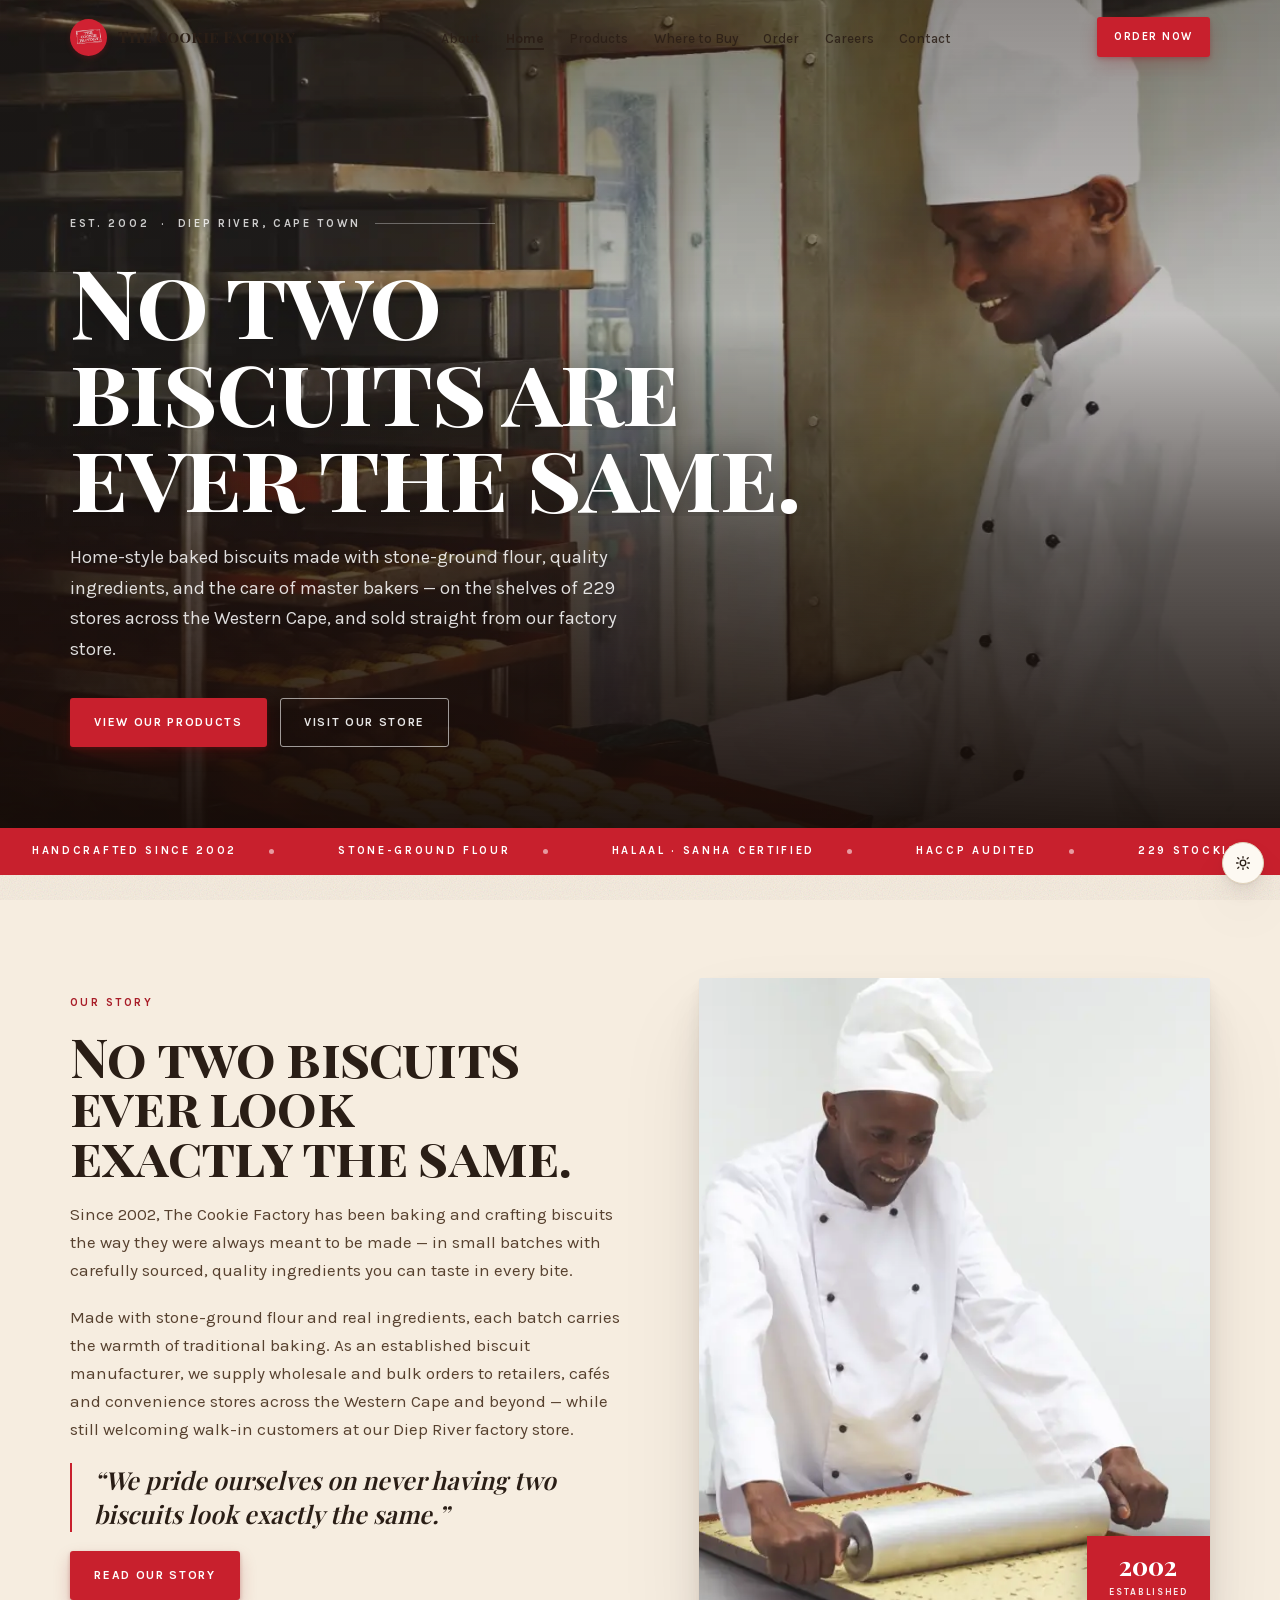
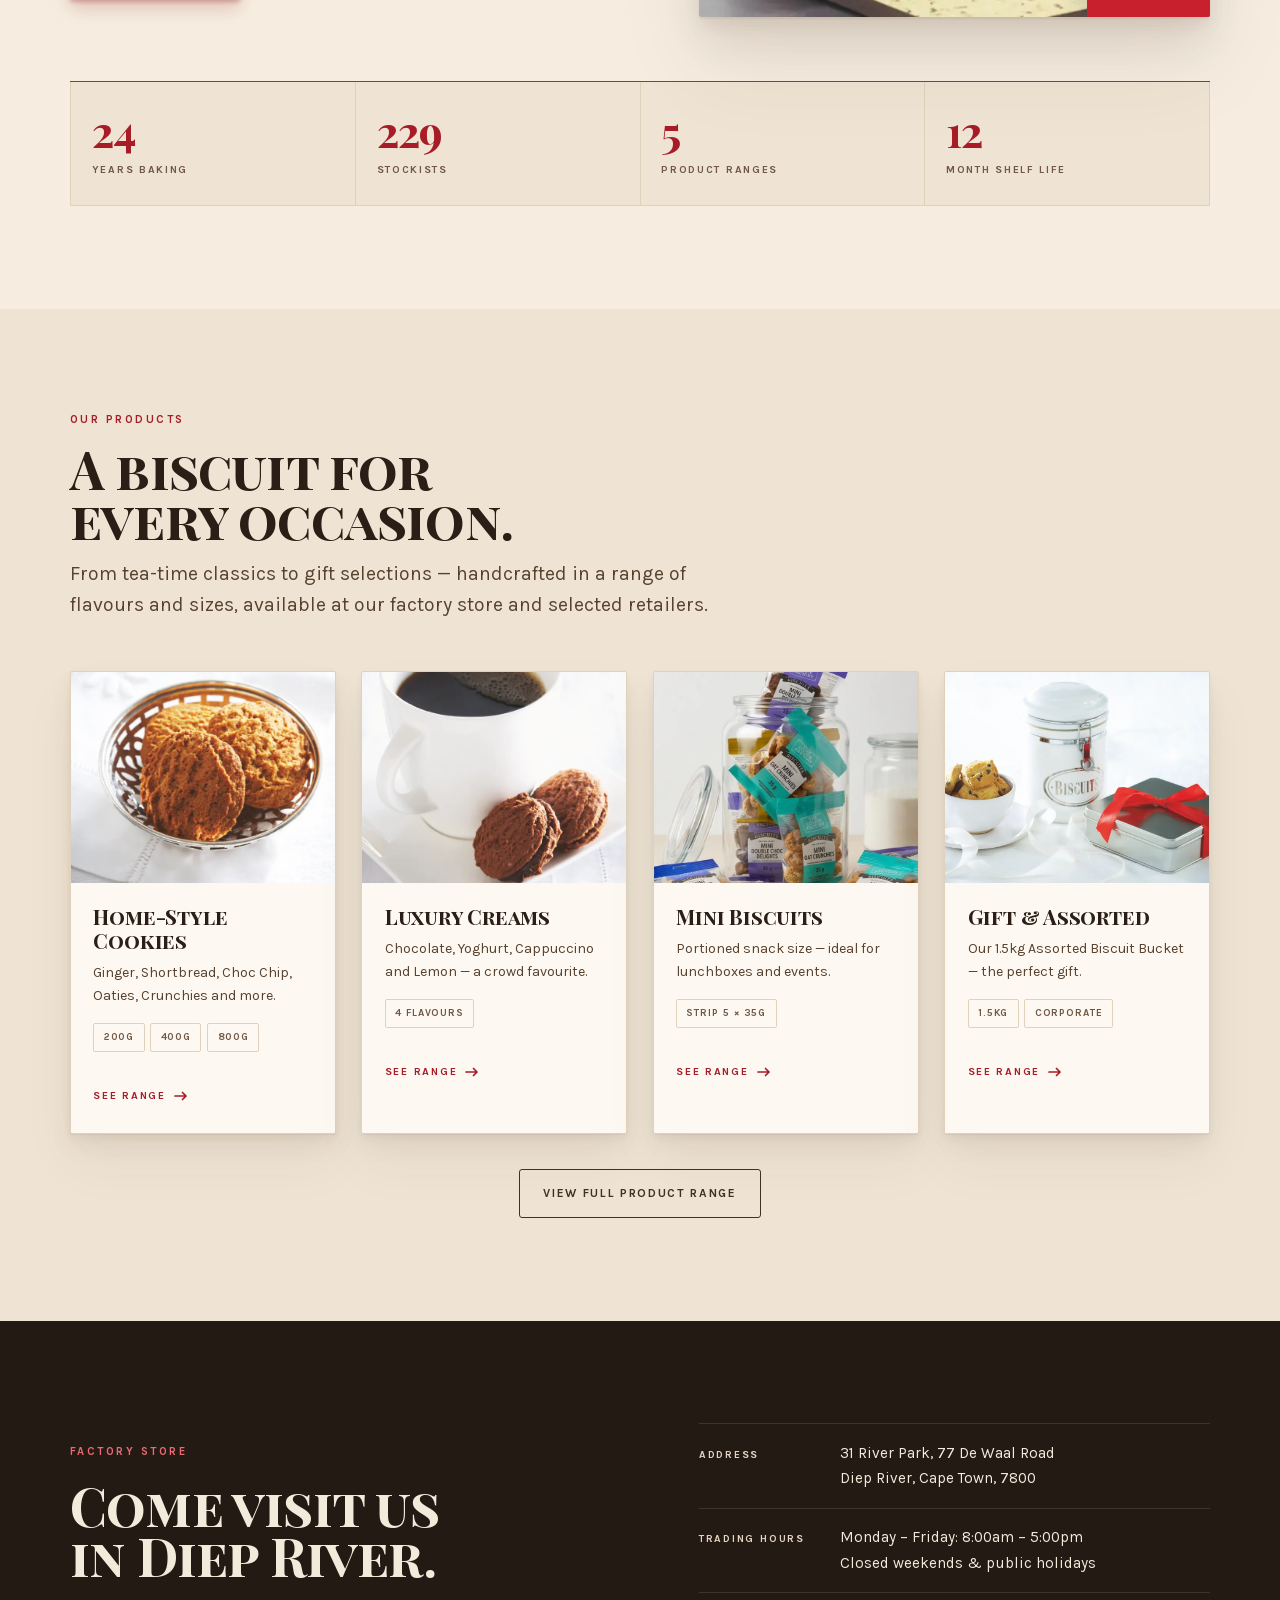
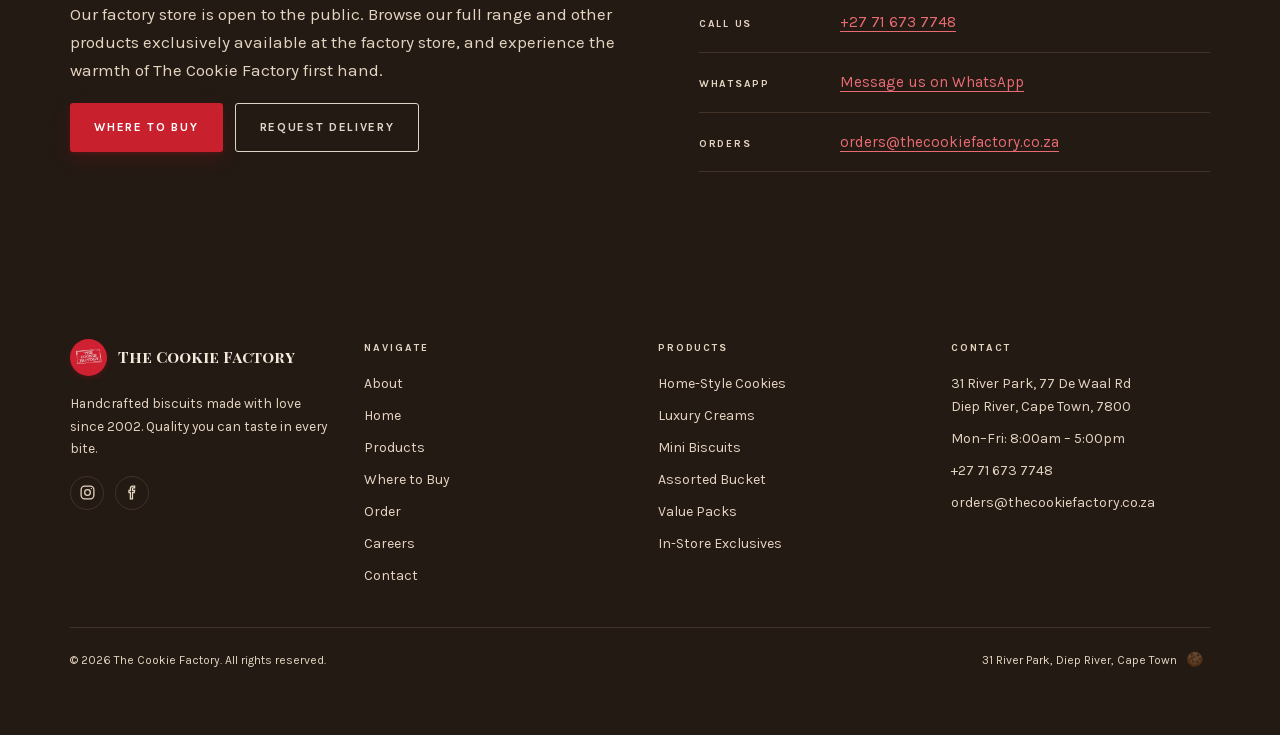
<file: index.html>
<!DOCTYPE html>
<html lang="en-ZA">
<head>
  <!--
       🍪
      ( o o )
       \___/
    You found the crumbs behind the curtain too.
    We're hiring: thecookiefactory.co.za/careers.html
  -->
  <meta charset="UTF-8">
  <meta name="viewport" content="width=device-width, initial-scale=1, viewport-fit=cover">
  <title>The Cookie Factory — Handcrafted Biscuits, Diep River</title>
  <meta name="description" content="The Cookie Factory — home-style baked biscuits crafted by master bakers since 2002. Visit our factory store in Diep River, Cape Town, or request delivery.">
  <link rel="canonical" href="https://thecookiefactory.co.za/">
  <meta name="theme-color" content="#C8202D">
  <meta name="color-scheme" content="light dark">
  <meta property="og:type" content="website">
  <meta property="og:url" content="https://thecookiefactory.co.za/">
  <meta property="og:title" content="The Cookie Factory — Handcrafted Biscuits Since 2002">
  <meta property="og:description" content="The Cookie Factory — home-style baked biscuits crafted by master bakers since 2002. Visit our factory store in Diep River, Cape Town, or request delivery.">
  <meta property="og:image" content="https://thecookiefactory.co.za/assets/images/og-share.jpg">
  <meta property="og:site_name" content="The Cookie Factory">
  <meta property="og:locale" content="en_ZA">
  <meta name="twitter:card" content="summary_large_image">
  <meta name="twitter:title" content="The Cookie Factory — Handcrafted Biscuits Since 2002">
  <meta name="twitter:description" content="The Cookie Factory — home-style baked biscuits crafted by master bakers since 2002. Visit our factory store in Diep River, Cape Town, or request delivery.">
  <meta name="twitter:image" content="https://thecookiefactory.co.za/assets/images/og-share.jpg">
  <link rel="icon" href="assets/images/logo.png">
  <link rel="apple-touch-icon" href="assets/images/logo.png">
  <link rel="preload" href="assets/fonts/karla.woff2" as="font" type="font/woff2" crossorigin>
  <link rel="preload" href="assets/fonts/playfair-sc-700.woff2" as="font" type="font/woff2" crossorigin>
  <link rel="stylesheet" href="css/styles.css">
  <script>try{var t=localStorage.getItem('cf_theme');if(t)document.documentElement.setAttribute('data-theme',t);}catch(e){}</script>
  <script type="application/ld+json">
  {
    "@context": "https://schema.org",
    "@type": "Bakery",
    "@id": "https://thecookiefactory.co.za/#business",
    "name": "The Cookie Factory",
    "image": "https://thecookiefactory.co.za/assets/images/og-share.jpg",
    "url": "https://thecookiefactory.co.za/",
    "telephone": "+27716737748",
    "email": "orders@thecookiefactory.co.za",
    "address": {
      "@type": "PostalAddress",
      "streetAddress": "31 River Park, 77 De Waal Road",
      "addressLocality": "Diep River",
      "addressRegion": "Western Cape",
      "postalCode": "7800",
      "addressCountry": "ZA"
    },
    "geo": { "@type": "GeoCoordinates", "latitude": -34.0361, "longitude": 18.4722 },
    "openingHoursSpecification": [{
      "@type": "OpeningHoursSpecification",
      "dayOfWeek": ["Monday","Tuesday","Wednesday","Thursday","Friday"],
      "opens": "08:00", "closes": "17:00"
    }],
    "hasMap": "https://www.google.com/maps?q=31+River+Park,+77+De+Waal+Road,+Diep+River,+Cape+Town,+7800",
    "sameAs": ["https://www.instagram.com/thecookiefactory.official/","https://www.facebook.com/cookiefactory204"]
  }
  </script>
</head>
<body>
<a class="skip" href="#main">Skip to content</a>

<nav class="nav" id="nav" aria-label="Primary" data-hero="true">
  <div class="wrap nav-in">
    <a class="brandmark" href="index.html">
      <img class="seal" src="assets/images/logo.png" alt="" width="240" height="240">
      <span class="brandname">The Cookie Factory</span>
    </a>
    <ul class="navlinks">
      <li><a class="navlink" href="about.html" data-nav="about.html">About</a></li>
      <li><a class="navlink" href="index.html" data-nav="index.html">Home</a></li>
      <li><a class="navlink" href="products.html" data-nav="products.html">Products</a></li>
      <li><a class="navlink" href="where-to-buy.html" data-nav="where-to-buy.html">Where to Buy</a></li>
      <li><a class="navlink" href="order.html" data-nav="order.html">Order</a></li>
      <li><a class="navlink" href="careers.html" data-nav="careers.html">Careers</a></li>
      <li><a class="navlink" href="contact.html" data-nav="contact.html">Contact</a></li>
    </ul>
    <div class="btn-row">
      <a class="btn btn-primary btn-sm nav-cta" href="order.html">Order Now</a>
      <button class="burger" id="burger" type="button" aria-label="Open menu" aria-expanded="false" aria-controls="mnav">
        <svg width="19" height="19" viewBox="0 0 24 24" fill="none" stroke="currentColor" stroke-width="2" stroke-linecap="round" aria-hidden="true"><path d="M3 6h18M3 12h18M3 18h18"/></svg>
      </button>
    </div>
  </div>
</nav>
<div class="mnav" id="mnav">
  <ul>
    <li><a href="about.html" data-nav="about.html">About</a></li>
    <li><a href="index.html" data-nav="index.html">Home</a></li>
    <li><a href="products.html" data-nav="products.html">Products</a></li>
    <li><a href="where-to-buy.html" data-nav="where-to-buy.html">Where to Buy</a></li>
    <li><a href="order.html" data-nav="order.html">Order</a></li>
    <li><a href="careers.html" data-nav="careers.html">Careers</a></li>
    <li><a href="contact.html" data-nav="contact.html">Contact</a></li>
  </ul>
</div>

<main id="main">
  <header class="hero">
    <div class="hero-plate" id="hero-plate">
      <picture>
        <source srcset="assets/images/hero-baker.webp" type="image/webp">
        <img src="assets/images/hero-baker.jpeg" alt="A master baker at The Cookie Factory working beside the oven racks" width="1139" height="1600" fetchpriority="high">
      </picture>
    </div>
    <div class="hero-veil" aria-hidden="true"></div>
    <div class="wrap hero-in">
      <p class="hero-eyebrow">Est. 2002 &nbsp;·&nbsp; Diep River, Cape Town</p>
      <h1><span class="ln"><span>No two</span></span><span class="ln"><span>biscuits are</span></span><span class="ln"><span>ever the same.</span></span></h1>
      <p class="hero-sub">Home-style baked biscuits made with stone-ground flour, quality ingredients, and the care of master bakers — on the shelves of 229 stores across the Western Cape, and sold straight from our factory store.</p>
      <div class="hero-cta btn-row">
        <a class="btn btn-primary" href="products.html">View Our Products</a>
        <a class="btn btn-ghost" href="where-to-buy.html">Visit Our Store</a>
      </div>
    </div>
  </header>

  <div class="marquee" aria-hidden="true"><div class="marquee-track">
    <span>Handcrafted since 2002</span><span>Stone-ground flour</span><span>Halaal · SANHA certified</span><span>HACCP audited</span><span>229 stockists</span><span>Diep River, Cape Town</span>
    <span>Handcrafted since 2002</span><span>Stone-ground flour</span><span>Halaal · SANHA certified</span><span>HACCP audited</span><span>229 stockists</span><span>Diep River, Cape Town</span>
  </div></div>
  <section class="sec">
    <div class="wrap">
      <div class="split split--wide">
        <div class="rv stack" style="gap:1.2rem;">
          <p class="label">Our Story</p>
          <h2 class="display">No two biscuits ever look exactly the same.</h2>
          <p class="body-copy">Since 2002, The Cookie Factory has been baking and crafting biscuits the way they were always meant to be made — in small batches with carefully sourced, quality ingredients you can taste in every bite.</p>
          <p class="body-copy">Made with stone-ground flour and real ingredients, each batch carries the warmth of traditional baking. As an established biscuit manufacturer, we supply wholesale and bulk orders to retailers, cafés and convenience stores across the Western Cape and beyond — while still welcoming walk-in customers at our Diep River factory store.</p>
          <blockquote class="pull">&ldquo;We pride ourselves on never having two biscuits look exactly the same.&rdquo;</blockquote>
          <p><a class="btn btn-primary" href="about.html">Read Our Story</a></p>
        </div>
        <div class="rv rv-d2">
          <figure class="plate">
            <picture>
            <source srcset="assets/images/hero-rolling.webp" type="image/webp">
            <img src="assets/images/hero-rolling.jpeg" alt="A baker rolling biscuit dough at the Diep River factory" width="1000" height="729" loading="lazy" decoding="async">
          </picture>
            <figcaption class="plate-stamp"><b>2002</b><small>Established</small></figcaption>
          </figure>
        </div>
      </div>
      <div class="rv" style="margin-top:clamp(2.5rem,6vw,4rem);">
        <hr class="rack" data-rack>
        <ul class="figs">
          <li class="fig"><b data-count="24">24</b><small>Years baking</small></li>
          <li class="fig"><b data-count="229">229</b><small>Stockists</small></li>
          <li class="fig"><b data-count="5">5</b><small>Product ranges</small></li>
          <li class="fig"><b data-count="12">12</b><small>Month shelf life</small></li>
        </ul>
      </div>
    </div>
  </section>

  <section class="sec sec--raised">
    <div class="wrap">
      <div class="sec-head rv">
        <p class="label">Our Products</p>
        <h2 class="display">A biscuit for every occasion.</h2>
        <p class="lede">From tea-time classics to gift selections — handcrafted in a range of flavours and sizes, available at our factory store and selected retailers.</p>
      </div>
      <div class="grid g4">
        <a class="tilt rv" href="products.html#home-style"><div class="tilt-media"><picture>
            <source srcset="assets/images/product-ginger.webp" type="image/webp">
            <img src="assets/images/product-ginger.jpeg" alt="Home-style ginger cookies in a wire basket" width="676" height="900" loading="lazy" decoding="async">
          </picture></div><div class="tilt-body"><h3>Home-Style Cookies</h3><p>Ginger, Shortbread, Choc Chip, Oaties, Crunchies and more.</p><ul class="chips"><li class="chip">200g</li><li class="chip">400g</li><li class="chip">800g</li></ul><span class="go">See range <svg width="14" height="10" viewBox="0 0 14 10" fill="none" aria-hidden="true"><path d="M1 5h11M8.5 1.5 12 5l-3.5 3.5" stroke="currentColor" stroke-width="1.7" stroke-linecap="round" stroke-linejoin="round"/></svg></span></div></a>
        <a class="tilt rv rv-d1" href="products.html#luxury-creams"><div class="tilt-media"><picture>
            <source srcset="assets/images/product-choc-cream.webp" type="image/webp">
            <img src="assets/images/product-choc-cream.jpeg" alt="Chocolate cream biscuits served beside a cup of coffee" width="677" height="900" loading="lazy" decoding="async">
          </picture></div><div class="tilt-body"><h3>Luxury Creams</h3><p>Chocolate, Yoghurt, Cappuccino and Lemon — a crowd favourite.</p><ul class="chips"><li class="chip">4 flavours</li></ul><span class="go">See range <svg width="14" height="10" viewBox="0 0 14 10" fill="none" aria-hidden="true"><path d="M1 5h11M8.5 1.5 12 5l-3.5 3.5" stroke="currentColor" stroke-width="1.7" stroke-linecap="round" stroke-linejoin="round"/></svg></span></div></a>
        <a class="tilt rv rv-d2" href="products.html#mini-biscuits"><div class="tilt-media"><picture>
            <source srcset="assets/images/product-mini-biscuits.webp" type="image/webp">
            <img src="assets/images/product-mini-biscuits.jpeg" alt="Mini biscuit strips in a glass jar" width="724" height="900" loading="lazy" decoding="async">
          </picture></div><div class="tilt-body"><h3>Mini Biscuits</h3><p>Portioned snack size — ideal for lunchboxes and events.</p><ul class="chips"><li class="chip">Strip 5 &times; 35g</li></ul><span class="go">See range <svg width="14" height="10" viewBox="0 0 14 10" fill="none" aria-hidden="true"><path d="M1 5h11M8.5 1.5 12 5l-3.5 3.5" stroke="currentColor" stroke-width="1.7" stroke-linecap="round" stroke-linejoin="round"/></svg></span></div></a>
        <a class="tilt rv rv-d3" href="products.html#assorted-bucket"><div class="tilt-media"><picture>
            <source srcset="assets/images/gift-tin.webp" type="image/webp">
            <img src="assets/images/gift-tin.jpeg" alt="A Cookie Factory gift selection tin tied with a red ribbon" width="1100" height="705" loading="lazy" decoding="async">
          </picture></div><div class="tilt-body"><h3>Gift &amp; Assorted</h3><p>Our 1.5kg Assorted Biscuit Bucket — the perfect gift.</p><ul class="chips"><li class="chip">1.5kg</li><li class="chip">Corporate</li></ul><span class="go">See range <svg width="14" height="10" viewBox="0 0 14 10" fill="none" aria-hidden="true"><path d="M1 5h11M8.5 1.5 12 5l-3.5 3.5" stroke="currentColor" stroke-width="1.7" stroke-linecap="round" stroke-linejoin="round"/></svg></span></div></a>
      </div>
      <p class="rv" style="margin-top:2.2rem;text-align:center;"><a class="btn btn-ghost" href="products.html">View Full Product Range</a></p>
    </div>
  </section>

  <section class="sec sec--ink">
    <div class="wrap">
      <div class="split split--wide">
        <div class="rv stack" style="gap:1.2rem;">
          <p class="label">Factory Store</p>
          <h2 class="display">Come visit us in Diep River.</h2>
          <p class="body-copy">Our factory store is open to the public. Browse our full range and other products exclusively available at the factory store, and experience the warmth of The Cookie Factory first hand.</p>
          <div class="btn-row"><a class="btn btn-primary" href="where-to-buy.html">Where to Buy</a><a class="btn btn-ghost" href="order.html">Request Delivery</a></div>
        </div>
        <div class="rv rv-d2">
          <dl class="rows">
            <div class="row"><dt>Address</dt><dd>31 River Park, 77 De Waal Road<br>Diep River, Cape Town, 7800</dd></div>
            <div class="row"><dt>Trading hours</dt><dd>Monday &ndash; Friday: 8:00am &ndash; 5:00pm<br>Closed weekends &amp; public holidays</dd></div>
            <div class="row"><dt>Call us</dt><dd><a href="tel:+27716737748">+27 71 673 7748</a></dd></div>
            <div class="row"><dt>WhatsApp</dt><dd><a href="https://wa.me/27716737748" target="_blank" rel="noopener">Message us on WhatsApp</a></dd></div>
            <div class="row"><dt>Orders</dt><dd><a href="mailto:orders@thecookiefactory.co.za">orders@thecookiefactory.co.za</a></dd></div>
          </dl>
        </div>
      </div>
    </div>
  </section>
</main>

<footer class="foot">
  <div class="wrap">
    <div class="foot-grid">
      <div>
        <a class="brandmark" href="index.html" style="margin-bottom:1rem;">
          <img class="seal" src="assets/images/logo.png" alt="" width="240" height="240">
          <span class="brandname">The Cookie Factory</span>
        </a>
        <p style="font-size:.86rem;max-width:30ch;">Handcrafted biscuits made with love since 2002. Quality you can taste in every bite.</p>
        <div class="socials">
          <a href="https://www.instagram.com/thecookiefactory.official/" target="_blank" rel="noopener" aria-label="The Cookie Factory on Instagram">
            <svg width="17" height="17" viewBox="0 0 24 24" fill="none" stroke="currentColor" stroke-width="1.8" aria-hidden="true"><rect x="3" y="3" width="18" height="18" rx="5"/><circle cx="12" cy="12" r="4"/><circle cx="17.5" cy="6.5" r="1" fill="currentColor" stroke="none"/></svg>
          </a>
          <a href="https://www.facebook.com/cookiefactory204" target="_blank" rel="noopener" aria-label="The Cookie Factory on Facebook">
            <svg width="17" height="17" viewBox="0 0 24 24" fill="none" stroke="currentColor" stroke-width="1.8" aria-hidden="true"><path d="M15 3h-2.5A3.5 3.5 0 0 0 9 6.5V9H7v3h2v9h3v-9h2.5l.5-3H12V6.5a1 1 0 0 1 1-1h2z"/></svg>
          </a>
        </div>
      </div>
      <nav aria-labelledby="foot-nav">
        <h2 id="foot-nav">Navigate</h2>
        <ul>
          <li><a href="about.html">About</a></li>
          <li><a href="index.html">Home</a></li>
          <li><a href="products.html">Products</a></li>
          <li><a href="where-to-buy.html">Where to Buy</a></li>
          <li><a href="order.html">Order</a></li>
          <li><a href="careers.html">Careers</a></li>
          <li><a href="contact.html">Contact</a></li>
        </ul>
      </nav>
      <nav aria-labelledby="foot-prod">
        <h2 id="foot-prod">Products</h2>
        <ul>
          <li><a href="products.html#home-style">Home-Style Cookies</a></li>
          <li><a href="products.html#luxury-creams">Luxury Creams</a></li>
          <li><a href="products.html#mini-biscuits">Mini Biscuits</a></li>
          <li><a href="products.html#assorted-bucket">Assorted Bucket</a></li>
          <li><a href="products.html#value-packs">Value Packs</a></li>
          <li><a href="products.html#in-store-exclusive">In-Store Exclusives</a></li>
        </ul>
      </nav>
      <div>
        <h2>Contact</h2>
        <ul>
          <li>31 River Park, 77 De Waal Rd<br>Diep River, Cape Town, 7800</li>
          <li>Mon–Fri: 8:00am – 5:00pm</li>
          <li><a href="tel:+27716737748">+27 71 673 7748</a></li>
          <li><a href="mailto:orders@thecookiefactory.co.za">orders@thecookiefactory.co.za</a></li>
        </ul>
      </div>
    </div>
    <div class="foot-base">
      <p><button type="button" class="copyright-line">© 2026 The Cookie Factory. All rights reserved.</button></p>
      <p>31 River Park, Diep River, Cape Town <a class="egg-crumb" href="secret-recipe.html" aria-label="A crumb">🍪</a></p>
    </div>
  </div>
</footer>

<button id="back-to-top" type="button" aria-label="Back to top">
  <svg width="18" height="18" viewBox="0 0 24 24" fill="none" stroke="currentColor" stroke-width="2.5" stroke-linecap="round" stroke-linejoin="round" aria-hidden="true"><polyline points="18 15 12 9 6 15"/></svg>
</button>
<button class="tt" id="theme-toggle" type="button" aria-label="Switch colour theme">
  <svg width="16" height="16" viewBox="0 0 24 24" fill="none" stroke="currentColor" stroke-width="2" stroke-linecap="round" aria-hidden="true"><circle cx="12" cy="12" r="4.2"/><path d="M12 2.4v2.2M12 19.4v2.2M4.2 4.2l1.6 1.6M18.2 18.2l1.6 1.6M2.4 12h2.2M19.4 12h2.2M4.2 19.8l1.6-1.6M18.2 5.8l1.6-1.6"/></svg>
</button>

<script src="js/main.js" defer></script>
</body>
</html>
</file>
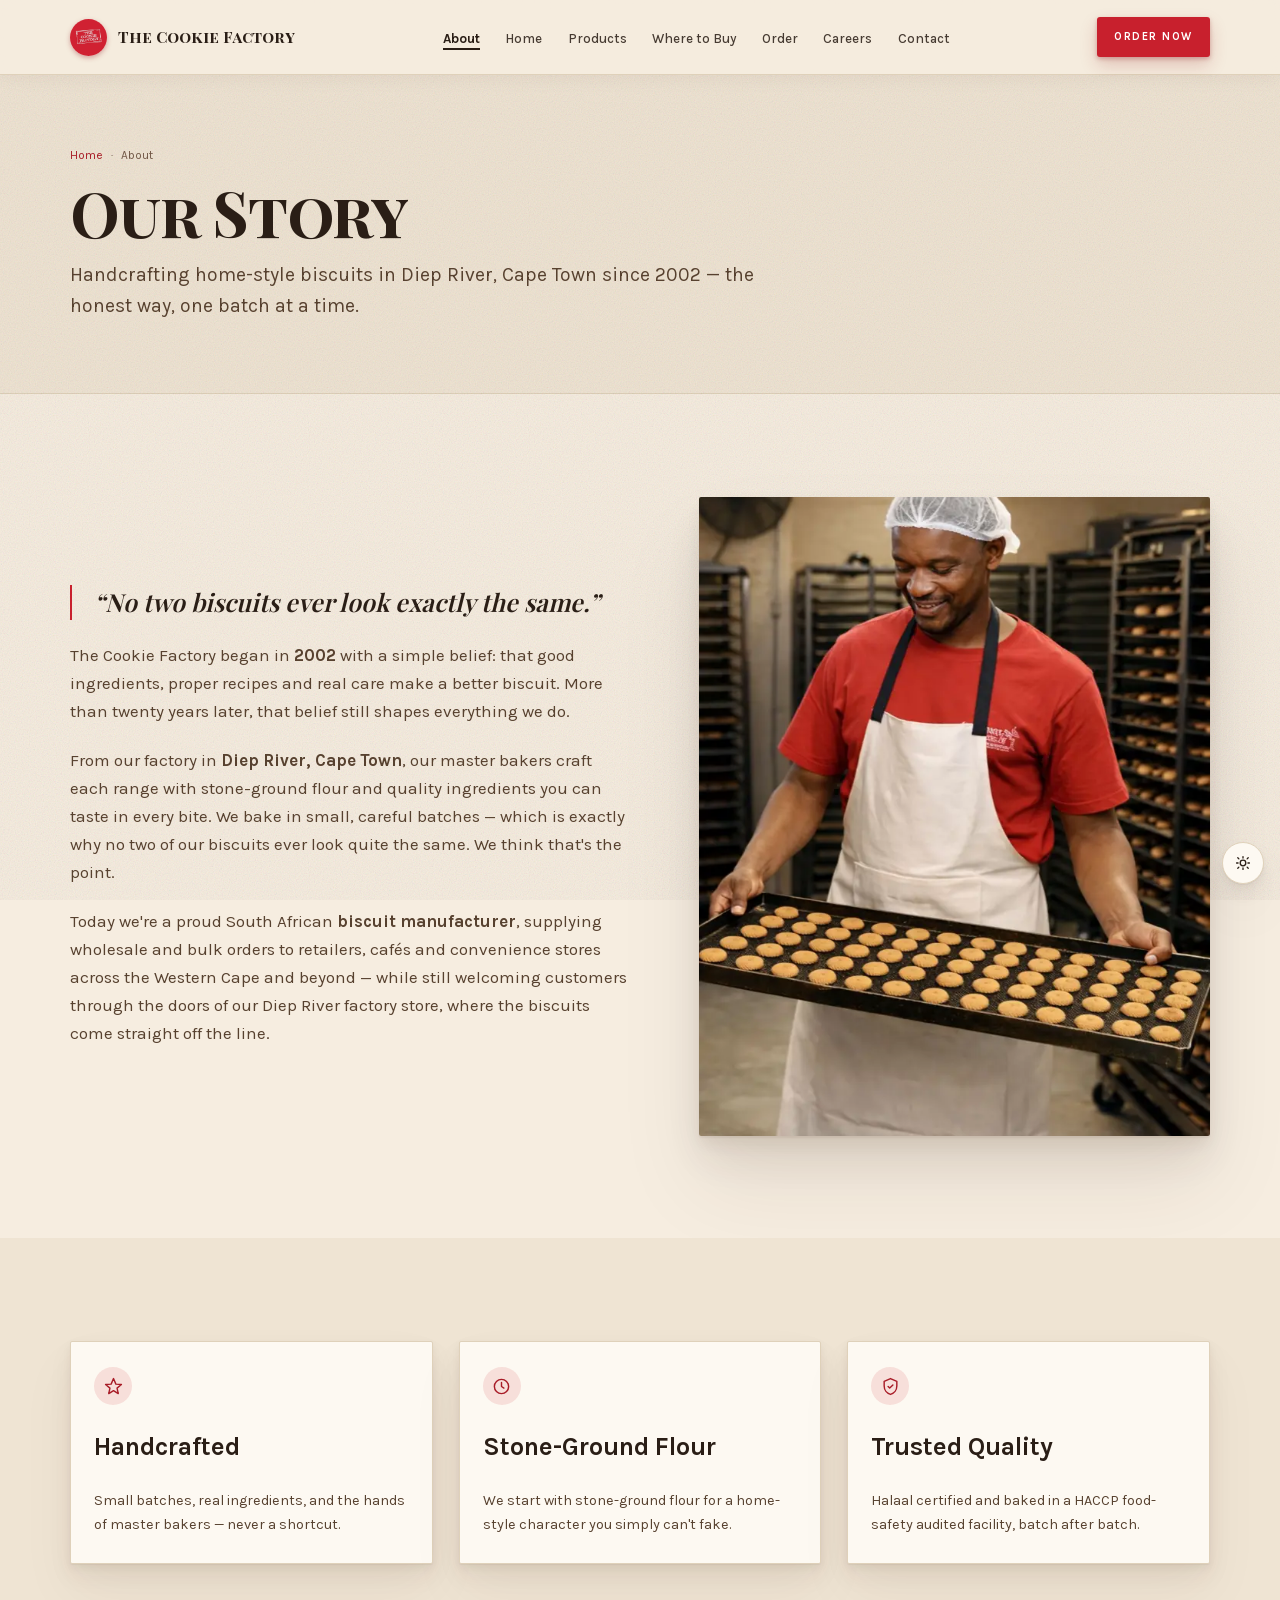
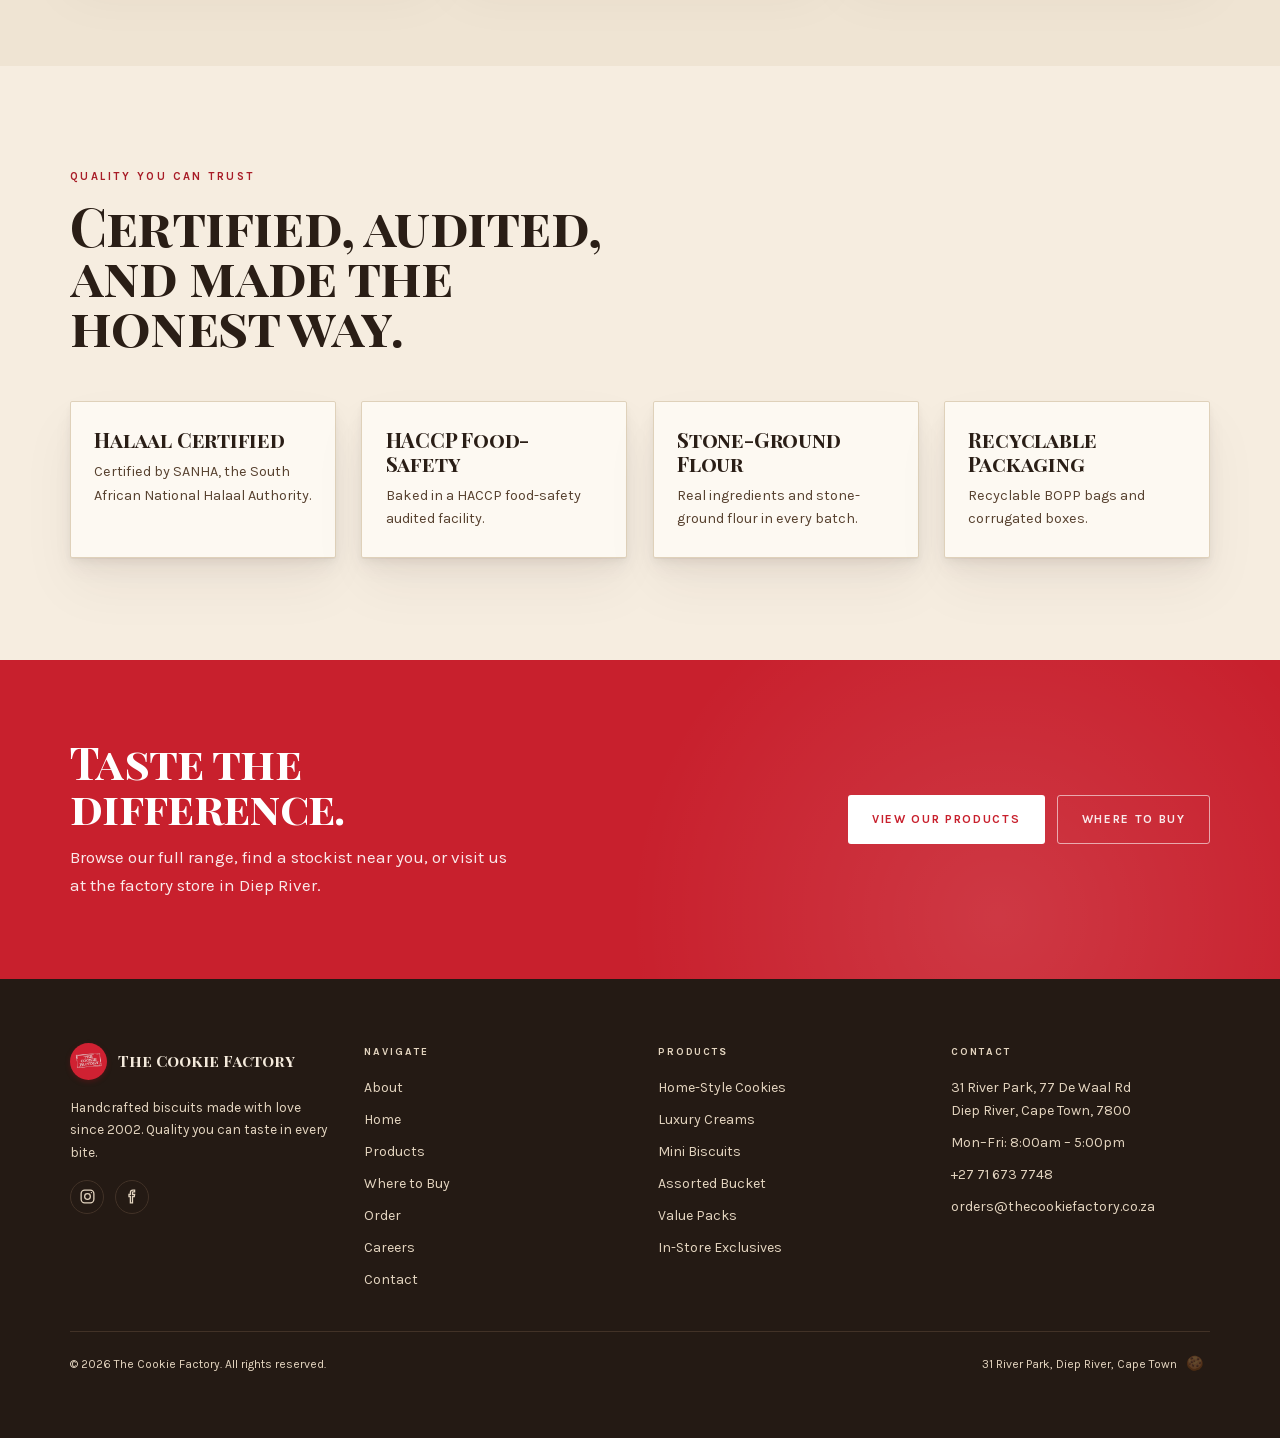
<file: about.html>
<!DOCTYPE html>
<html lang="en-ZA">
<head>
  <!--
       🍪
      ( o o )
       \___/
    You found the crumbs behind the curtain too.
    We're hiring: thecookiefactory.co.za/careers.html
  -->
  <meta charset="UTF-8">
  <meta name="viewport" content="width=device-width, initial-scale=1, viewport-fit=cover">
  <title>Our Story — The Cookie Factory, Diep River</title>
  <meta name="description" content="The Cookie Factory has been handcrafting biscuits in Diep River, Cape Town since 2002 — stone-ground flour, master bakers, and no two biscuits ever the same.">
  <link rel="canonical" href="https://thecookiefactory.co.za/about.html">
  <meta name="theme-color" content="#C8202D">
  <meta name="color-scheme" content="light dark">
  <meta property="og:type" content="website">
  <meta property="og:url" content="https://thecookiefactory.co.za/about.html">
  <meta property="og:title" content="Our Story — The Cookie Factory, Diep River">
  <meta property="og:description" content="Handcrafting biscuits in Diep River, Cape Town since 2002 — stone-ground flour, master bakers, and no two biscuits ever the same.">
  <meta property="og:image" content="https://thecookiefactory.co.za/assets/images/og-share.jpg">
  <meta property="og:site_name" content="The Cookie Factory">
  <meta property="og:locale" content="en_ZA">
  <meta name="twitter:card" content="summary_large_image">
  <meta name="twitter:title" content="Our Story — The Cookie Factory, Diep River">
  <meta name="twitter:description" content="Handcrafting biscuits in Diep River, Cape Town since 2002 — stone-ground flour, master bakers, and no two biscuits ever the same.">
  <meta name="twitter:image" content="https://thecookiefactory.co.za/assets/images/og-share.jpg">
  <link rel="icon" href="assets/images/logo.png">
  <link rel="apple-touch-icon" href="assets/images/logo.png">
  <link rel="preload" href="assets/fonts/karla.woff2" as="font" type="font/woff2" crossorigin>
  <link rel="preload" href="assets/fonts/playfair-sc-700.woff2" as="font" type="font/woff2" crossorigin>
  <link rel="stylesheet" href="css/styles.css">
  <script>try{var t=localStorage.getItem('cf_theme');if(t)document.documentElement.setAttribute('data-theme',t);}catch(e){}</script>
  <script type="application/ld+json">
  {
    "@context": "https://schema.org",
    "@type": "Bakery",
    "@id": "https://thecookiefactory.co.za/#business",
    "name": "The Cookie Factory",
    "image": "https://thecookiefactory.co.za/assets/images/og-share.jpg",
    "url": "https://thecookiefactory.co.za/",
    "telephone": "+27716737748",
    "email": "orders@thecookiefactory.co.za",
    "address": {
      "@type": "PostalAddress",
      "streetAddress": "31 River Park, 77 De Waal Road",
      "addressLocality": "Diep River",
      "addressRegion": "Western Cape",
      "postalCode": "7800",
      "addressCountry": "ZA"
    },
    "geo": { "@type": "GeoCoordinates", "latitude": -34.0361, "longitude": 18.4722 },
    "openingHoursSpecification": [{
      "@type": "OpeningHoursSpecification",
      "dayOfWeek": ["Monday","Tuesday","Wednesday","Thursday","Friday"],
      "opens": "08:00", "closes": "17:00"
    }],
    "hasMap": "https://www.google.com/maps?q=31+River+Park,+77+De+Waal+Road,+Diep+River,+Cape+Town,+7800",
    "sameAs": ["https://www.instagram.com/thecookiefactory.official/","https://www.facebook.com/cookiefactory204"]
  }
  </script>
</head>
<body>
<a class="skip" href="#main">Skip to content</a>

<nav class="nav" id="nav" aria-label="Primary">
  <div class="wrap nav-in">
    <a class="brandmark" href="index.html">
      <img class="seal" src="assets/images/logo.png" alt="" width="240" height="240">
      <span class="brandname">The Cookie Factory</span>
    </a>
    <ul class="navlinks">
      <li><a class="navlink" href="about.html" data-nav="about.html">About</a></li>
      <li><a class="navlink" href="index.html" data-nav="index.html">Home</a></li>
      <li><a class="navlink" href="products.html" data-nav="products.html">Products</a></li>
      <li><a class="navlink" href="where-to-buy.html" data-nav="where-to-buy.html">Where to Buy</a></li>
      <li><a class="navlink" href="order.html" data-nav="order.html">Order</a></li>
      <li><a class="navlink" href="careers.html" data-nav="careers.html">Careers</a></li>
      <li><a class="navlink" href="contact.html" data-nav="contact.html">Contact</a></li>
    </ul>
    <div class="btn-row">
      <a class="btn btn-primary btn-sm nav-cta" href="order.html">Order Now</a>
      <button class="burger" id="burger" type="button" aria-label="Open menu" aria-expanded="false" aria-controls="mnav">
        <svg width="19" height="19" viewBox="0 0 24 24" fill="none" stroke="currentColor" stroke-width="2" stroke-linecap="round" aria-hidden="true"><path d="M3 6h18M3 12h18M3 18h18"/></svg>
      </button>
    </div>
  </div>
</nav>
<div class="mnav" id="mnav">
  <ul>
    <li><a href="about.html" data-nav="about.html">About</a></li>
    <li><a href="index.html" data-nav="index.html">Home</a></li>
    <li><a href="products.html" data-nav="products.html">Products</a></li>
    <li><a href="where-to-buy.html" data-nav="where-to-buy.html">Where to Buy</a></li>
    <li><a href="order.html" data-nav="order.html">Order</a></li>
    <li><a href="careers.html" data-nav="careers.html">Careers</a></li>
    <li><a href="contact.html" data-nav="contact.html">Contact</a></li>
  </ul>
</div>

<main id="main">
  <div class="banner"><div class="wrap">
    <nav aria-label="Breadcrumb"><ol class="crumbs"><li><a href="index.html">Home</a></li><li aria-hidden="true">·</li><li aria-current="page">About</li></ol></nav>
    <h1>Our Story</h1>
    <p class="lede">Handcrafting home-style biscuits in Diep River, Cape Town since 2002 — the honest way, one batch at a time.</p>
  </div></div>

  <section class="sec">
    <div class="wrap">
      <div class="split split--wide">
        <div class="rv stack" style="gap:1.3rem;">
          <blockquote class="pull">&ldquo;No two biscuits ever look exactly the same.&rdquo;</blockquote>
          <p class="body-copy">The Cookie Factory began in <b>2002</b> with a simple belief: that good ingredients, proper recipes and real care make a better biscuit. More than twenty years later, that belief still shapes everything we do.</p>
          <p class="body-copy">From our factory in <b>Diep River, Cape Town</b>, our master bakers craft each range with stone-ground flour and quality ingredients you can taste in every bite. We bake in small, careful batches — which is exactly why no two of our biscuits ever look quite the same. We think that's the point.</p>
          <p class="body-copy">Today we're a proud South African <b>biscuit manufacturer</b>, supplying wholesale and bulk orders to retailers, cafés and convenience stores across the Western Cape and beyond — while still welcoming customers through the doors of our Diep River factory store, where the biscuits come straight off the line.</p>
        </div>
        <div class="rv rv-d2"><figure class="plate"><picture>
            <source srcset="assets/images/about-bakers.webp" type="image/webp">
            <img src="assets/images/about-bakers.jpeg" alt="A baker at The Cookie Factory holding a tray of freshly baked biscuits" width="666" height="1000" loading="lazy" decoding="async">
          </picture></figure></div>
      </div>
    </div>
  </section>

  <section class="sec sec--raised">
    <div class="wrap">
      <div class="grid g3">
        <div class="card rv"><div class="ic"><svg width="19" height="19" viewBox="0 0 24 24" fill="none" stroke="currentColor" stroke-width="1.8" stroke-linecap="round" stroke-linejoin="round" aria-hidden="true"><path d="M12 2 15 9l7 .5-5.5 4.5L18 21l-6-3.8L6 21l1.5-7L2 9.5 9 9z"/></svg></div><h2>Handcrafted</h2><p>Small batches, real ingredients, and the hands of master bakers — never a shortcut.</p></div>
        <div class="card rv rv-d1"><div class="ic"><svg width="19" height="19" viewBox="0 0 24 24" fill="none" stroke="currentColor" stroke-width="1.8" stroke-linecap="round" stroke-linejoin="round" aria-hidden="true"><circle cx="12" cy="12" r="9"/><path d="M12 7v5l3 2"/></svg></div><h2>Stone-Ground Flour</h2><p>We start with stone-ground flour for a home-style character you simply can't fake.</p></div>
        <div class="card rv rv-d2"><div class="ic"><svg width="19" height="19" viewBox="0 0 24 24" fill="none" stroke="currentColor" stroke-width="1.8" stroke-linecap="round" stroke-linejoin="round" aria-hidden="true"><path d="M12 2 4 5.5v6c0 5 3.4 9.3 8 10.5 4.6-1.2 8-5.5 8-10.5v-6z"/><path d="m9 12 2 2 4-4"/></svg></div><h2>Trusted Quality</h2><p>Halaal certified and baked in a HACCP food-safety audited facility, batch after batch.</p></div>
      </div>
    </div>
  </section>

  <section class="sec">
    <div class="wrap">
      <div class="sec-head rv"><p class="label">Quality You Can Trust</p><h2 class="display">Certified, audited, and made the honest way.</h2></div>
      <div class="grid g4">
        <div class="card rv"><h3>Halaal Certified</h3><p>Certified by SANHA, the South African National Halaal Authority.</p></div>
        <div class="card rv rv-d1"><h3>HACCP Food-Safety</h3><p>Baked in a HACCP food-safety audited facility.</p></div>
        <div class="card rv rv-d2"><h3>Stone-Ground Flour</h3><p>Real ingredients and stone-ground flour in every batch.</p></div>
        <div class="card rv rv-d3"><h3>Recyclable Packaging</h3><p>Recyclable BOPP bags and corrugated boxes.</p></div>
      </div>
    </div>
  </section>

  <section class="closer"><div class="wrap closer-in">
    <div><h2>Taste the difference.</h2><p>Browse our full range, find a stockist near you, or visit us at the factory store in Diep River.</p></div>
    <div class="btn-row"><a class="btn btn-light" href="products.html">View Our Products</a><a class="btn btn-ghost" href="where-to-buy.html">Where to Buy</a></div>
  </div></section>
</main>

<footer class="foot">
  <div class="wrap">
    <div class="foot-grid">
      <div>
        <a class="brandmark" href="index.html" style="margin-bottom:1rem;">
          <img class="seal" src="assets/images/logo.png" alt="" width="240" height="240">
          <span class="brandname">The Cookie Factory</span>
        </a>
        <p style="font-size:.86rem;max-width:30ch;">Handcrafted biscuits made with love since 2002. Quality you can taste in every bite.</p>
        <div class="socials">
          <a href="https://www.instagram.com/thecookiefactory.official/" target="_blank" rel="noopener" aria-label="The Cookie Factory on Instagram">
            <svg width="17" height="17" viewBox="0 0 24 24" fill="none" stroke="currentColor" stroke-width="1.8" aria-hidden="true"><rect x="3" y="3" width="18" height="18" rx="5"/><circle cx="12" cy="12" r="4"/><circle cx="17.5" cy="6.5" r="1" fill="currentColor" stroke="none"/></svg>
          </a>
          <a href="https://www.facebook.com/cookiefactory204" target="_blank" rel="noopener" aria-label="The Cookie Factory on Facebook">
            <svg width="17" height="17" viewBox="0 0 24 24" fill="none" stroke="currentColor" stroke-width="1.8" aria-hidden="true"><path d="M15 3h-2.5A3.5 3.5 0 0 0 9 6.5V9H7v3h2v9h3v-9h2.5l.5-3H12V6.5a1 1 0 0 1 1-1h2z"/></svg>
          </a>
        </div>
      </div>
      <nav aria-labelledby="foot-nav">
        <h2 id="foot-nav">Navigate</h2>
        <ul>
          <li><a href="about.html">About</a></li>
          <li><a href="index.html">Home</a></li>
          <li><a href="products.html">Products</a></li>
          <li><a href="where-to-buy.html">Where to Buy</a></li>
          <li><a href="order.html">Order</a></li>
          <li><a href="careers.html">Careers</a></li>
          <li><a href="contact.html">Contact</a></li>
        </ul>
      </nav>
      <nav aria-labelledby="foot-prod">
        <h2 id="foot-prod">Products</h2>
        <ul>
          <li><a href="products.html#home-style">Home-Style Cookies</a></li>
          <li><a href="products.html#luxury-creams">Luxury Creams</a></li>
          <li><a href="products.html#mini-biscuits">Mini Biscuits</a></li>
          <li><a href="products.html#assorted-bucket">Assorted Bucket</a></li>
          <li><a href="products.html#value-packs">Value Packs</a></li>
          <li><a href="products.html#in-store-exclusive">In-Store Exclusives</a></li>
        </ul>
      </nav>
      <div>
        <h2>Contact</h2>
        <ul>
          <li>31 River Park, 77 De Waal Rd<br>Diep River, Cape Town, 7800</li>
          <li>Mon–Fri: 8:00am – 5:00pm</li>
          <li><a href="tel:+27716737748">+27 71 673 7748</a></li>
          <li><a href="mailto:orders@thecookiefactory.co.za">orders@thecookiefactory.co.za</a></li>
        </ul>
      </div>
    </div>
    <div class="foot-base">
      <p><button type="button" class="copyright-line">© 2026 The Cookie Factory. All rights reserved.</button></p>
      <p>31 River Park, Diep River, Cape Town <a class="egg-crumb" href="secret-recipe.html" aria-label="A crumb">🍪</a></p>
    </div>
  </div>
</footer>

<button id="back-to-top" type="button" aria-label="Back to top">
  <svg width="18" height="18" viewBox="0 0 24 24" fill="none" stroke="currentColor" stroke-width="2.5" stroke-linecap="round" stroke-linejoin="round" aria-hidden="true"><polyline points="18 15 12 9 6 15"/></svg>
</button>
<button class="tt" id="theme-toggle" type="button" aria-label="Switch colour theme">
  <svg width="16" height="16" viewBox="0 0 24 24" fill="none" stroke="currentColor" stroke-width="2" stroke-linecap="round" aria-hidden="true"><circle cx="12" cy="12" r="4.2"/><path d="M12 2.4v2.2M12 19.4v2.2M4.2 4.2l1.6 1.6M18.2 18.2l1.6 1.6M2.4 12h2.2M19.4 12h2.2M4.2 19.8l1.6-1.6M18.2 5.8l1.6-1.6"/></svg>
</button>

<script src="js/main.js" defer></script>
</body>
</html>
</file>
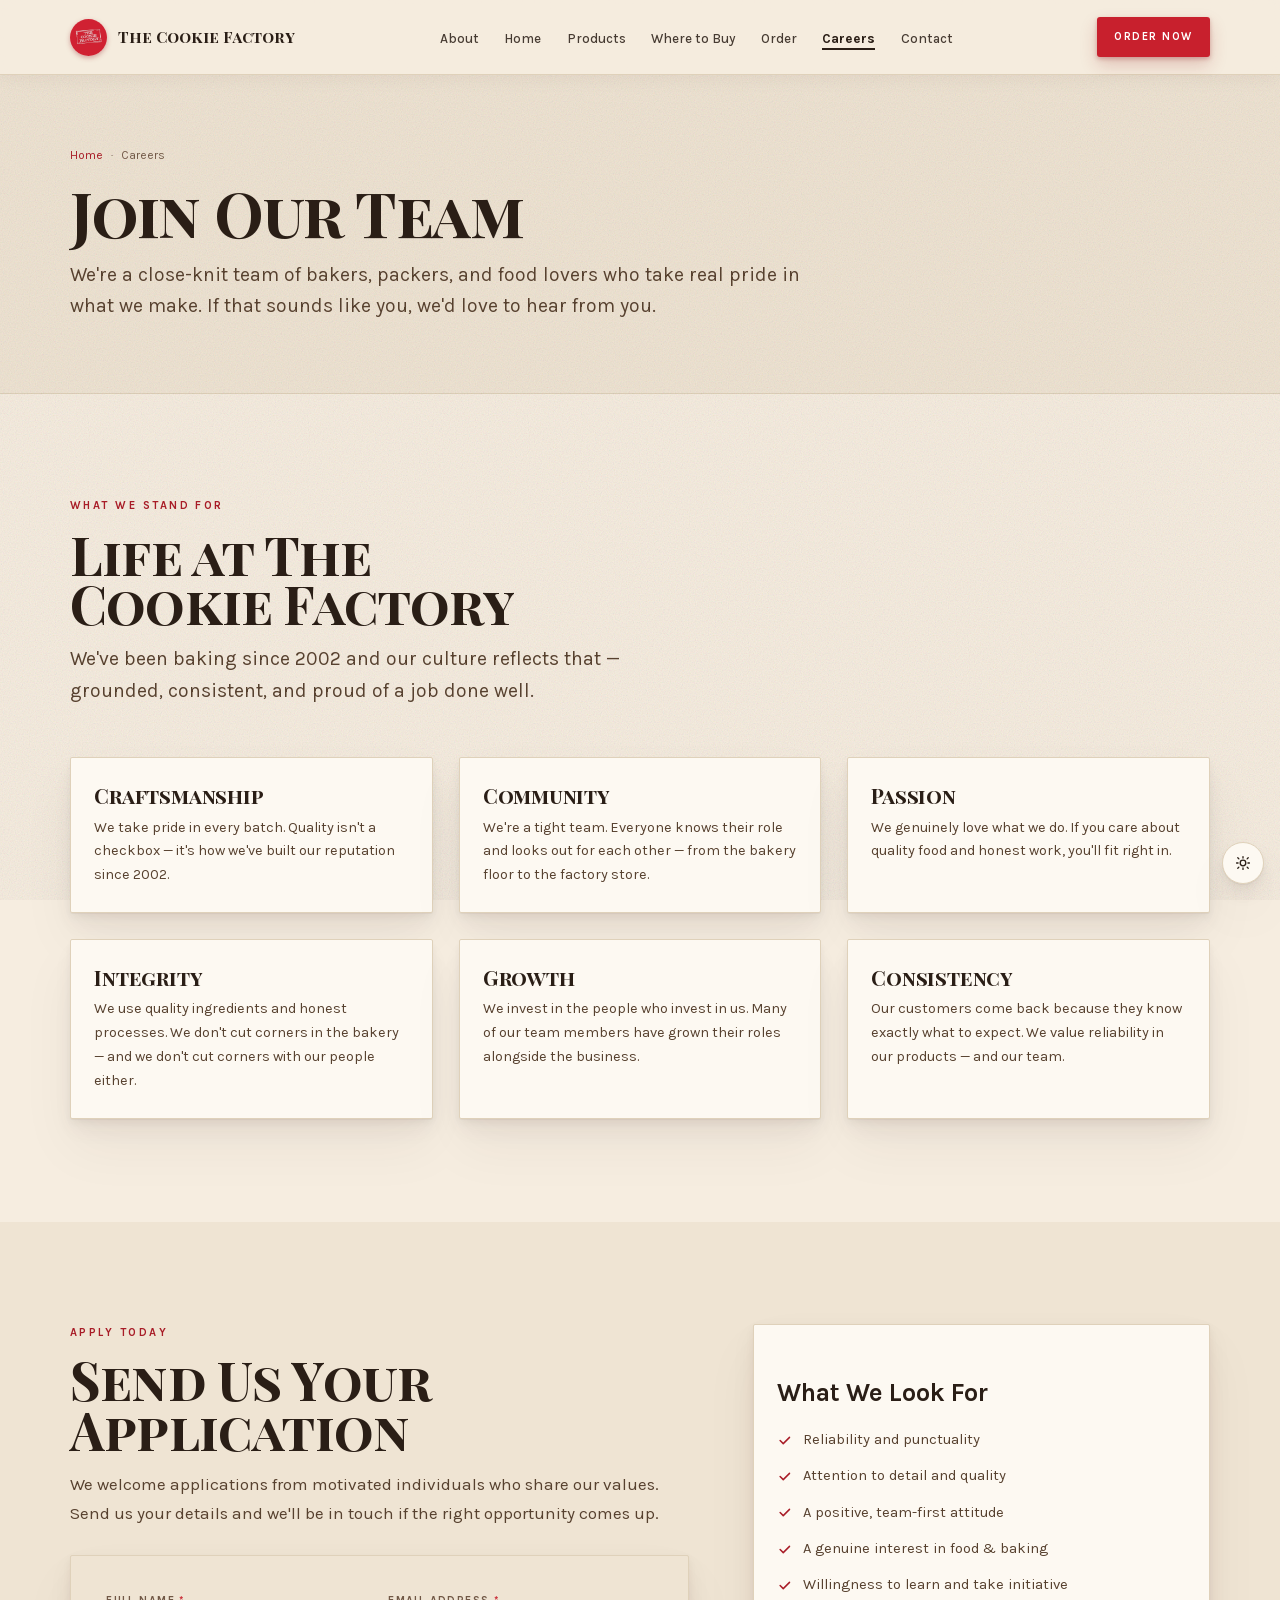
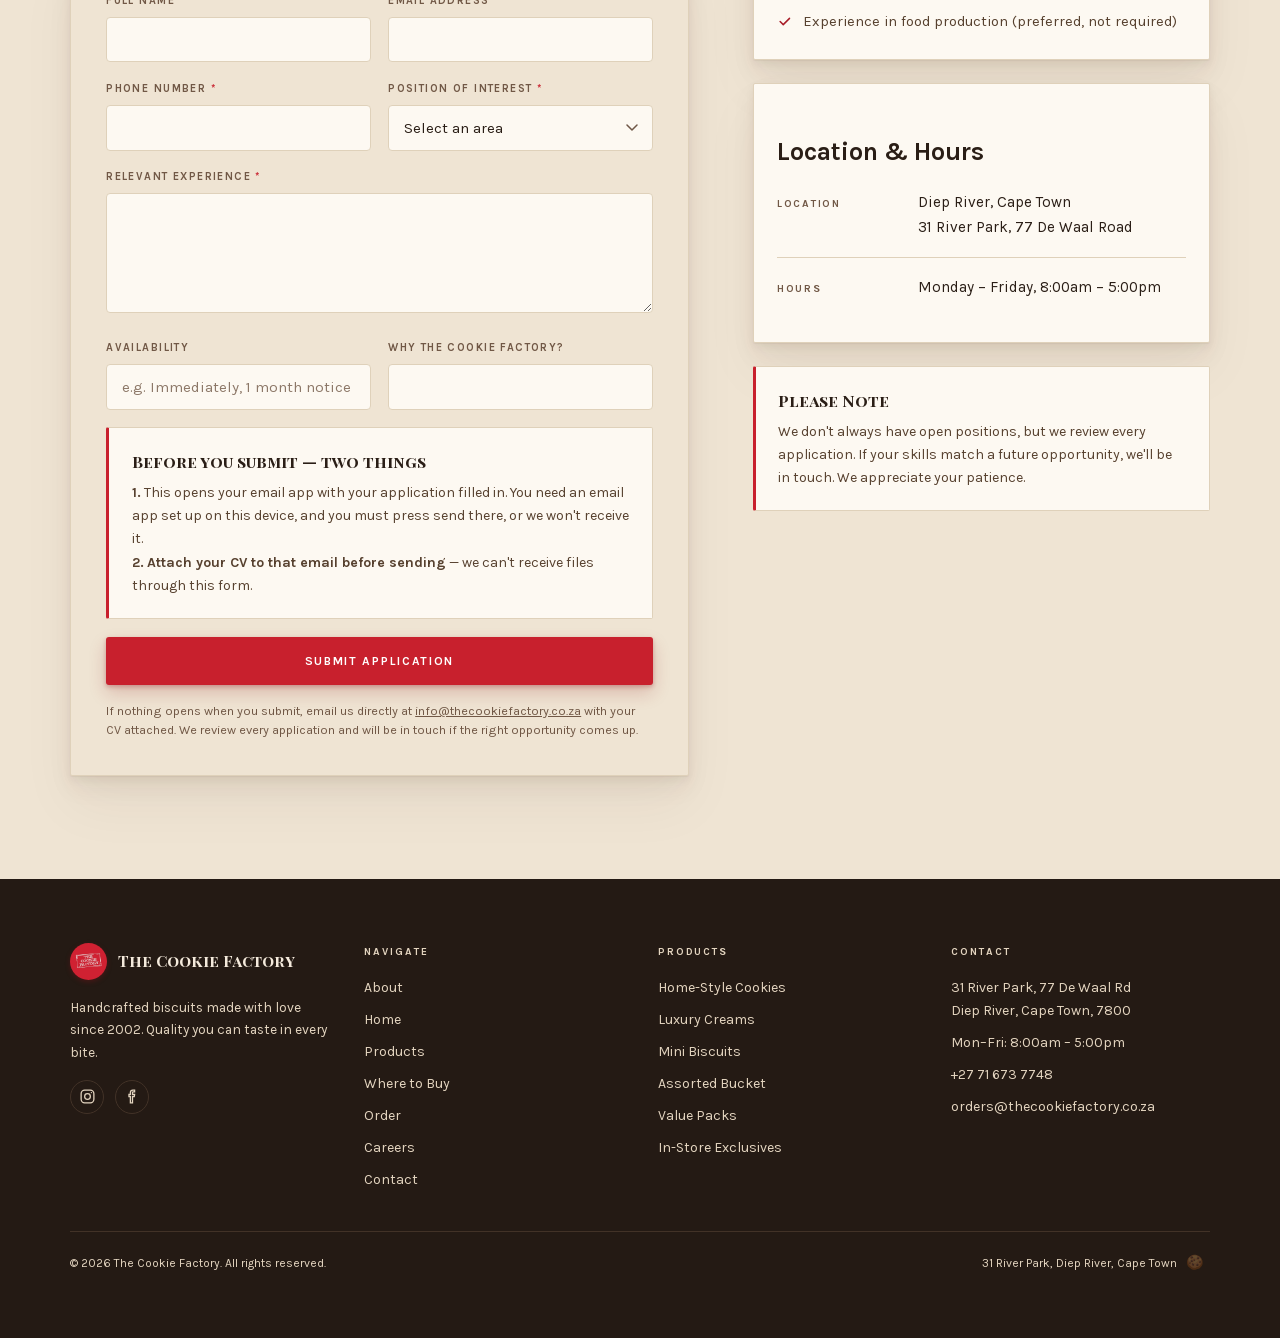
<file: careers.html>
<!DOCTYPE html>
<html lang="en-ZA">
<head>
  <!--
       🍪
      ( o o )
       \___/
    You found the crumbs behind the curtain too.
    We're hiring: thecookiefactory.co.za/careers.html
  -->
  <meta charset="UTF-8">
  <meta name="viewport" content="width=device-width, initial-scale=1, viewport-fit=cover">
  <title>Bakery Jobs &amp; Careers — The Cookie Factory, Cape Town</title>
  <meta name="description" content="Join the team at The Cookie Factory. We're a passionate, close-knit team of bakers and food lovers based in Diep River, Cape Town.">
  <link rel="canonical" href="https://thecookiefactory.co.za/careers.html">
  <meta name="theme-color" content="#C8202D">
  <meta name="color-scheme" content="light dark">
  <meta property="og:type" content="website">
  <meta property="og:url" content="https://thecookiefactory.co.za/careers.html">
  <meta property="og:title" content="Careers — The Cookie Factory">
  <meta property="og:description" content="Join the team at The Cookie Factory. We're a passionate, close-knit team of bakers and food lovers based in Diep River, Cape Town.">
  <meta property="og:image" content="https://thecookiefactory.co.za/assets/images/og-share.jpg">
  <meta property="og:site_name" content="The Cookie Factory">
  <meta property="og:locale" content="en_ZA">
  <meta name="twitter:card" content="summary_large_image">
  <meta name="twitter:title" content="Careers — The Cookie Factory">
  <meta name="twitter:description" content="Join the team at The Cookie Factory. We're a passionate, close-knit team of bakers and food lovers based in Diep River, Cape Town.">
  <meta name="twitter:image" content="https://thecookiefactory.co.za/assets/images/og-share.jpg">
  <link rel="icon" href="assets/images/logo.png">
  <link rel="apple-touch-icon" href="assets/images/logo.png">
  <link rel="preload" href="assets/fonts/karla.woff2" as="font" type="font/woff2" crossorigin>
  <link rel="preload" href="assets/fonts/playfair-sc-700.woff2" as="font" type="font/woff2" crossorigin>
  <link rel="stylesheet" href="css/styles.css">
  <script>try{var t=localStorage.getItem('cf_theme');if(t)document.documentElement.setAttribute('data-theme',t);}catch(e){}</script>
  <script type="application/ld+json">
  {
    "@context": "https://schema.org",
    "@type": "Bakery",
    "@id": "https://thecookiefactory.co.za/#business",
    "name": "The Cookie Factory",
    "image": "https://thecookiefactory.co.za/assets/images/og-share.jpg",
    "url": "https://thecookiefactory.co.za/",
    "telephone": "+27716737748",
    "email": "orders@thecookiefactory.co.za",
    "address": {
      "@type": "PostalAddress",
      "streetAddress": "31 River Park, 77 De Waal Road",
      "addressLocality": "Diep River",
      "addressRegion": "Western Cape",
      "postalCode": "7800",
      "addressCountry": "ZA"
    },
    "geo": { "@type": "GeoCoordinates", "latitude": -34.0361, "longitude": 18.4722 },
    "openingHoursSpecification": [{
      "@type": "OpeningHoursSpecification",
      "dayOfWeek": ["Monday","Tuesday","Wednesday","Thursday","Friday"],
      "opens": "08:00", "closes": "17:00"
    }],
    "hasMap": "https://www.google.com/maps?q=31+River+Park,+77+De+Waal+Road,+Diep+River,+Cape+Town,+7800",
    "sameAs": ["https://www.instagram.com/thecookiefactory.official/","https://www.facebook.com/cookiefactory204"]
  }
  </script>
</head>
<body>
<a class="skip" href="#main">Skip to content</a>

<nav class="nav" id="nav" aria-label="Primary">
  <div class="wrap nav-in">
    <a class="brandmark" href="index.html">
      <img class="seal" src="assets/images/logo.png" alt="" width="240" height="240">
      <span class="brandname">The Cookie Factory</span>
    </a>
    <ul class="navlinks">
      <li><a class="navlink" href="about.html" data-nav="about.html">About</a></li>
      <li><a class="navlink" href="index.html" data-nav="index.html">Home</a></li>
      <li><a class="navlink" href="products.html" data-nav="products.html">Products</a></li>
      <li><a class="navlink" href="where-to-buy.html" data-nav="where-to-buy.html">Where to Buy</a></li>
      <li><a class="navlink" href="order.html" data-nav="order.html">Order</a></li>
      <li><a class="navlink" href="careers.html" data-nav="careers.html">Careers</a></li>
      <li><a class="navlink" href="contact.html" data-nav="contact.html">Contact</a></li>
    </ul>
    <div class="btn-row">
      <a class="btn btn-primary btn-sm nav-cta" href="order.html">Order Now</a>
      <button class="burger" id="burger" type="button" aria-label="Open menu" aria-expanded="false" aria-controls="mnav">
        <svg width="19" height="19" viewBox="0 0 24 24" fill="none" stroke="currentColor" stroke-width="2" stroke-linecap="round" aria-hidden="true"><path d="M3 6h18M3 12h18M3 18h18"/></svg>
      </button>
    </div>
  </div>
</nav>
<div class="mnav" id="mnav">
  <ul>
    <li><a href="about.html" data-nav="about.html">About</a></li>
    <li><a href="index.html" data-nav="index.html">Home</a></li>
    <li><a href="products.html" data-nav="products.html">Products</a></li>
    <li><a href="where-to-buy.html" data-nav="where-to-buy.html">Where to Buy</a></li>
    <li><a href="order.html" data-nav="order.html">Order</a></li>
    <li><a href="careers.html" data-nav="careers.html">Careers</a></li>
    <li><a href="contact.html" data-nav="contact.html">Contact</a></li>
  </ul>
</div>

<main id="main">
  <div class="banner"><div class="wrap">
    <nav aria-label="Breadcrumb"><ol class="crumbs"><li><a href="index.html">Home</a></li><li aria-hidden="true">·</li><li aria-current="page">Careers</li></ol></nav>
    <h1>Join Our Team</h1>
    <p class="lede">We're a close-knit team of bakers, packers, and food lovers who take real pride in what we make. If that sounds like you, we'd love to hear from you.</p>
  </div></div>

  <section class="sec">
    <div class="wrap">
      <div class="sec-head rv"><p class="label">What We Stand For</p><h2 class="display">Life at The Cookie Factory</h2><p class="lede">We've been baking since 2002 and our culture reflects that — grounded, consistent, and proud of a job done well.</p></div>
      <div class="grid g3">
        <div class="card rv"><h3>Craftsmanship</h3><p>We take pride in every batch. Quality isn't a checkbox — it's how we've built our reputation since 2002.</p></div>
        <div class="card rv rv-d1"><h3>Community</h3><p>We're a tight team. Everyone knows their role and looks out for each other — from the bakery floor to the factory store.</p></div>
        <div class="card rv rv-d2"><h3>Passion</h3><p>We genuinely love what we do. If you care about quality food and honest work, you'll fit right in.</p></div>
        <div class="card rv"><h3>Integrity</h3><p>We use quality ingredients and honest processes. We don't cut corners in the bakery — and we don't cut corners with our people either.</p></div>
        <div class="card rv rv-d1"><h3>Growth</h3><p>We invest in the people who invest in us. Many of our team members have grown their roles alongside the business.</p></div>
        <div class="card rv rv-d2"><h3>Consistency</h3><p>Our customers come back because they know exactly what to expect. We value reliability in our products — and our team.</p></div>
      </div>
    </div>
  </section>

  <section class="sec sec--raised">
    <div class="wrap">
      <div class="split split--form">
        <div class="rv">
          <p class="label" style="margin-bottom:.8rem;">Apply Today</p>
          <h2 class="display" style="margin-bottom:1rem;">Send Us Your Application</h2>
          <p class="body-copy" style="margin-bottom:1.8rem;">We welcome applications from motivated individuals who share our values. Send us your details and we'll be in touch if the right opportunity comes up.</p>
          <div class="formbox">
            <form data-to="info@thecookiefactory.co.za" data-subject="Job Application — The Cookie Factory" novalidate>
              <div class="stack" style="gap:1.1rem;">
                <div class="fgrid two">
                  <div><label class="flabel" for="c-name">Full Name <span class="req" aria-hidden="true">*</span></label><input class="field" id="c-name" name="full_name" required autocomplete="name"></div>
                  <div><label class="flabel" for="c-email">Email Address <span class="req" aria-hidden="true">*</span></label><input class="field" type="email" id="c-email" name="email" required autocomplete="email"></div>
                </div>
                <div class="fgrid two">
                  <div><label class="flabel" for="c-phone">Phone Number <span class="req" aria-hidden="true">*</span></label><input class="field" type="tel" id="c-phone" name="phone" required autocomplete="tel" inputmode="tel"></div>
                  <div><label class="flabel" for="c-pos">Position of Interest <span class="req" aria-hidden="true">*</span></label><select class="field" id="c-pos" name="position_of_interest" required><option value="">Select an area</option><option>Production / Baking</option><option>Packaging</option><option>Factory Store / Sales</option><option>Delivery / Logistics</option><option>Administration</option><option>General / Open to anything</option></select></div>
                </div>
                <div><label class="flabel" for="c-exp">Relevant Experience <span class="req" aria-hidden="true">*</span></label><textarea class="field" id="c-exp" name="relevant_experience" required></textarea></div>
                <div class="fgrid two">
                  <div><label class="flabel" for="c-avail">Availability</label><input class="field" id="c-avail" name="availability" placeholder="e.g. Immediately, 1 month notice"></div>
                  <div><label class="flabel" for="c-why">Why The Cookie Factory?</label><input class="field" id="c-why" name="motivation"></div>
                </div>
                <div class="callout"><b>Before you submit — two things</b><p><b>1.</b> This opens your email app with your application filled in. You need an email app set up on this device, and you must press send there, or we won't receive it.<br><b>2.</b> <b>Attach your CV to that email before sending</b> — we can't receive files through this form.</p></div>
                <button class="btn btn-primary btn-wide" type="submit">Submit Application</button>
                <p class="formnote">If nothing opens when you submit, email us directly at <a href="mailto:info@thecookiefactory.co.za">info@thecookiefactory.co.za</a> with your CV attached. We review every application and will be in touch if the right opportunity comes up.</p>
              </div>
            </form>
          </div>
        </div>

        <div class="rv rv-d2 stack" style="gap:1.4rem;">
          <div class="card">
            <h2 style="margin-bottom:.9rem;">What We Look For</h2>
            <ul class="ticks">
              <li><svg width="15" height="15" viewBox="0 0 24 24" fill="none" stroke="currentColor" stroke-width="2.4" stroke-linecap="round" stroke-linejoin="round" aria-hidden="true"><path d="m5 12 5 5L20 7"/></svg>Reliability and punctuality</li>
              <li><svg width="15" height="15" viewBox="0 0 24 24" fill="none" stroke="currentColor" stroke-width="2.4" stroke-linecap="round" stroke-linejoin="round" aria-hidden="true"><path d="m5 12 5 5L20 7"/></svg>Attention to detail and quality</li>
              <li><svg width="15" height="15" viewBox="0 0 24 24" fill="none" stroke="currentColor" stroke-width="2.4" stroke-linecap="round" stroke-linejoin="round" aria-hidden="true"><path d="m5 12 5 5L20 7"/></svg>A positive, team-first attitude</li>
              <li><svg width="15" height="15" viewBox="0 0 24 24" fill="none" stroke="currentColor" stroke-width="2.4" stroke-linecap="round" stroke-linejoin="round" aria-hidden="true"><path d="m5 12 5 5L20 7"/></svg>A genuine interest in food &amp; baking</li>
              <li><svg width="15" height="15" viewBox="0 0 24 24" fill="none" stroke="currentColor" stroke-width="2.4" stroke-linecap="round" stroke-linejoin="round" aria-hidden="true"><path d="m5 12 5 5L20 7"/></svg>Willingness to learn and take initiative</li>
              <li><svg width="15" height="15" viewBox="0 0 24 24" fill="none" stroke="currentColor" stroke-width="2.4" stroke-linecap="round" stroke-linejoin="round" aria-hidden="true"><path d="m5 12 5 5L20 7"/></svg>Experience in food production (preferred, not required)</li>
            </ul>
          </div>
          <div class="card">
            <h2 style="margin-bottom:.4rem;">Location &amp; Hours</h2>
            <dl class="rows" style="border-top:0;">
              <div class="row" style="padding-top:.7rem;"><dt>Location</dt><dd>Diep River, Cape Town<br>31 River Park, 77 De Waal Road</dd></div>
              <div class="row" style="border-bottom:0;"><dt>Hours</dt><dd>Monday &ndash; Friday, 8:00am &ndash; 5:00pm</dd></div>
            </dl>
          </div>
          <div class="callout"><b>Please Note</b><p>We don't always have open positions, but we review every application. If your skills match a future opportunity, we'll be in touch. We appreciate your patience.</p></div>
        </div>
      </div>
    </div>
  </section>
</main>

<footer class="foot">
  <div class="wrap">
    <div class="foot-grid">
      <div>
        <a class="brandmark" href="index.html" style="margin-bottom:1rem;">
          <img class="seal" src="assets/images/logo.png" alt="" width="240" height="240">
          <span class="brandname">The Cookie Factory</span>
        </a>
        <p style="font-size:.86rem;max-width:30ch;">Handcrafted biscuits made with love since 2002. Quality you can taste in every bite.</p>
        <div class="socials">
          <a href="https://www.instagram.com/thecookiefactory.official/" target="_blank" rel="noopener" aria-label="The Cookie Factory on Instagram">
            <svg width="17" height="17" viewBox="0 0 24 24" fill="none" stroke="currentColor" stroke-width="1.8" aria-hidden="true"><rect x="3" y="3" width="18" height="18" rx="5"/><circle cx="12" cy="12" r="4"/><circle cx="17.5" cy="6.5" r="1" fill="currentColor" stroke="none"/></svg>
          </a>
          <a href="https://www.facebook.com/cookiefactory204" target="_blank" rel="noopener" aria-label="The Cookie Factory on Facebook">
            <svg width="17" height="17" viewBox="0 0 24 24" fill="none" stroke="currentColor" stroke-width="1.8" aria-hidden="true"><path d="M15 3h-2.5A3.5 3.5 0 0 0 9 6.5V9H7v3h2v9h3v-9h2.5l.5-3H12V6.5a1 1 0 0 1 1-1h2z"/></svg>
          </a>
        </div>
      </div>
      <nav aria-labelledby="foot-nav">
        <h2 id="foot-nav">Navigate</h2>
        <ul>
          <li><a href="about.html">About</a></li>
          <li><a href="index.html">Home</a></li>
          <li><a href="products.html">Products</a></li>
          <li><a href="where-to-buy.html">Where to Buy</a></li>
          <li><a href="order.html">Order</a></li>
          <li><a href="careers.html">Careers</a></li>
          <li><a href="contact.html">Contact</a></li>
        </ul>
      </nav>
      <nav aria-labelledby="foot-prod">
        <h2 id="foot-prod">Products</h2>
        <ul>
          <li><a href="products.html#home-style">Home-Style Cookies</a></li>
          <li><a href="products.html#luxury-creams">Luxury Creams</a></li>
          <li><a href="products.html#mini-biscuits">Mini Biscuits</a></li>
          <li><a href="products.html#assorted-bucket">Assorted Bucket</a></li>
          <li><a href="products.html#value-packs">Value Packs</a></li>
          <li><a href="products.html#in-store-exclusive">In-Store Exclusives</a></li>
        </ul>
      </nav>
      <div>
        <h2>Contact</h2>
        <ul>
          <li>31 River Park, 77 De Waal Rd<br>Diep River, Cape Town, 7800</li>
          <li>Mon–Fri: 8:00am – 5:00pm</li>
          <li><a href="tel:+27716737748">+27 71 673 7748</a></li>
          <li><a href="mailto:orders@thecookiefactory.co.za">orders@thecookiefactory.co.za</a></li>
        </ul>
      </div>
    </div>
    <div class="foot-base">
      <p><button type="button" class="copyright-line">© 2026 The Cookie Factory. All rights reserved.</button></p>
      <p>31 River Park, Diep River, Cape Town <a class="egg-crumb" href="secret-recipe.html" aria-label="A crumb">🍪</a></p>
    </div>
  </div>
</footer>

<button id="back-to-top" type="button" aria-label="Back to top">
  <svg width="18" height="18" viewBox="0 0 24 24" fill="none" stroke="currentColor" stroke-width="2.5" stroke-linecap="round" stroke-linejoin="round" aria-hidden="true"><polyline points="18 15 12 9 6 15"/></svg>
</button>
<button class="tt" id="theme-toggle" type="button" aria-label="Switch colour theme">
  <svg width="16" height="16" viewBox="0 0 24 24" fill="none" stroke="currentColor" stroke-width="2" stroke-linecap="round" aria-hidden="true"><circle cx="12" cy="12" r="4.2"/><path d="M12 2.4v2.2M12 19.4v2.2M4.2 4.2l1.6 1.6M18.2 18.2l1.6 1.6M2.4 12h2.2M19.4 12h2.2M4.2 19.8l1.6-1.6M18.2 5.8l1.6-1.6"/></svg>
</button>

<script src="js/main.js" defer></script>
</body>
</html>
</file>
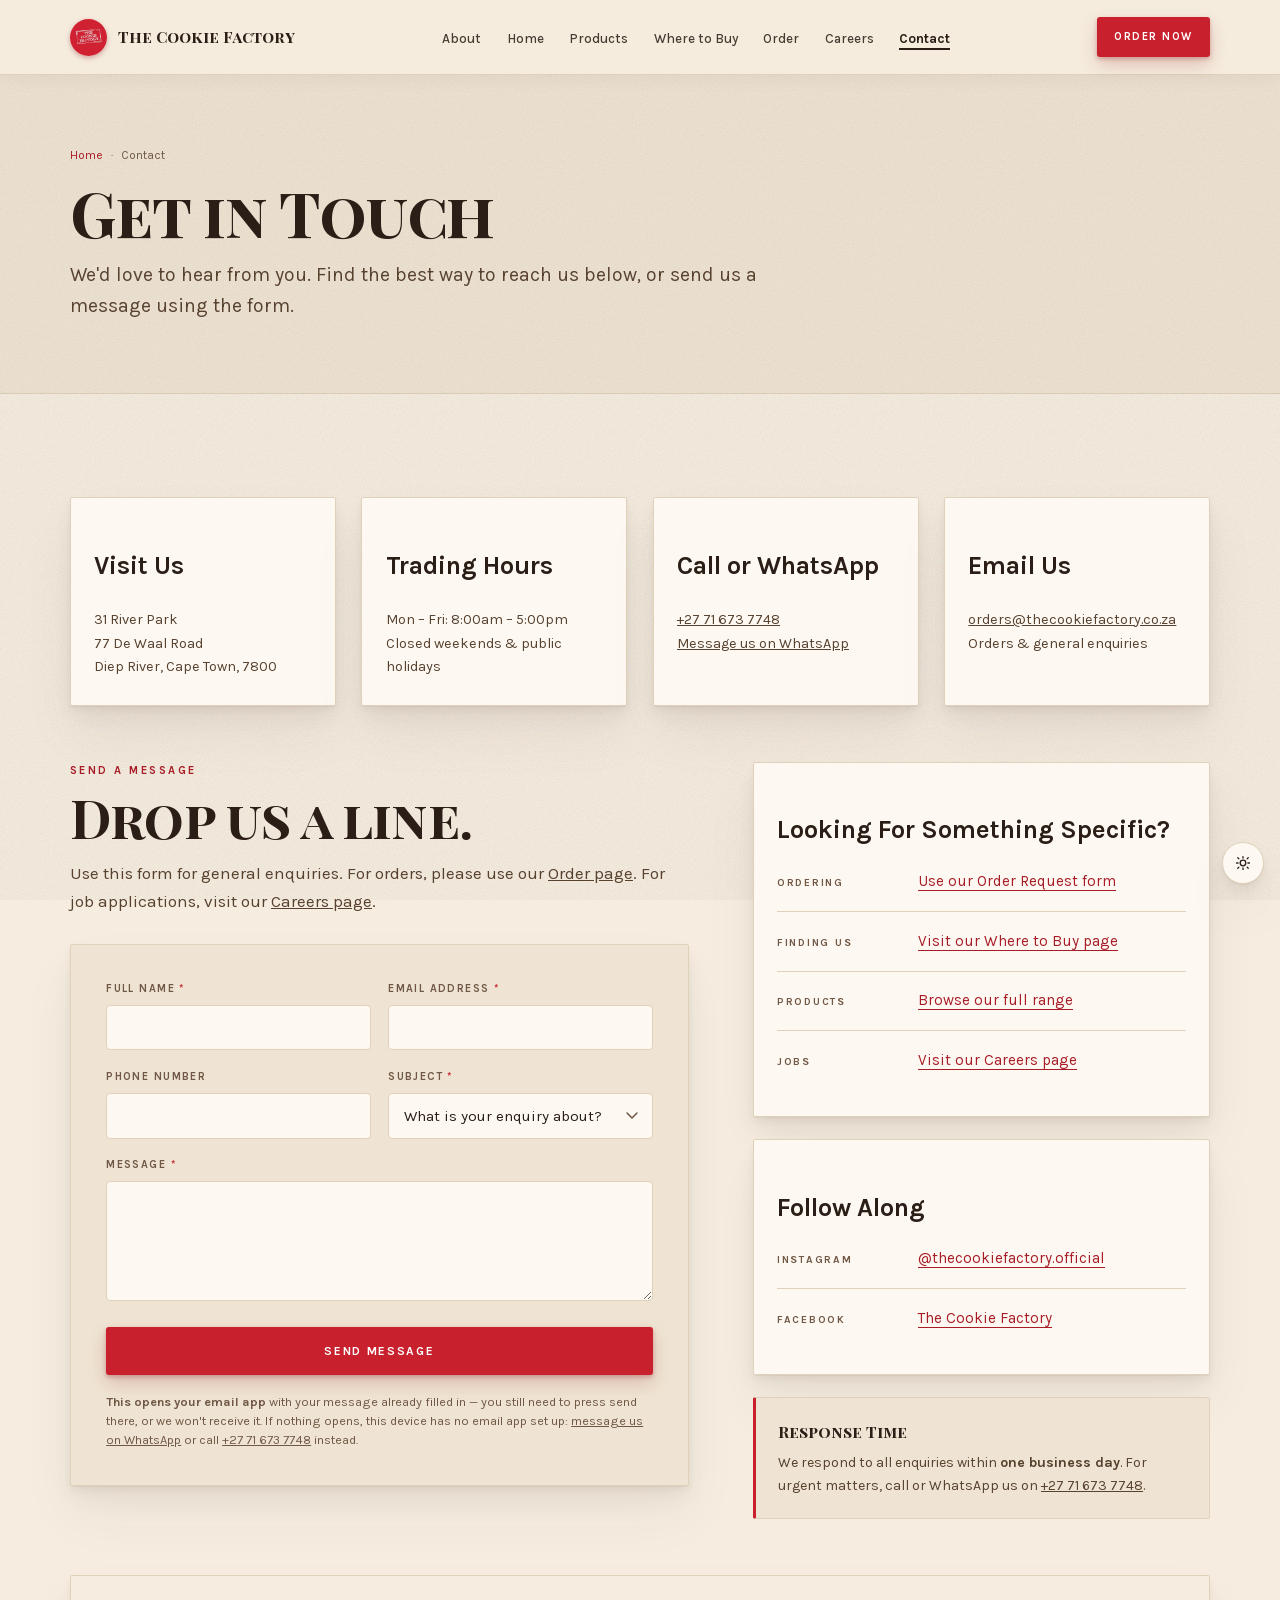
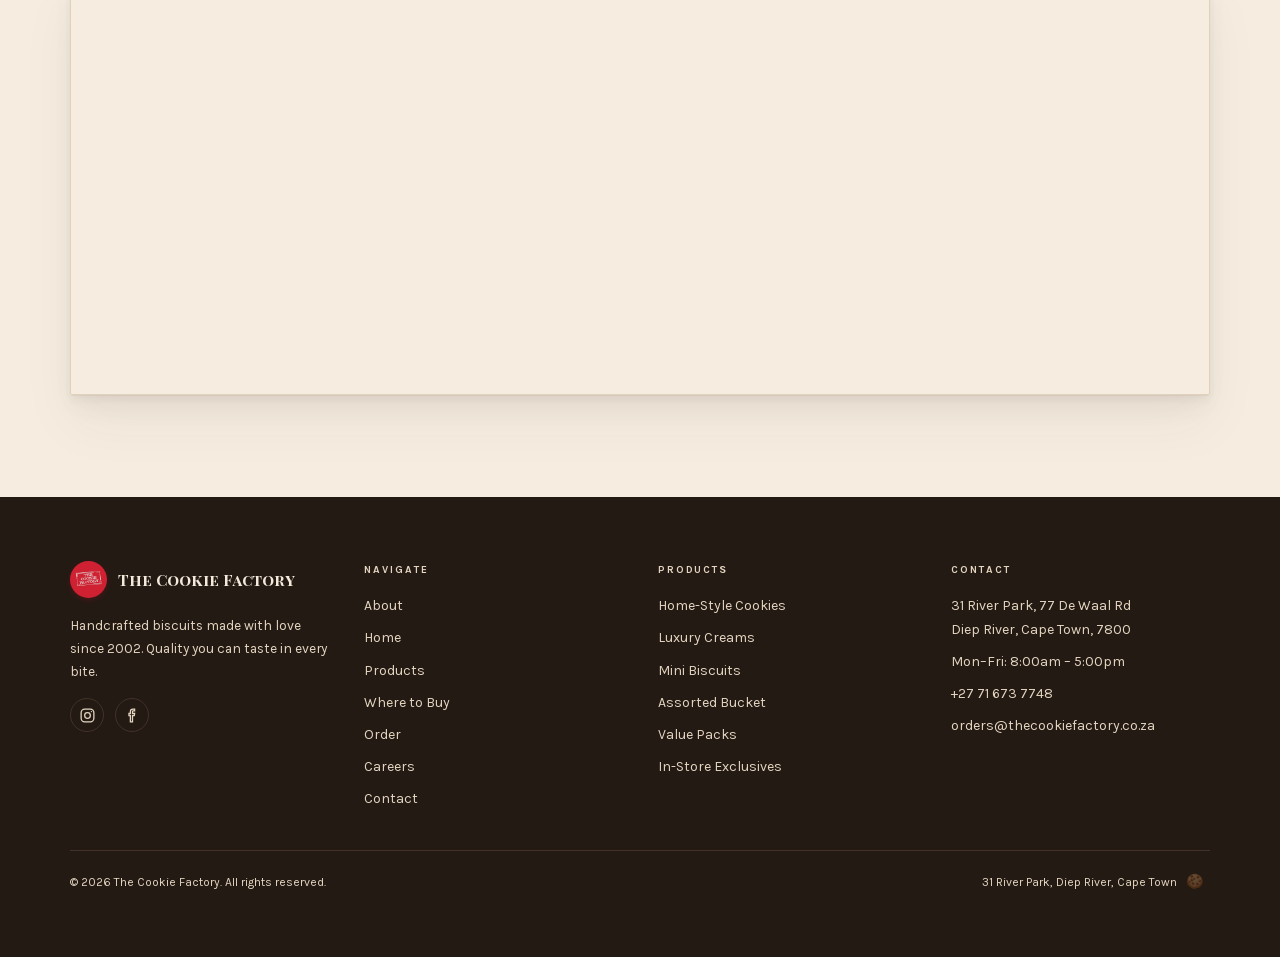
<file: contact.html>
<!DOCTYPE html>
<html lang="en-ZA">
<head>
  <!--
       🍪
      ( o o )
       \___/
    You found the crumbs behind the curtain too.
    We're hiring: thecookiefactory.co.za/careers.html
  -->
  <meta charset="UTF-8">
  <meta name="viewport" content="width=device-width, initial-scale=1, viewport-fit=cover">
  <title>Contact Us — The Cookie Factory</title>
  <meta name="description" content="Get in touch with The Cookie Factory. Visit us in Diep River, Cape Town, call or WhatsApp +27 71 673 7748, or send us a message online.">
  <link rel="canonical" href="https://thecookiefactory.co.za/contact.html">
  <meta name="theme-color" content="#C8202D">
  <meta name="color-scheme" content="light dark">
  <meta property="og:type" content="website">
  <meta property="og:url" content="https://thecookiefactory.co.za/contact.html">
  <meta property="og:title" content="Contact Us — The Cookie Factory">
  <meta property="og:description" content="Get in touch with The Cookie Factory. Visit us in Diep River, Cape Town, call or WhatsApp +27 71 673 7748, or send us a message online.">
  <meta property="og:image" content="https://thecookiefactory.co.za/assets/images/og-share.jpg">
  <meta property="og:site_name" content="The Cookie Factory">
  <meta property="og:locale" content="en_ZA">
  <meta name="twitter:card" content="summary_large_image">
  <meta name="twitter:title" content="Contact Us — The Cookie Factory">
  <meta name="twitter:description" content="Get in touch with The Cookie Factory. Visit us in Diep River, Cape Town, call or WhatsApp +27 71 673 7748, or send us a message online.">
  <meta name="twitter:image" content="https://thecookiefactory.co.za/assets/images/og-share.jpg">
  <link rel="icon" href="assets/images/logo.png">
  <link rel="apple-touch-icon" href="assets/images/logo.png">
  <link rel="preload" href="assets/fonts/karla.woff2" as="font" type="font/woff2" crossorigin>
  <link rel="preload" href="assets/fonts/playfair-sc-700.woff2" as="font" type="font/woff2" crossorigin>
  <link rel="stylesheet" href="css/styles.css">
  <script>try{var t=localStorage.getItem('cf_theme');if(t)document.documentElement.setAttribute('data-theme',t);}catch(e){}</script>
  <script type="application/ld+json">
  {
    "@context": "https://schema.org",
    "@type": "Bakery",
    "@id": "https://thecookiefactory.co.za/#business",
    "name": "The Cookie Factory",
    "image": "https://thecookiefactory.co.za/assets/images/og-share.jpg",
    "url": "https://thecookiefactory.co.za/",
    "telephone": "+27716737748",
    "email": "orders@thecookiefactory.co.za",
    "address": {
      "@type": "PostalAddress",
      "streetAddress": "31 River Park, 77 De Waal Road",
      "addressLocality": "Diep River",
      "addressRegion": "Western Cape",
      "postalCode": "7800",
      "addressCountry": "ZA"
    },
    "geo": { "@type": "GeoCoordinates", "latitude": -34.0361, "longitude": 18.4722 },
    "openingHoursSpecification": [{
      "@type": "OpeningHoursSpecification",
      "dayOfWeek": ["Monday","Tuesday","Wednesday","Thursday","Friday"],
      "opens": "08:00", "closes": "17:00"
    }],
    "hasMap": "https://www.google.com/maps?q=31+River+Park,+77+De+Waal+Road,+Diep+River,+Cape+Town,+7800",
    "sameAs": ["https://www.instagram.com/thecookiefactory.official/","https://www.facebook.com/cookiefactory204"]
  }
  </script>
</head>
<body>
<a class="skip" href="#main">Skip to content</a>

<nav class="nav" id="nav" aria-label="Primary">
  <div class="wrap nav-in">
    <a class="brandmark" href="index.html">
      <img class="seal" src="assets/images/logo.png" alt="" width="240" height="240">
      <span class="brandname">The Cookie Factory</span>
    </a>
    <ul class="navlinks">
      <li><a class="navlink" href="about.html" data-nav="about.html">About</a></li>
      <li><a class="navlink" href="index.html" data-nav="index.html">Home</a></li>
      <li><a class="navlink" href="products.html" data-nav="products.html">Products</a></li>
      <li><a class="navlink" href="where-to-buy.html" data-nav="where-to-buy.html">Where to Buy</a></li>
      <li><a class="navlink" href="order.html" data-nav="order.html">Order</a></li>
      <li><a class="navlink" href="careers.html" data-nav="careers.html">Careers</a></li>
      <li><a class="navlink" href="contact.html" data-nav="contact.html">Contact</a></li>
    </ul>
    <div class="btn-row">
      <a class="btn btn-primary btn-sm nav-cta" href="order.html">Order Now</a>
      <button class="burger" id="burger" type="button" aria-label="Open menu" aria-expanded="false" aria-controls="mnav">
        <svg width="19" height="19" viewBox="0 0 24 24" fill="none" stroke="currentColor" stroke-width="2" stroke-linecap="round" aria-hidden="true"><path d="M3 6h18M3 12h18M3 18h18"/></svg>
      </button>
    </div>
  </div>
</nav>
<div class="mnav" id="mnav">
  <ul>
    <li><a href="about.html" data-nav="about.html">About</a></li>
    <li><a href="index.html" data-nav="index.html">Home</a></li>
    <li><a href="products.html" data-nav="products.html">Products</a></li>
    <li><a href="where-to-buy.html" data-nav="where-to-buy.html">Where to Buy</a></li>
    <li><a href="order.html" data-nav="order.html">Order</a></li>
    <li><a href="careers.html" data-nav="careers.html">Careers</a></li>
    <li><a href="contact.html" data-nav="contact.html">Contact</a></li>
  </ul>
</div>

<main id="main">
  <div class="banner"><div class="wrap">
    <nav aria-label="Breadcrumb"><ol class="crumbs"><li><a href="index.html">Home</a></li><li aria-hidden="true">·</li><li aria-current="page">Contact</li></ol></nav>
    <h1>Get in Touch</h1>
    <p class="lede">We'd love to hear from you. Find the best way to reach us below, or send us a message using the form.</p>
  </div></div>

  <section class="sec">
    <div class="wrap">
      <div class="grid g4 rv" style="margin-bottom:clamp(2.5rem,5vw,3.5rem);">
        <div class="card"><h2>Visit Us</h2><p>31 River Park<br>77 De Waal Road<br>Diep River, Cape Town, 7800</p></div>
        <div class="card"><h2>Trading Hours</h2><p>Mon &ndash; Fri: 8:00am &ndash; 5:00pm<br>Closed weekends &amp; public holidays</p></div>
        <div class="card"><h2>Call or WhatsApp</h2><p><a href="tel:+27716737748">+27 71 673 7748</a><br><a href="https://wa.me/27716737748" target="_blank" rel="noopener">Message us on WhatsApp</a></p></div>
        <div class="card"><h2>Email Us</h2><p><a href="mailto:orders@thecookiefactory.co.za">orders@thecookiefactory.co.za</a><br>Orders &amp; general enquiries</p></div>
      </div>

      <div class="split split--form">
        <div class="rv">
          <p class="label" style="margin-bottom:.8rem;">Send a Message</p>
          <h2 class="display" style="margin-bottom:1rem;">Drop us a line.</h2>
          <p class="body-copy" style="margin-bottom:1.8rem;">Use this form for general enquiries. For orders, please use our <a href="order.html">Order page</a>. For job applications, visit our <a href="careers.html">Careers page</a>.</p>
          <div class="formbox">
            <form data-to="orders@thecookiefactory.co.za" data-subject="General Enquiry — The Cookie Factory" novalidate>
              <div class="stack" style="gap:1.1rem;">
                <div class="fgrid two">
                  <div><label class="flabel" for="k-name">Full Name <span class="req" aria-hidden="true">*</span></label><input class="field" id="k-name" name="full_name" required autocomplete="name"></div>
                  <div><label class="flabel" for="k-email">Email Address <span class="req" aria-hidden="true">*</span></label><input class="field" type="email" id="k-email" name="email" required autocomplete="email"></div>
                </div>
                <div class="fgrid two">
                  <div><label class="flabel" for="k-phone">Phone Number</label><input class="field" type="tel" id="k-phone" name="phone" autocomplete="tel" inputmode="tel"></div>
                  <div><label class="flabel" for="k-subj">Subject <span class="req" aria-hidden="true">*</span></label><select class="field" id="k-subj" name="subject" required><option value="">What is your enquiry about?</option><option>Products &amp; Pricing</option><option>Stockist / Retail Enquiry</option><option>Wholesale / Bulk Orders</option><option>Factory Store Visit</option><option>Media &amp; Press</option><option>Other</option></select></div>
                </div>
                <div><label class="flabel" for="k-msg">Message <span class="req" aria-hidden="true">*</span></label><textarea class="field" id="k-msg" name="message" required></textarea></div>
                <p class="warn">This message is getting long. Some email apps cut off very long messages — if anything looks missing when your email opens, <a href="https://wa.me/27716737748" target="_blank" rel="noopener">send it on WhatsApp</a> instead.</p>
                <button class="btn btn-primary btn-wide" type="submit">Send Message</button>
                <p class="formnote"><b>This opens your email app</b> with your message already filled in — you still need to press send there, or we won't receive it. If nothing opens, this device has no email app set up: <a href="https://wa.me/27716737748" target="_blank" rel="noopener">message us on WhatsApp</a> or call <a href="tel:+27716737748">+27 71 673 7748</a> instead.</p>
              </div>
            </form>
          </div>
        </div>

        <div class="rv rv-d2 stack" style="gap:1.4rem;">
          <div class="card">
            <h2 style="margin-bottom:.4rem;">Looking For Something Specific?</h2>
            <dl class="rows" style="border-top:0;">
              <div class="row" style="padding-top:.7rem;"><dt>Ordering</dt><dd><a href="order.html">Use our Order Request form</a></dd></div>
              <div class="row"><dt>Finding us</dt><dd><a href="where-to-buy.html">Visit our Where to Buy page</a></dd></div>
              <div class="row"><dt>Products</dt><dd><a href="products.html">Browse our full range</a></dd></div>
              <div class="row" style="border-bottom:0;"><dt>Jobs</dt><dd><a href="careers.html">Visit our Careers page</a></dd></div>
            </dl>
          </div>
          <div class="card">
            <h2 style="margin-bottom:.4rem;">Follow Along</h2>
            <dl class="rows" style="border-top:0;">
              <div class="row" style="padding-top:.7rem;"><dt>Instagram</dt><dd><a href="https://www.instagram.com/thecookiefactory.official/" target="_blank" rel="noopener">@thecookiefactory.official</a></dd></div>
              <div class="row" style="border-bottom:0;"><dt>Facebook</dt><dd><a href="https://www.facebook.com/cookiefactory204" target="_blank" rel="noopener">The Cookie Factory</a></dd></div>
            </dl>
          </div>
          <div class="callout"><b>Response Time</b><p>We respond to all enquiries within <b>one business day</b>. For urgent matters, call or WhatsApp us on <a href="tel:+27716737748">+27 71 673 7748</a>.</p></div>
        </div>
      </div>

      <div class="rv" style="margin-top:clamp(2.5rem,5vw,3.5rem);">
        <div style="border:1px solid var(--rule);border-radius:2px;overflow:hidden;height:420px;box-shadow:var(--shadow);">
          <iframe title="Map showing The Cookie Factory at 31 River Park, 77 De Waal Road, Diep River"
            src="https://www.google.com/maps?q=31+River+Park,+77+De+Waal+Rd,+Diep+River,+Cape+Town,+7800&amp;output=embed"
            width="100%" height="100%" style="border:0;display:block;" allowfullscreen loading="lazy" referrerpolicy="no-referrer-when-downgrade"></iframe>
        </div>
      </div>
    </div>
  </section>
</main>

<footer class="foot">
  <div class="wrap">
    <div class="foot-grid">
      <div>
        <a class="brandmark" href="index.html" style="margin-bottom:1rem;">
          <img class="seal" src="assets/images/logo.png" alt="" width="240" height="240">
          <span class="brandname">The Cookie Factory</span>
        </a>
        <p style="font-size:.86rem;max-width:30ch;">Handcrafted biscuits made with love since 2002. Quality you can taste in every bite.</p>
        <div class="socials">
          <a href="https://www.instagram.com/thecookiefactory.official/" target="_blank" rel="noopener" aria-label="The Cookie Factory on Instagram">
            <svg width="17" height="17" viewBox="0 0 24 24" fill="none" stroke="currentColor" stroke-width="1.8" aria-hidden="true"><rect x="3" y="3" width="18" height="18" rx="5"/><circle cx="12" cy="12" r="4"/><circle cx="17.5" cy="6.5" r="1" fill="currentColor" stroke="none"/></svg>
          </a>
          <a href="https://www.facebook.com/cookiefactory204" target="_blank" rel="noopener" aria-label="The Cookie Factory on Facebook">
            <svg width="17" height="17" viewBox="0 0 24 24" fill="none" stroke="currentColor" stroke-width="1.8" aria-hidden="true"><path d="M15 3h-2.5A3.5 3.5 0 0 0 9 6.5V9H7v3h2v9h3v-9h2.5l.5-3H12V6.5a1 1 0 0 1 1-1h2z"/></svg>
          </a>
        </div>
      </div>
      <nav aria-labelledby="foot-nav">
        <h2 id="foot-nav">Navigate</h2>
        <ul>
          <li><a href="about.html">About</a></li>
          <li><a href="index.html">Home</a></li>
          <li><a href="products.html">Products</a></li>
          <li><a href="where-to-buy.html">Where to Buy</a></li>
          <li><a href="order.html">Order</a></li>
          <li><a href="careers.html">Careers</a></li>
          <li><a href="contact.html">Contact</a></li>
        </ul>
      </nav>
      <nav aria-labelledby="foot-prod">
        <h2 id="foot-prod">Products</h2>
        <ul>
          <li><a href="products.html#home-style">Home-Style Cookies</a></li>
          <li><a href="products.html#luxury-creams">Luxury Creams</a></li>
          <li><a href="products.html#mini-biscuits">Mini Biscuits</a></li>
          <li><a href="products.html#assorted-bucket">Assorted Bucket</a></li>
          <li><a href="products.html#value-packs">Value Packs</a></li>
          <li><a href="products.html#in-store-exclusive">In-Store Exclusives</a></li>
        </ul>
      </nav>
      <div>
        <h2>Contact</h2>
        <ul>
          <li>31 River Park, 77 De Waal Rd<br>Diep River, Cape Town, 7800</li>
          <li>Mon–Fri: 8:00am – 5:00pm</li>
          <li><a href="tel:+27716737748">+27 71 673 7748</a></li>
          <li><a href="mailto:orders@thecookiefactory.co.za">orders@thecookiefactory.co.za</a></li>
        </ul>
      </div>
    </div>
    <div class="foot-base">
      <p><button type="button" class="copyright-line">© 2026 The Cookie Factory. All rights reserved.</button></p>
      <p>31 River Park, Diep River, Cape Town <a class="egg-crumb" href="secret-recipe.html" aria-label="A crumb">🍪</a></p>
    </div>
  </div>
</footer>

<button id="back-to-top" type="button" aria-label="Back to top">
  <svg width="18" height="18" viewBox="0 0 24 24" fill="none" stroke="currentColor" stroke-width="2.5" stroke-linecap="round" stroke-linejoin="round" aria-hidden="true"><polyline points="18 15 12 9 6 15"/></svg>
</button>
<button class="tt" id="theme-toggle" type="button" aria-label="Switch colour theme">
  <svg width="16" height="16" viewBox="0 0 24 24" fill="none" stroke="currentColor" stroke-width="2" stroke-linecap="round" aria-hidden="true"><circle cx="12" cy="12" r="4.2"/><path d="M12 2.4v2.2M12 19.4v2.2M4.2 4.2l1.6 1.6M18.2 18.2l1.6 1.6M2.4 12h2.2M19.4 12h2.2M4.2 19.8l1.6-1.6M18.2 5.8l1.6-1.6"/></svg>
</button>

<script src="js/main.js" defer></script>
</body>
</html>
</file>
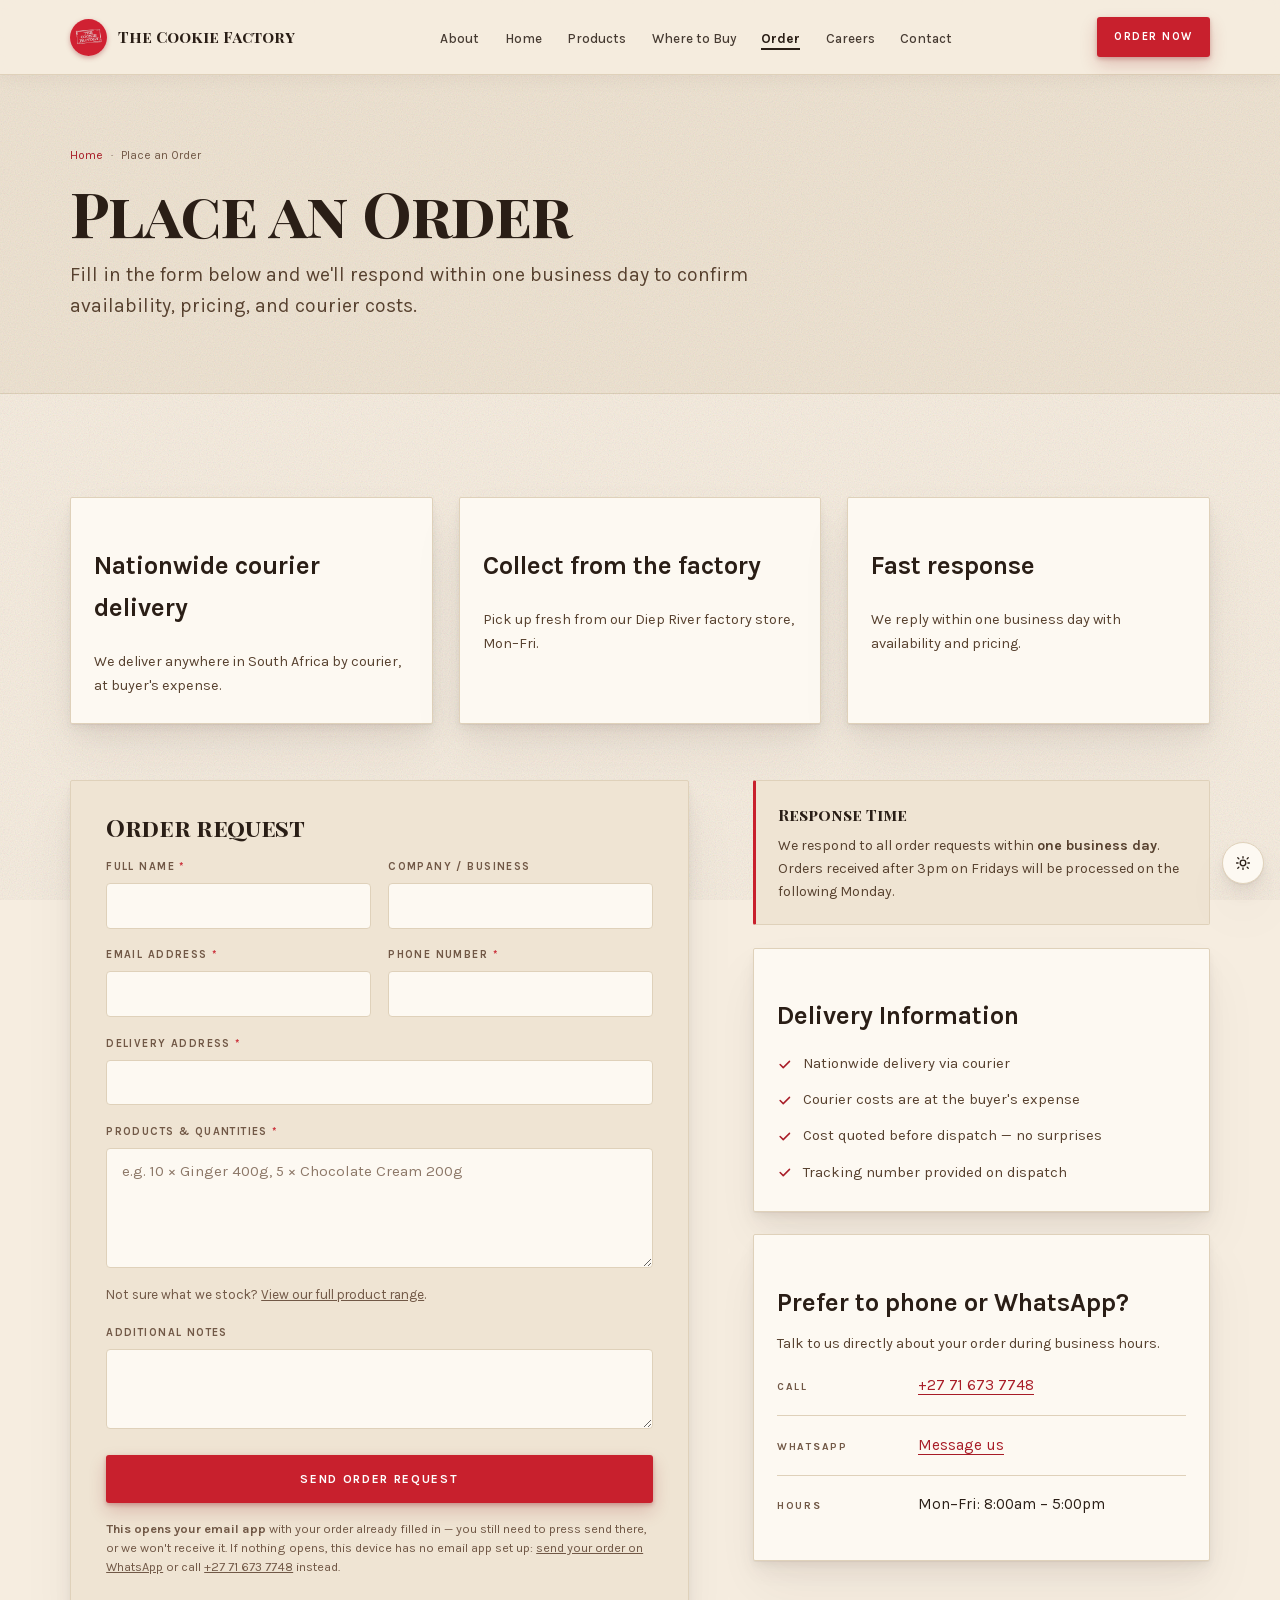
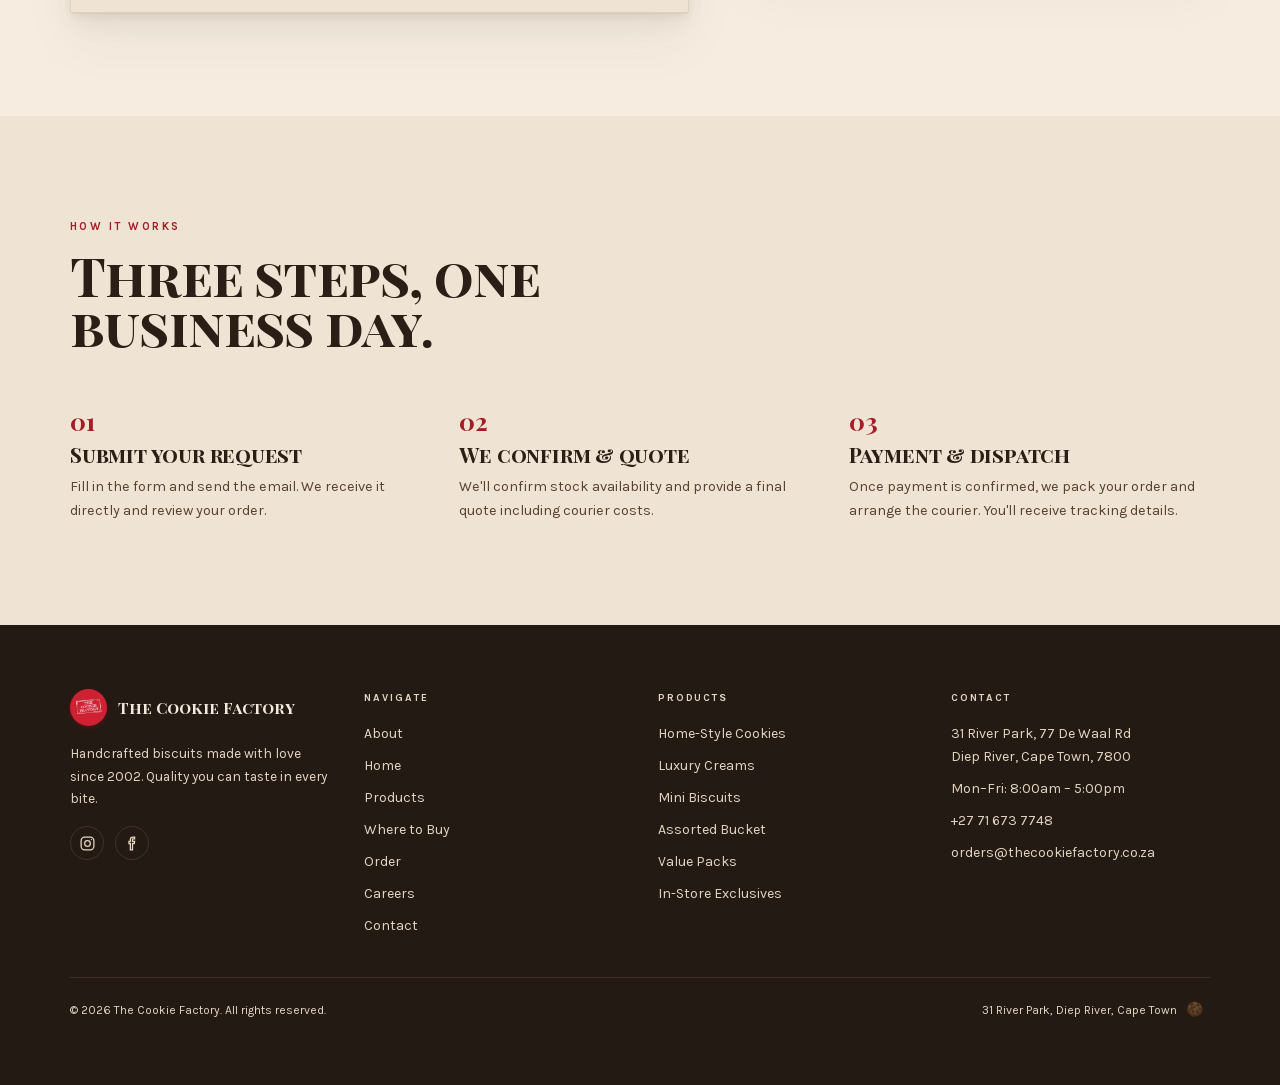
<file: order.html>
<!DOCTYPE html>
<html lang="en-ZA">
<head>
  <!--
       🍪
      ( o o )
       \___/
    You found the crumbs behind the curtain too.
    We're hiring: thecookiefactory.co.za/careers.html
  -->
  <meta charset="UTF-8">
  <meta name="viewport" content="width=device-width, initial-scale=1, viewport-fit=cover">
  <title>Place an Order — The Cookie Factory</title>
  <meta name="description" content="Request a delivery order from The Cookie Factory. We courier nationwide at buyer's expense — fill in the form and we'll reply within one business day.">
  <link rel="canonical" href="https://thecookiefactory.co.za/order.html">
  <meta name="theme-color" content="#C8202D">
  <meta name="color-scheme" content="light dark">
  <meta property="og:type" content="website">
  <meta property="og:url" content="https://thecookiefactory.co.za/order.html">
  <meta property="og:title" content="Place an Order — The Cookie Factory">
  <meta property="og:description" content="Request a delivery order from The Cookie Factory. We courier nationwide at buyer's expense — fill in the form and we'll reply within one business day.">
  <meta property="og:image" content="https://thecookiefactory.co.za/assets/images/og-share.jpg">
  <meta property="og:site_name" content="The Cookie Factory">
  <meta property="og:locale" content="en_ZA">
  <meta name="twitter:card" content="summary_large_image">
  <meta name="twitter:title" content="Place an Order — The Cookie Factory">
  <meta name="twitter:description" content="Request a delivery order from The Cookie Factory. We courier nationwide at buyer's expense — fill in the form and we'll reply within one business day.">
  <meta name="twitter:image" content="https://thecookiefactory.co.za/assets/images/og-share.jpg">
  <link rel="icon" href="assets/images/logo.png">
  <link rel="apple-touch-icon" href="assets/images/logo.png">
  <link rel="preload" href="assets/fonts/karla.woff2" as="font" type="font/woff2" crossorigin>
  <link rel="preload" href="assets/fonts/playfair-sc-700.woff2" as="font" type="font/woff2" crossorigin>
  <link rel="stylesheet" href="css/styles.css">
  <script>try{var t=localStorage.getItem('cf_theme');if(t)document.documentElement.setAttribute('data-theme',t);}catch(e){}</script>
  <script type="application/ld+json">
  {
    "@context": "https://schema.org",
    "@type": "Bakery",
    "@id": "https://thecookiefactory.co.za/#business",
    "name": "The Cookie Factory",
    "image": "https://thecookiefactory.co.za/assets/images/og-share.jpg",
    "url": "https://thecookiefactory.co.za/",
    "telephone": "+27716737748",
    "email": "orders@thecookiefactory.co.za",
    "address": {
      "@type": "PostalAddress",
      "streetAddress": "31 River Park, 77 De Waal Road",
      "addressLocality": "Diep River",
      "addressRegion": "Western Cape",
      "postalCode": "7800",
      "addressCountry": "ZA"
    },
    "geo": { "@type": "GeoCoordinates", "latitude": -34.0361, "longitude": 18.4722 },
    "openingHoursSpecification": [{
      "@type": "OpeningHoursSpecification",
      "dayOfWeek": ["Monday","Tuesday","Wednesday","Thursday","Friday"],
      "opens": "08:00", "closes": "17:00"
    }],
    "hasMap": "https://www.google.com/maps?q=31+River+Park,+77+De+Waal+Road,+Diep+River,+Cape+Town,+7800",
    "sameAs": ["https://www.instagram.com/thecookiefactory.official/","https://www.facebook.com/cookiefactory204"]
  }
  </script>
</head>
<body>
<a class="skip" href="#main">Skip to content</a>

<nav class="nav" id="nav" aria-label="Primary">
  <div class="wrap nav-in">
    <a class="brandmark" href="index.html">
      <img class="seal" src="assets/images/logo.png" alt="" width="240" height="240">
      <span class="brandname">The Cookie Factory</span>
    </a>
    <ul class="navlinks">
      <li><a class="navlink" href="about.html" data-nav="about.html">About</a></li>
      <li><a class="navlink" href="index.html" data-nav="index.html">Home</a></li>
      <li><a class="navlink" href="products.html" data-nav="products.html">Products</a></li>
      <li><a class="navlink" href="where-to-buy.html" data-nav="where-to-buy.html">Where to Buy</a></li>
      <li><a class="navlink" href="order.html" data-nav="order.html">Order</a></li>
      <li><a class="navlink" href="careers.html" data-nav="careers.html">Careers</a></li>
      <li><a class="navlink" href="contact.html" data-nav="contact.html">Contact</a></li>
    </ul>
    <div class="btn-row">
      <a class="btn btn-primary btn-sm nav-cta" href="order.html">Order Now</a>
      <button class="burger" id="burger" type="button" aria-label="Open menu" aria-expanded="false" aria-controls="mnav">
        <svg width="19" height="19" viewBox="0 0 24 24" fill="none" stroke="currentColor" stroke-width="2" stroke-linecap="round" aria-hidden="true"><path d="M3 6h18M3 12h18M3 18h18"/></svg>
      </button>
    </div>
  </div>
</nav>
<div class="mnav" id="mnav">
  <ul>
    <li><a href="about.html" data-nav="about.html">About</a></li>
    <li><a href="index.html" data-nav="index.html">Home</a></li>
    <li><a href="products.html" data-nav="products.html">Products</a></li>
    <li><a href="where-to-buy.html" data-nav="where-to-buy.html">Where to Buy</a></li>
    <li><a href="order.html" data-nav="order.html">Order</a></li>
    <li><a href="careers.html" data-nav="careers.html">Careers</a></li>
    <li><a href="contact.html" data-nav="contact.html">Contact</a></li>
  </ul>
</div>

<main id="main">
  <div class="banner"><div class="wrap">
    <nav aria-label="Breadcrumb"><ol class="crumbs"><li><a href="index.html">Home</a></li><li aria-hidden="true">·</li><li aria-current="page">Place an Order</li></ol></nav>
    <h1>Place an Order</h1>
    <p class="lede">Fill in the form below and we'll respond within one business day to confirm availability, pricing, and courier costs.</p>
  </div></div>

  <section class="sec">
    <div class="wrap">
      <div class="grid g3 rv" style="margin-bottom:clamp(2.5rem,5vw,3.5rem);">
        <div class="card"><h2>Nationwide courier delivery</h2><p>We deliver anywhere in South Africa by courier, at buyer's expense.</p></div>
        <div class="card"><h2>Collect from the factory</h2><p>Pick up fresh from our Diep River factory store, Mon&ndash;Fri.</p></div>
        <div class="card"><h2>Fast response</h2><p>We reply within one business day with availability and pricing.</p></div>
      </div>

      <div class="split split--form">
        <div class="rv">
          <div class="formbox">
            <h2 class="display" style="font-size:1.5rem;margin-bottom:1.2rem;">Order request</h2>
            <form data-to="orders@thecookiefactory.co.za" data-subject="Order Request — The Cookie Factory" novalidate>
              <div class="stack" style="gap:1.1rem;">
                <div class="fgrid two">
                  <div><label class="flabel" for="o-name">Full Name <span class="req" aria-hidden="true">*</span></label><input class="field" id="o-name" name="full_name" required autocomplete="name"></div>
                  <div><label class="flabel" for="o-co">Company / Business</label><input class="field" id="o-co" name="company" autocomplete="organization"></div>
                </div>
                <div class="fgrid two">
                  <div><label class="flabel" for="o-email">Email Address <span class="req" aria-hidden="true">*</span></label><input class="field" type="email" id="o-email" name="email" required autocomplete="email"></div>
                  <div><label class="flabel" for="o-phone">Phone Number <span class="req" aria-hidden="true">*</span></label><input class="field" type="tel" id="o-phone" name="phone" required autocomplete="tel" inputmode="tel"></div>
                </div>
                <div><label class="flabel" for="o-addr">Delivery Address <span class="req" aria-hidden="true">*</span></label><input class="field" id="o-addr" name="delivery_address" required autocomplete="street-address"></div>
                <div>
                  <label class="flabel" for="o-items">Products &amp; Quantities <span class="req" aria-hidden="true">*</span></label>
                  <textarea class="field" id="o-items" name="order_details" required placeholder="e.g. 10 &times; Ginger 400g, 5 &times; Chocolate Cream 200g"></textarea>
                  <p class="note" style="margin-top:.5rem;">Not sure what we stock? <a href="products.html">View our full product range</a>.</p>
                </div>
                <div><label class="flabel" for="o-notes">Additional Notes</label><textarea class="field" id="o-notes" name="additional_notes" style="min-height:80px;"></textarea></div>
                <p class="warn">This order is getting long. Some email apps cut off very long messages — if anything looks missing when your email opens, <a href="https://wa.me/27716737748" target="_blank" rel="noopener">send it on WhatsApp</a> instead.</p>
                <button class="btn btn-primary btn-wide" type="submit">Send Order Request</button>
                <p class="formnote"><b>This opens your email app</b> with your order already filled in — you still need to press send there, or we won't receive it. If nothing opens, this device has no email app set up: <a href="https://wa.me/27716737748" target="_blank" rel="noopener">send your order on WhatsApp</a> or call <a href="tel:+27716737748">+27 71 673 7748</a> instead.</p>
              </div>
            </form>
          </div>
        </div>

        <div class="rv rv-d2 stack" style="gap:1.4rem;">
          <div class="callout"><b>Response Time</b><p>We respond to all order requests within <b>one business day</b>. Orders received after 3pm on Fridays will be processed on the following Monday.</p></div>
          <div class="card">
            <h2 style="margin-bottom:.9rem;">Delivery Information</h2>
            <ul class="ticks">
              <li><svg width="15" height="15" viewBox="0 0 24 24" fill="none" stroke="currentColor" stroke-width="2.4" stroke-linecap="round" stroke-linejoin="round" aria-hidden="true"><path d="m5 12 5 5L20 7"/></svg>Nationwide delivery via courier</li>
              <li><svg width="15" height="15" viewBox="0 0 24 24" fill="none" stroke="currentColor" stroke-width="2.4" stroke-linecap="round" stroke-linejoin="round" aria-hidden="true"><path d="m5 12 5 5L20 7"/></svg>Courier costs are at the buyer's expense</li>
              <li><svg width="15" height="15" viewBox="0 0 24 24" fill="none" stroke="currentColor" stroke-width="2.4" stroke-linecap="round" stroke-linejoin="round" aria-hidden="true"><path d="m5 12 5 5L20 7"/></svg>Cost quoted before dispatch — no surprises</li>
              <li><svg width="15" height="15" viewBox="0 0 24 24" fill="none" stroke="currentColor" stroke-width="2.4" stroke-linecap="round" stroke-linejoin="round" aria-hidden="true"><path d="m5 12 5 5L20 7"/></svg>Tracking number provided on dispatch</li>
            </ul>
          </div>
          <div class="card">
            <h2 style="margin-bottom:.5rem;">Prefer to phone or WhatsApp?</h2>
            <p style="margin-bottom:.4rem;">Talk to us directly about your order during business hours.</p>
            <dl class="rows" style="border-top:0;">
              <div class="row" style="padding-top:.7rem;"><dt>Call</dt><dd><a href="tel:+27716737748">+27 71 673 7748</a></dd></div>
              <div class="row"><dt>WhatsApp</dt><dd><a href="https://wa.me/27716737748" target="_blank" rel="noopener">Message us</a></dd></div>
              <div class="row" style="border-bottom:0;"><dt>Hours</dt><dd>Mon&ndash;Fri: 8:00am &ndash; 5:00pm</dd></div>
            </dl>
          </div>
        </div>
      </div>
    </div>
  </section>

  <section class="sec sec--raised">
    <div class="wrap">
      <div class="sec-head rv"><p class="label">How It Works</p><h2 class="display">Three steps, one business day.</h2></div>
      <ol class="steps rv">
        <li class="step"><h3>Submit your request</h3><p>Fill in the form and send the email. We receive it directly and review your order.</p></li>
        <li class="step"><h3>We confirm &amp; quote</h3><p>We'll confirm stock availability and provide a final quote including courier costs.</p></li>
        <li class="step"><h3>Payment &amp; dispatch</h3><p>Once payment is confirmed, we pack your order and arrange the courier. You'll receive tracking details.</p></li>
      </ol>
    </div>
  </section>
</main>

<footer class="foot">
  <div class="wrap">
    <div class="foot-grid">
      <div>
        <a class="brandmark" href="index.html" style="margin-bottom:1rem;">
          <img class="seal" src="assets/images/logo.png" alt="" width="240" height="240">
          <span class="brandname">The Cookie Factory</span>
        </a>
        <p style="font-size:.86rem;max-width:30ch;">Handcrafted biscuits made with love since 2002. Quality you can taste in every bite.</p>
        <div class="socials">
          <a href="https://www.instagram.com/thecookiefactory.official/" target="_blank" rel="noopener" aria-label="The Cookie Factory on Instagram">
            <svg width="17" height="17" viewBox="0 0 24 24" fill="none" stroke="currentColor" stroke-width="1.8" aria-hidden="true"><rect x="3" y="3" width="18" height="18" rx="5"/><circle cx="12" cy="12" r="4"/><circle cx="17.5" cy="6.5" r="1" fill="currentColor" stroke="none"/></svg>
          </a>
          <a href="https://www.facebook.com/cookiefactory204" target="_blank" rel="noopener" aria-label="The Cookie Factory on Facebook">
            <svg width="17" height="17" viewBox="0 0 24 24" fill="none" stroke="currentColor" stroke-width="1.8" aria-hidden="true"><path d="M15 3h-2.5A3.5 3.5 0 0 0 9 6.5V9H7v3h2v9h3v-9h2.5l.5-3H12V6.5a1 1 0 0 1 1-1h2z"/></svg>
          </a>
        </div>
      </div>
      <nav aria-labelledby="foot-nav">
        <h2 id="foot-nav">Navigate</h2>
        <ul>
          <li><a href="about.html">About</a></li>
          <li><a href="index.html">Home</a></li>
          <li><a href="products.html">Products</a></li>
          <li><a href="where-to-buy.html">Where to Buy</a></li>
          <li><a href="order.html">Order</a></li>
          <li><a href="careers.html">Careers</a></li>
          <li><a href="contact.html">Contact</a></li>
        </ul>
      </nav>
      <nav aria-labelledby="foot-prod">
        <h2 id="foot-prod">Products</h2>
        <ul>
          <li><a href="products.html#home-style">Home-Style Cookies</a></li>
          <li><a href="products.html#luxury-creams">Luxury Creams</a></li>
          <li><a href="products.html#mini-biscuits">Mini Biscuits</a></li>
          <li><a href="products.html#assorted-bucket">Assorted Bucket</a></li>
          <li><a href="products.html#value-packs">Value Packs</a></li>
          <li><a href="products.html#in-store-exclusive">In-Store Exclusives</a></li>
        </ul>
      </nav>
      <div>
        <h2>Contact</h2>
        <ul>
          <li>31 River Park, 77 De Waal Rd<br>Diep River, Cape Town, 7800</li>
          <li>Mon–Fri: 8:00am – 5:00pm</li>
          <li><a href="tel:+27716737748">+27 71 673 7748</a></li>
          <li><a href="mailto:orders@thecookiefactory.co.za">orders@thecookiefactory.co.za</a></li>
        </ul>
      </div>
    </div>
    <div class="foot-base">
      <p><button type="button" class="copyright-line">© 2026 The Cookie Factory. All rights reserved.</button></p>
      <p>31 River Park, Diep River, Cape Town <a class="egg-crumb" href="secret-recipe.html" aria-label="A crumb">🍪</a></p>
    </div>
  </div>
</footer>

<button id="back-to-top" type="button" aria-label="Back to top">
  <svg width="18" height="18" viewBox="0 0 24 24" fill="none" stroke="currentColor" stroke-width="2.5" stroke-linecap="round" stroke-linejoin="round" aria-hidden="true"><polyline points="18 15 12 9 6 15"/></svg>
</button>
<button class="tt" id="theme-toggle" type="button" aria-label="Switch colour theme">
  <svg width="16" height="16" viewBox="0 0 24 24" fill="none" stroke="currentColor" stroke-width="2" stroke-linecap="round" aria-hidden="true"><circle cx="12" cy="12" r="4.2"/><path d="M12 2.4v2.2M12 19.4v2.2M4.2 4.2l1.6 1.6M18.2 18.2l1.6 1.6M2.4 12h2.2M19.4 12h2.2M4.2 19.8l1.6-1.6M18.2 5.8l1.6-1.6"/></svg>
</button>

<script src="js/main.js" defer></script>
</body>
</html>
</file>
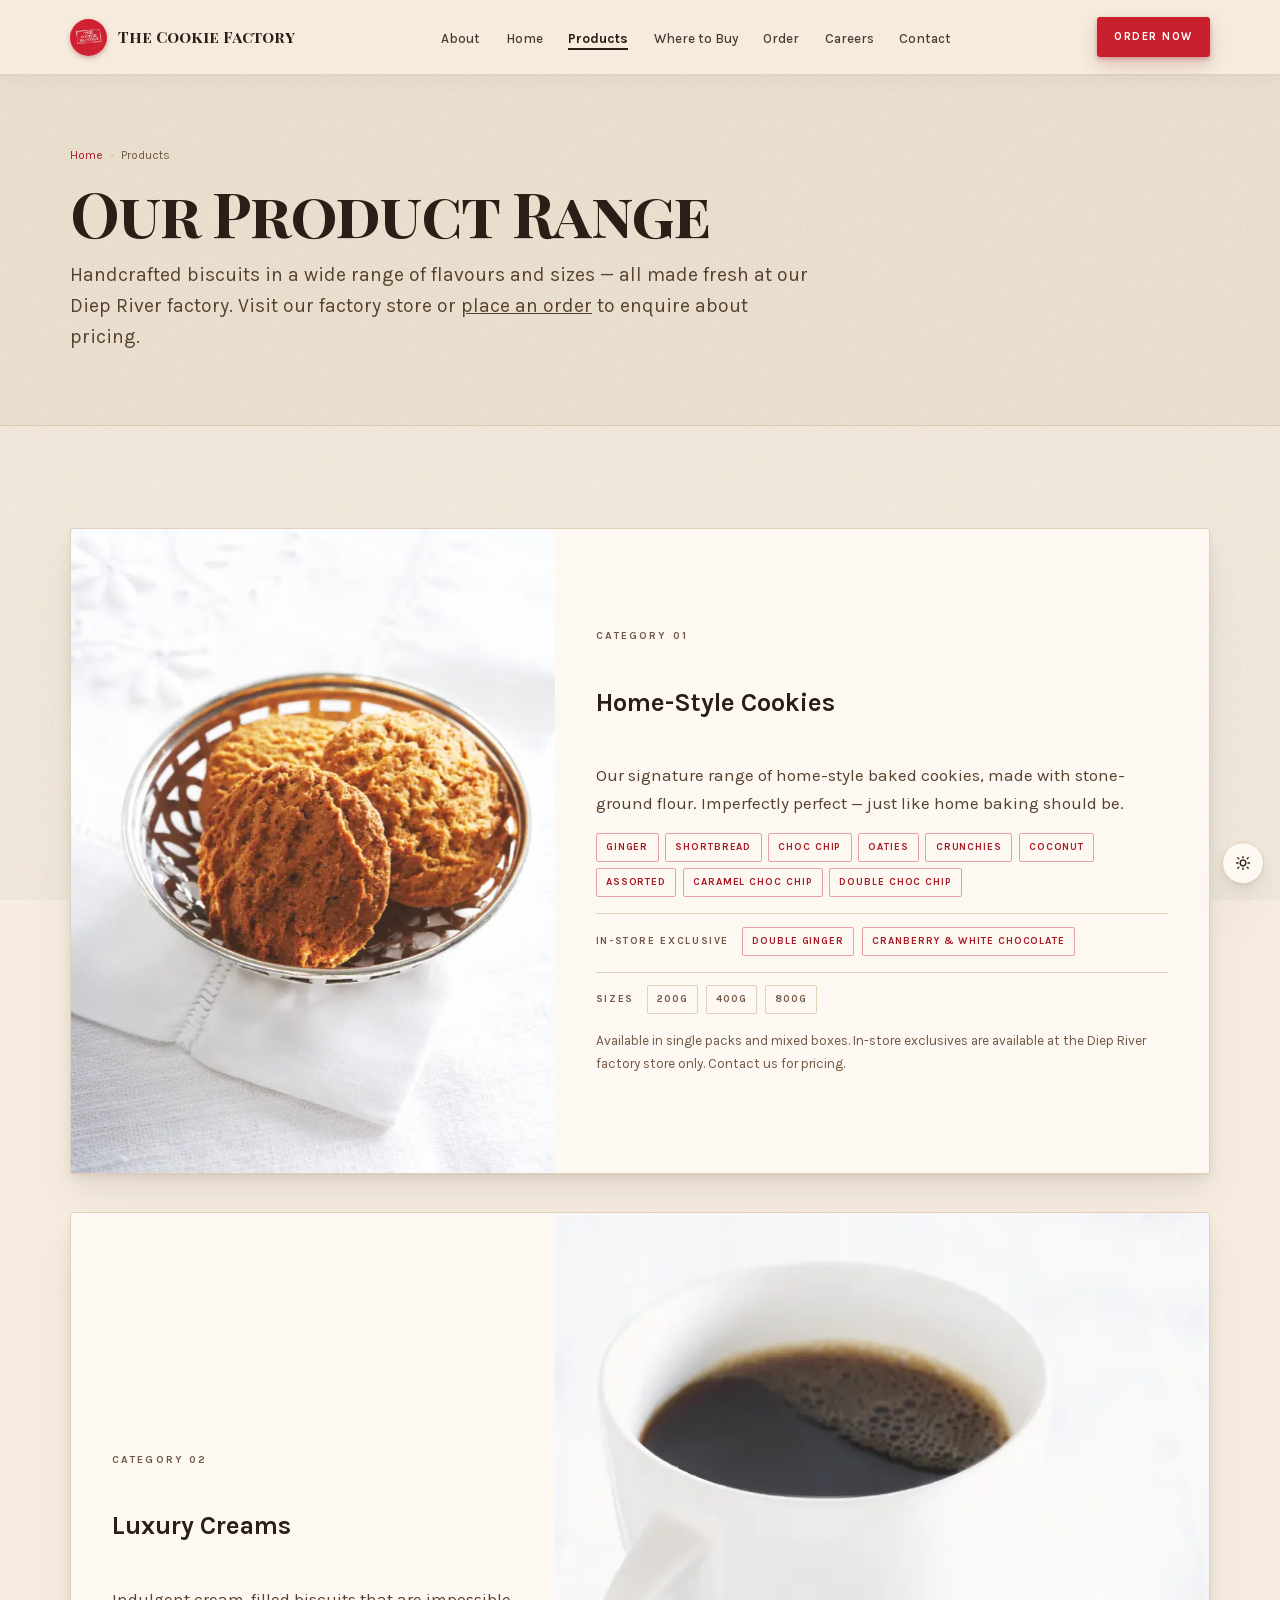
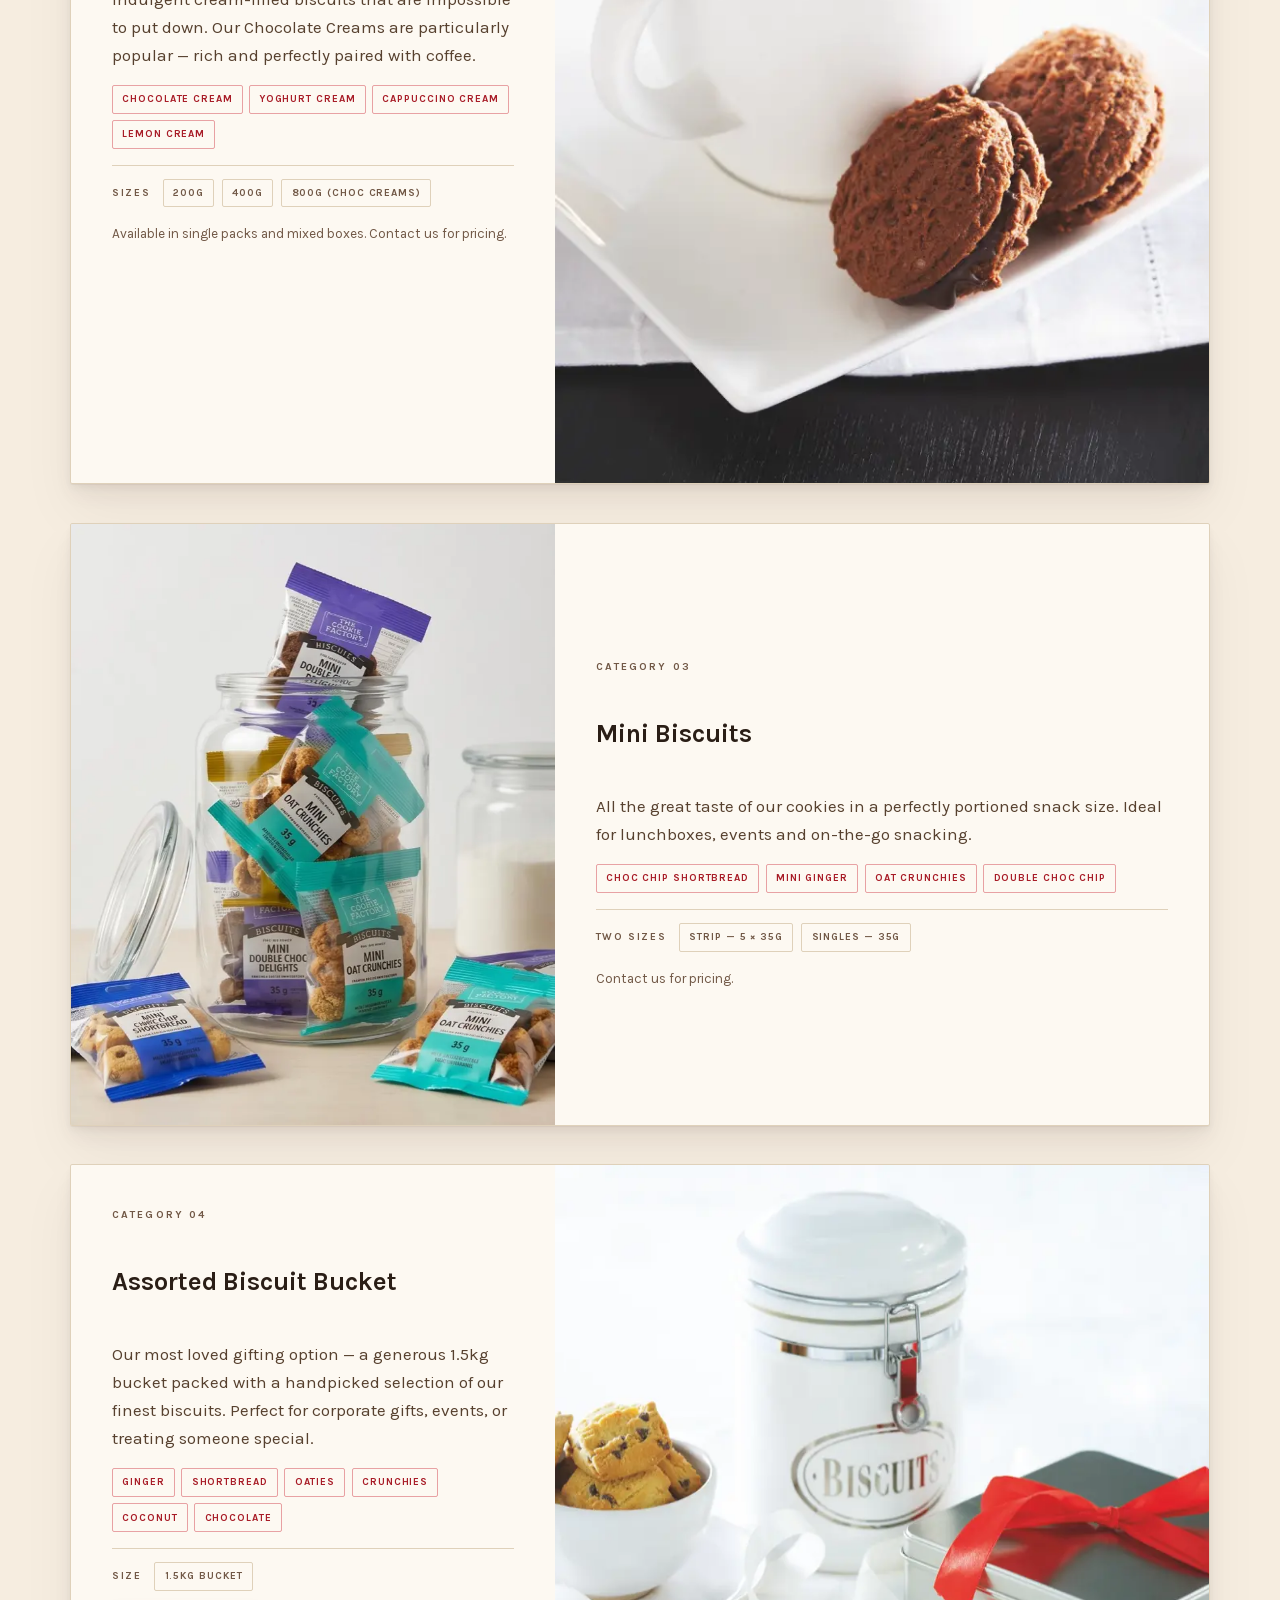
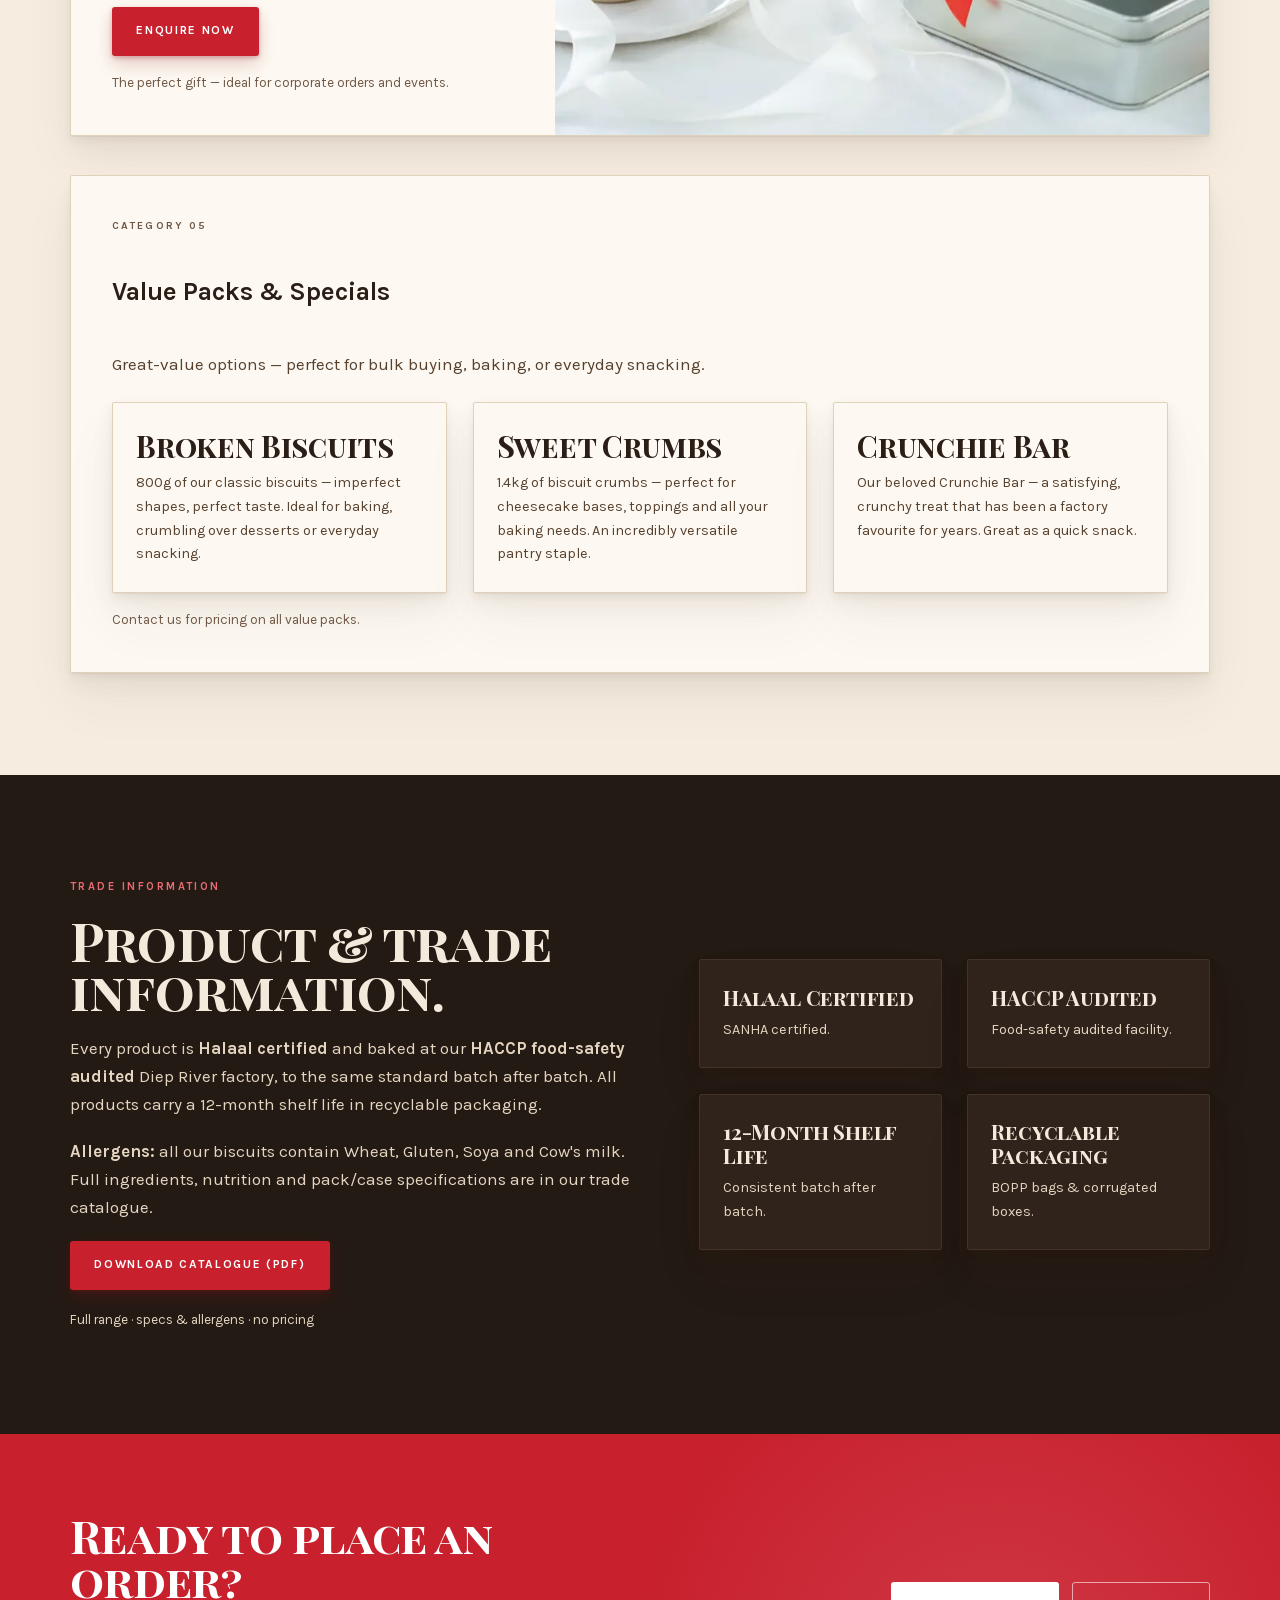
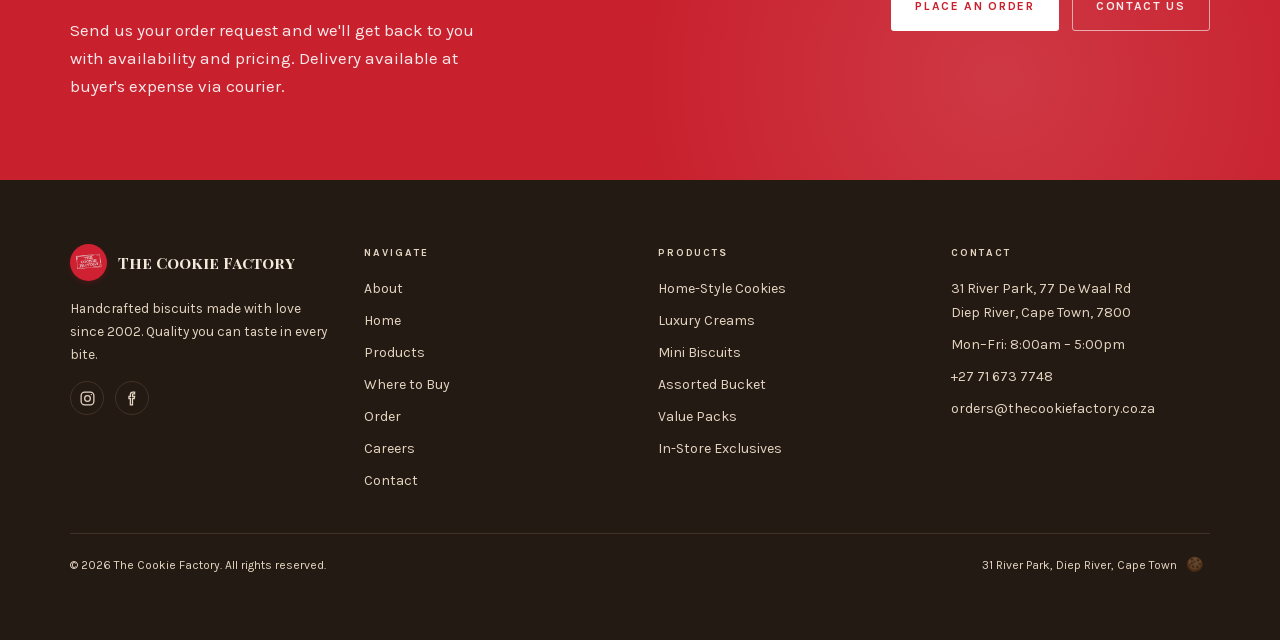
<file: products.html>
<!DOCTYPE html>
<html lang="en-ZA">
<head>
  <!--
       🍪
      ( o o )
       \___/
    You found the crumbs behind the curtain too.
    We're hiring: thecookiefactory.co.za/careers.html
  -->
  <meta charset="UTF-8">
  <meta name="viewport" content="width=device-width, initial-scale=1, viewport-fit=cover">
  <title>Our Products — The Cookie Factory</title>
  <meta name="description" content="The Cookie Factory full product range — home-style cookies, luxury creams, mini biscuits, assorted buckets and value packs, handcrafted in Diep River, Cape Town.">
  <link rel="canonical" href="https://thecookiefactory.co.za/products.html">
  <meta name="theme-color" content="#C8202D">
  <meta name="color-scheme" content="light dark">
  <meta property="og:type" content="website">
  <meta property="og:url" content="https://thecookiefactory.co.za/products.html">
  <meta property="og:title" content="Our Products — The Cookie Factory">
  <meta property="og:description" content="The Cookie Factory full product range — home-style cookies, luxury creams, mini biscuits, assorted buckets and value packs, handcrafted in Diep River, Cape Town.">
  <meta property="og:image" content="https://thecookiefactory.co.za/assets/images/og-share.jpg">
  <meta property="og:site_name" content="The Cookie Factory">
  <meta property="og:locale" content="en_ZA">
  <meta name="twitter:card" content="summary_large_image">
  <meta name="twitter:title" content="Our Products — The Cookie Factory">
  <meta name="twitter:description" content="The Cookie Factory full product range — home-style cookies, luxury creams, mini biscuits, assorted buckets and value packs, handcrafted in Diep River, Cape Town.">
  <meta name="twitter:image" content="https://thecookiefactory.co.za/assets/images/og-share.jpg">
  <link rel="icon" href="assets/images/logo.png">
  <link rel="apple-touch-icon" href="assets/images/logo.png">
  <link rel="preload" href="assets/fonts/karla.woff2" as="font" type="font/woff2" crossorigin>
  <link rel="preload" href="assets/fonts/playfair-sc-700.woff2" as="font" type="font/woff2" crossorigin>
  <link rel="stylesheet" href="css/styles.css">
  <script>try{var t=localStorage.getItem('cf_theme');if(t)document.documentElement.setAttribute('data-theme',t);}catch(e){}</script>
  <script type="application/ld+json">
  {
    "@context": "https://schema.org",
    "@type": "Bakery",
    "@id": "https://thecookiefactory.co.za/#business",
    "name": "The Cookie Factory",
    "image": "https://thecookiefactory.co.za/assets/images/og-share.jpg",
    "url": "https://thecookiefactory.co.za/",
    "telephone": "+27716737748",
    "email": "orders@thecookiefactory.co.za",
    "address": {
      "@type": "PostalAddress",
      "streetAddress": "31 River Park, 77 De Waal Road",
      "addressLocality": "Diep River",
      "addressRegion": "Western Cape",
      "postalCode": "7800",
      "addressCountry": "ZA"
    },
    "geo": { "@type": "GeoCoordinates", "latitude": -34.0361, "longitude": 18.4722 },
    "openingHoursSpecification": [{
      "@type": "OpeningHoursSpecification",
      "dayOfWeek": ["Monday","Tuesday","Wednesday","Thursday","Friday"],
      "opens": "08:00", "closes": "17:00"
    }],
    "hasMap": "https://www.google.com/maps?q=31+River+Park,+77+De+Waal+Road,+Diep+River,+Cape+Town,+7800",
    "sameAs": ["https://www.instagram.com/thecookiefactory.official/","https://www.facebook.com/cookiefactory204"]
  }
  </script>
</head>
<body>
<a class="skip" href="#main">Skip to content</a>

<nav class="nav" id="nav" aria-label="Primary">
  <div class="wrap nav-in">
    <a class="brandmark" href="index.html">
      <img class="seal" src="assets/images/logo.png" alt="" width="240" height="240">
      <span class="brandname">The Cookie Factory</span>
    </a>
    <ul class="navlinks">
      <li><a class="navlink" href="about.html" data-nav="about.html">About</a></li>
      <li><a class="navlink" href="index.html" data-nav="index.html">Home</a></li>
      <li><a class="navlink" href="products.html" data-nav="products.html">Products</a></li>
      <li><a class="navlink" href="where-to-buy.html" data-nav="where-to-buy.html">Where to Buy</a></li>
      <li><a class="navlink" href="order.html" data-nav="order.html">Order</a></li>
      <li><a class="navlink" href="careers.html" data-nav="careers.html">Careers</a></li>
      <li><a class="navlink" href="contact.html" data-nav="contact.html">Contact</a></li>
    </ul>
    <div class="btn-row">
      <a class="btn btn-primary btn-sm nav-cta" href="order.html">Order Now</a>
      <button class="burger" id="burger" type="button" aria-label="Open menu" aria-expanded="false" aria-controls="mnav">
        <svg width="19" height="19" viewBox="0 0 24 24" fill="none" stroke="currentColor" stroke-width="2" stroke-linecap="round" aria-hidden="true"><path d="M3 6h18M3 12h18M3 18h18"/></svg>
      </button>
    </div>
  </div>
</nav>
<div class="mnav" id="mnav">
  <ul>
    <li><a href="about.html" data-nav="about.html">About</a></li>
    <li><a href="index.html" data-nav="index.html">Home</a></li>
    <li><a href="products.html" data-nav="products.html">Products</a></li>
    <li><a href="where-to-buy.html" data-nav="where-to-buy.html">Where to Buy</a></li>
    <li><a href="order.html" data-nav="order.html">Order</a></li>
    <li><a href="careers.html" data-nav="careers.html">Careers</a></li>
    <li><a href="contact.html" data-nav="contact.html">Contact</a></li>
  </ul>
</div>

<main id="main">
  <div class="banner"><div class="wrap">
    <nav aria-label="Breadcrumb"><ol class="crumbs"><li><a href="index.html">Home</a></li><li aria-hidden="true">·</li><li aria-current="page">Products</li></ol></nav>
    <h1>Our Product Range</h1>
    <p class="lede">Handcrafted biscuits in a wide range of flavours and sizes — all made fresh at our Diep River factory. Visit our factory store or <a href="order.html">place an order</a> to enquire about pricing.</p>
  </div></div>

  <section class="sec"><div class="wrap stack" style="gap:clamp(1.5rem,3vw,2.4rem);">

    <article class="cat rv" id="home-style"><div class="cat-grid">
      <div class="cat-media"><picture>
            <source srcset="assets/images/product-ginger.webp" type="image/webp">
            <img src="assets/images/product-ginger.jpeg" alt="Home-style ginger cookies in a wire basket" width="676" height="900" loading="lazy" decoding="async">
          </picture></div>
      <div class="cat-body">
        <p class="cat-no">Category 01</p>
        <h2>Home-Style Cookies</h2>
        <p class="body-copy">Our signature range of home-style baked cookies, made with stone-ground flour. Imperfectly perfect — just like home baking should be.</p>
        <ul class="flavours"><li class="chip chip-b">Ginger</li><li class="chip chip-b">Shortbread</li><li class="chip chip-b">Choc Chip</li><li class="chip chip-b">Oaties</li><li class="chip chip-b">Crunchies</li><li class="chip chip-b">Coconut</li><li class="chip chip-b">Assorted</li><li class="chip chip-b">Caramel Choc Chip</li><li class="chip chip-b">Double Choc Chip</li></ul>
        <div class="sizes" id="in-store-exclusive"><b>In-store exclusive</b><span class="chip chip-b">Double Ginger</span><span class="chip chip-b">Cranberry &amp; White Chocolate</span></div>
        <div class="sizes"><b>Sizes</b><span class="chip">200g</span><span class="chip">400g</span><span class="chip">800g</span></div>
        
        <p class="note">Available in single packs and mixed boxes. In-store exclusives are available at the Diep River factory store only. Contact us for pricing.</p>
      </div>
    </div></article>

    <article class="cat cat--flip rv" id="luxury-creams"><div class="cat-grid">
      <div class="cat-media"><picture>
            <source srcset="assets/images/product-choc-cream.webp" type="image/webp">
            <img src="assets/images/product-choc-cream.jpeg" alt="Chocolate cream biscuits served beside a cup of coffee" width="677" height="900" loading="lazy" decoding="async">
          </picture></div>
      <div class="cat-body">
        <p class="cat-no">Category 02</p>
        <h2>Luxury Creams</h2>
        <p class="body-copy">Indulgent cream-filled biscuits that are impossible to put down. Our Chocolate Creams are particularly popular — rich and perfectly paired with coffee.</p>
        <ul class="flavours"><li class="chip chip-b">Chocolate Cream</li><li class="chip chip-b">Yoghurt Cream</li><li class="chip chip-b">Cappuccino Cream</li><li class="chip chip-b">Lemon Cream</li></ul>
        
        <div class="sizes"><b>Sizes</b><span class="chip">200g</span><span class="chip">400g</span><span class="chip">800g (Choc Creams)</span></div>
        
        <p class="note">Available in single packs and mixed boxes. Contact us for pricing.</p>
      </div>
    </div></article>

    <article class="cat rv" id="mini-biscuits"><div class="cat-grid">
      <div class="cat-media"><picture>
            <source srcset="assets/images/product-mini-biscuits.webp" type="image/webp">
            <img src="assets/images/product-mini-biscuits.jpeg" alt="Mini biscuit strips in a glass jar" width="724" height="900" loading="lazy" decoding="async">
          </picture></div>
      <div class="cat-body">
        <p class="cat-no">Category 03</p>
        <h2>Mini Biscuits</h2>
        <p class="body-copy">All the great taste of our cookies in a perfectly portioned snack size. Ideal for lunchboxes, events and on-the-go snacking.</p>
        <ul class="flavours"><li class="chip chip-b">Choc Chip Shortbread</li><li class="chip chip-b">Mini Ginger</li><li class="chip chip-b">Oat Crunchies</li><li class="chip chip-b">Double Choc Chip</li></ul>
        
        <div class="sizes"><b>Two sizes</b><span class="chip">Strip &mdash; 5 &times; 35g</span><span class="chip">Singles &mdash; 35g</span></div>
        
        <p class="note">Contact us for pricing.</p>
      </div>
    </div></article>

    <article class="cat cat--flip rv" id="assorted-bucket"><div class="cat-grid">
      <div class="cat-media"><picture>
            <source srcset="assets/images/gift-tin.webp" type="image/webp">
            <img src="assets/images/gift-tin.jpeg" alt="A Cookie Factory gift selection tin tied with a red ribbon" width="1100" height="705" loading="lazy" decoding="async">
          </picture></div>
      <div class="cat-body">
        <p class="cat-no">Category 04</p>
        <h2>Assorted Biscuit Bucket</h2>
        <p class="body-copy">Our most loved gifting option — a generous 1.5kg bucket packed with a handpicked selection of our finest biscuits. Perfect for corporate gifts, events, or treating someone special.</p>
        <ul class="flavours"><li class="chip chip-b">Ginger</li><li class="chip chip-b">Shortbread</li><li class="chip chip-b">Oaties</li><li class="chip chip-b">Crunchies</li><li class="chip chip-b">Coconut</li><li class="chip chip-b">Chocolate</li></ul>
        
        <div class="sizes"><b>Size</b><span class="chip">1.5kg bucket</span></div>
        <p><a class="btn btn-primary" href="order.html">Enquire Now</a></p>
        <p class="note">The perfect gift — ideal for corporate orders and events.</p>
      </div>
    </div></article>

    <article class="cat rv" id="value-packs"><div class="cat-body">
      <p class="cat-no">Category 05</p>
      <h2>Value Packs &amp; Specials</h2>
      <p class="body-copy">Great-value options — perfect for bulk buying, baking, or everyday snacking.</p>
      <div class="grid g3" style="margin-top:.5rem;">
        <div class="card"><h3>Broken Biscuits</h3><p>800g of our classic biscuits — imperfect shapes, perfect taste. Ideal for baking, crumbling over desserts or everyday snacking.</p></div>
        <div class="card"><h3>Sweet Crumbs</h3><p>1.4kg of biscuit crumbs — perfect for cheesecake bases, toppings and all your baking needs. An incredibly versatile pantry staple.</p></div>
        <div class="card"><h3>Crunchie Bar</h3><p>Our beloved Crunchie Bar — a satisfying, crunchy treat that has been a factory favourite for years. Great as a quick snack.</p></div>
      </div>
      <p class="note">Contact us for pricing on all value packs.</p>
    </div></article>

  </div></section>

  <section class="sec sec--ink">
    <div class="wrap">
      <div class="split split--wide">
        <div class="rv stack" style="gap:1.2rem;">
          <p class="label">Trade Information</p>
          <h2 class="display">Product &amp; trade information.</h2>
          <p class="body-copy">Every product is <b>Halaal certified</b> and baked at our <b>HACCP food-safety audited</b> Diep River factory, to the same standard batch after batch. All products carry a 12-month shelf life in recyclable packaging.</p>
          <p class="body-copy"><b>Allergens:</b> all our biscuits contain Wheat, Gluten, Soya and Cow's milk. Full ingredients, nutrition and pack/case specifications are in our trade catalogue.</p>
          <p><a class="btn btn-primary" href="assets/docs/the-cookie-factory-catalogue.pdf" target="_blank" rel="noopener">Download Catalogue (PDF)</a></p>
          <p class="note">Full range &middot; specs &amp; allergens &middot; no pricing</p>
        </div>
        <div class="rv rv-d2 grid g2">
          <div class="card"><h3>Halaal Certified</h3><p>SANHA certified.</p></div>
          <div class="card"><h3>HACCP Audited</h3><p>Food-safety audited facility.</p></div>
          <div class="card"><h3>12-Month Shelf Life</h3><p>Consistent batch after batch.</p></div>
          <div class="card"><h3>Recyclable Packaging</h3><p>BOPP bags &amp; corrugated boxes.</p></div>
        </div>
      </div>
    </div>
  </section>

  <section class="closer"><div class="wrap closer-in">
    <div><h2>Ready to place an order?</h2><p>Send us your order request and we'll get back to you with availability and pricing. Delivery available at buyer's expense via courier.</p></div>
    <div class="btn-row"><a class="btn btn-light" href="order.html">Place an Order</a><a class="btn btn-ghost" href="contact.html">Contact Us</a></div>
  </div></section>
</main>

<footer class="foot">
  <div class="wrap">
    <div class="foot-grid">
      <div>
        <a class="brandmark" href="index.html" style="margin-bottom:1rem;">
          <img class="seal" src="assets/images/logo.png" alt="" width="240" height="240">
          <span class="brandname">The Cookie Factory</span>
        </a>
        <p style="font-size:.86rem;max-width:30ch;">Handcrafted biscuits made with love since 2002. Quality you can taste in every bite.</p>
        <div class="socials">
          <a href="https://www.instagram.com/thecookiefactory.official/" target="_blank" rel="noopener" aria-label="The Cookie Factory on Instagram">
            <svg width="17" height="17" viewBox="0 0 24 24" fill="none" stroke="currentColor" stroke-width="1.8" aria-hidden="true"><rect x="3" y="3" width="18" height="18" rx="5"/><circle cx="12" cy="12" r="4"/><circle cx="17.5" cy="6.5" r="1" fill="currentColor" stroke="none"/></svg>
          </a>
          <a href="https://www.facebook.com/cookiefactory204" target="_blank" rel="noopener" aria-label="The Cookie Factory on Facebook">
            <svg width="17" height="17" viewBox="0 0 24 24" fill="none" stroke="currentColor" stroke-width="1.8" aria-hidden="true"><path d="M15 3h-2.5A3.5 3.5 0 0 0 9 6.5V9H7v3h2v9h3v-9h2.5l.5-3H12V6.5a1 1 0 0 1 1-1h2z"/></svg>
          </a>
        </div>
      </div>
      <nav aria-labelledby="foot-nav">
        <h2 id="foot-nav">Navigate</h2>
        <ul>
          <li><a href="about.html">About</a></li>
          <li><a href="index.html">Home</a></li>
          <li><a href="products.html">Products</a></li>
          <li><a href="where-to-buy.html">Where to Buy</a></li>
          <li><a href="order.html">Order</a></li>
          <li><a href="careers.html">Careers</a></li>
          <li><a href="contact.html">Contact</a></li>
        </ul>
      </nav>
      <nav aria-labelledby="foot-prod">
        <h2 id="foot-prod">Products</h2>
        <ul>
          <li><a href="products.html#home-style">Home-Style Cookies</a></li>
          <li><a href="products.html#luxury-creams">Luxury Creams</a></li>
          <li><a href="products.html#mini-biscuits">Mini Biscuits</a></li>
          <li><a href="products.html#assorted-bucket">Assorted Bucket</a></li>
          <li><a href="products.html#value-packs">Value Packs</a></li>
          <li><a href="products.html#in-store-exclusive">In-Store Exclusives</a></li>
        </ul>
      </nav>
      <div>
        <h2>Contact</h2>
        <ul>
          <li>31 River Park, 77 De Waal Rd<br>Diep River, Cape Town, 7800</li>
          <li>Mon–Fri: 8:00am – 5:00pm</li>
          <li><a href="tel:+27716737748">+27 71 673 7748</a></li>
          <li><a href="mailto:orders@thecookiefactory.co.za">orders@thecookiefactory.co.za</a></li>
        </ul>
      </div>
    </div>
    <div class="foot-base">
      <p><button type="button" class="copyright-line">© 2026 The Cookie Factory. All rights reserved.</button></p>
      <p>31 River Park, Diep River, Cape Town <a class="egg-crumb" href="secret-recipe.html" aria-label="A crumb">🍪</a></p>
    </div>
  </div>
</footer>

<button id="back-to-top" type="button" aria-label="Back to top">
  <svg width="18" height="18" viewBox="0 0 24 24" fill="none" stroke="currentColor" stroke-width="2.5" stroke-linecap="round" stroke-linejoin="round" aria-hidden="true"><polyline points="18 15 12 9 6 15"/></svg>
</button>
<button class="tt" id="theme-toggle" type="button" aria-label="Switch colour theme">
  <svg width="16" height="16" viewBox="0 0 24 24" fill="none" stroke="currentColor" stroke-width="2" stroke-linecap="round" aria-hidden="true"><circle cx="12" cy="12" r="4.2"/><path d="M12 2.4v2.2M12 19.4v2.2M4.2 4.2l1.6 1.6M18.2 18.2l1.6 1.6M2.4 12h2.2M19.4 12h2.2M4.2 19.8l1.6-1.6M18.2 5.8l1.6-1.6"/></svg>
</button>

<script src="js/main.js" defer></script>
</body>
</html>
</file>
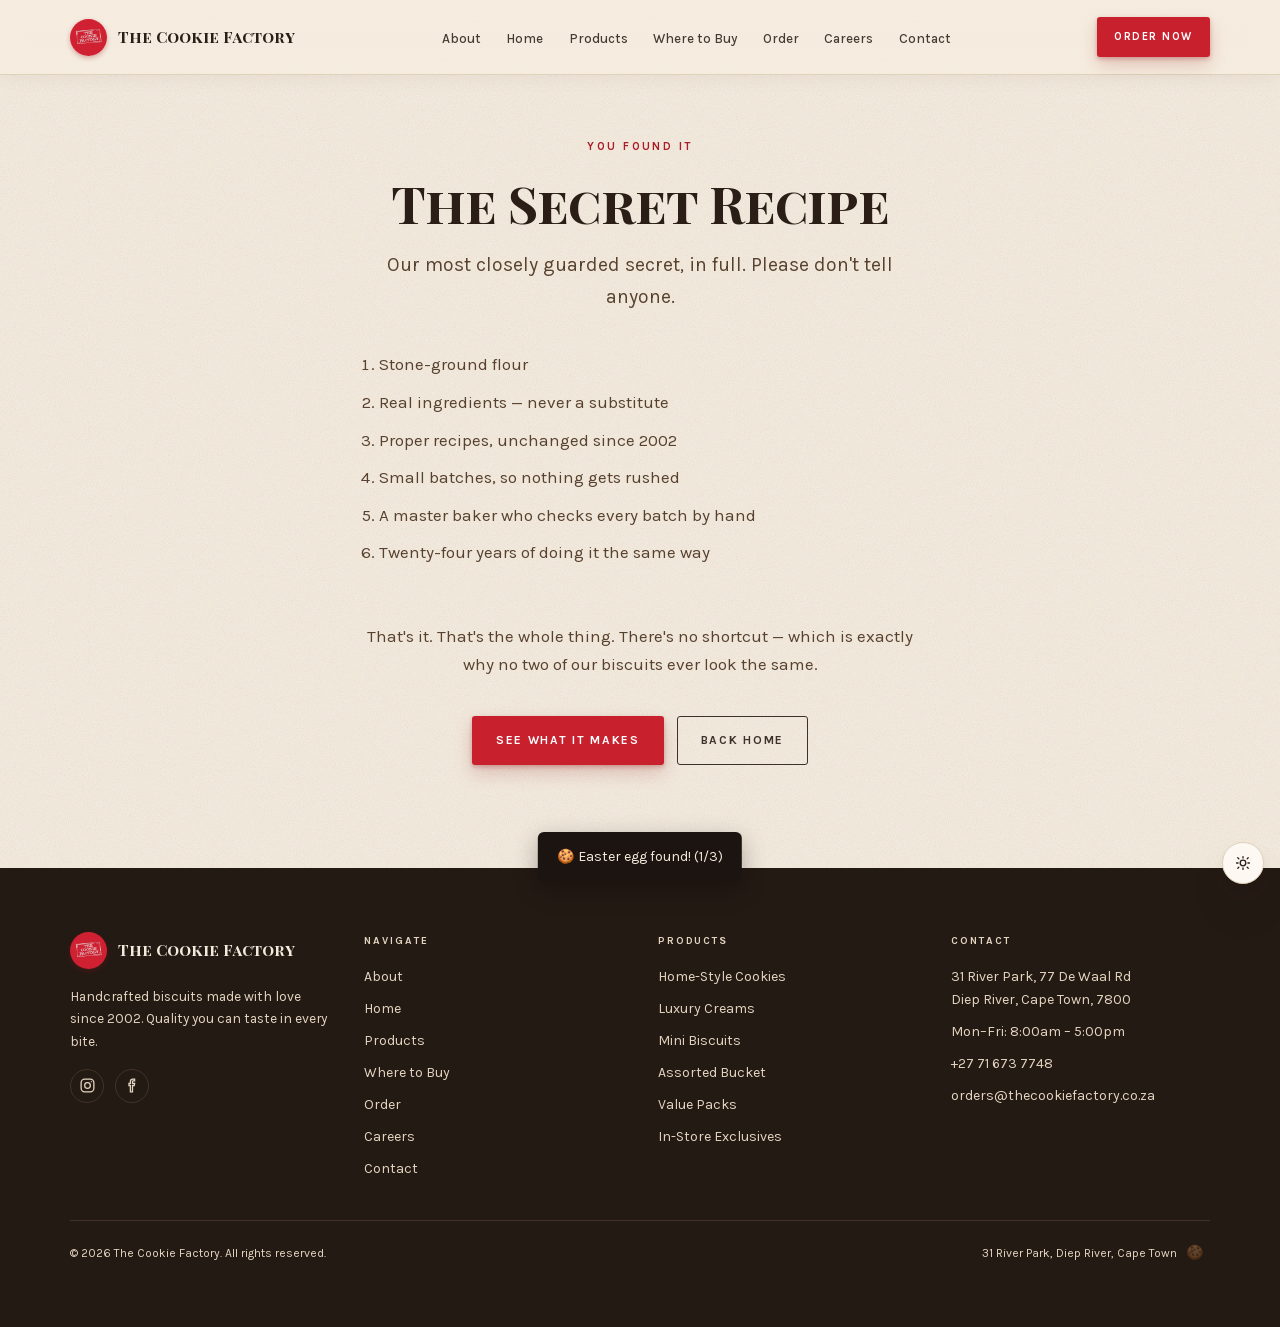
<file: secret-recipe.html>
<!DOCTYPE html>
<html lang="en-ZA">
<head>
  <!--
       🍪
      ( o o )
       \___/
    You found the crumbs behind the curtain too.
    We're hiring: thecookiefactory.co.za/careers.html
  -->
  <meta charset="UTF-8">
  <meta name="viewport" content="width=device-width, initial-scale=1, viewport-fit=cover">
  <title>Secret Recipe — The Cookie Factory</title>
  <meta name="description" content="You found it. The Cookie Factory's most closely guarded secret.">
  <link rel="canonical" href="https://thecookiefactory.co.za/secret-recipe.html">
  <meta name="robots" content="noindex, nofollow">
  <meta name="theme-color" content="#C8202D">
  <meta name="color-scheme" content="light dark">
  <meta property="og:type" content="website">
  <meta property="og:url" content="https://thecookiefactory.co.za/secret-recipe.html">
  <meta property="og:title" content="Secret Recipe — The Cookie Factory">
  <meta property="og:description" content="You found it. The Cookie Factory's most closely guarded secret.">
  <meta property="og:image" content="https://thecookiefactory.co.za/assets/images/og-share.jpg">
  <meta property="og:site_name" content="The Cookie Factory">
  <meta property="og:locale" content="en_ZA">
  <meta name="twitter:card" content="summary_large_image">
  <meta name="twitter:title" content="Secret Recipe — The Cookie Factory">
  <meta name="twitter:description" content="You found it. The Cookie Factory's most closely guarded secret.">
  <meta name="twitter:image" content="https://thecookiefactory.co.za/assets/images/og-share.jpg">
  <link rel="icon" href="assets/images/logo.png">
  <link rel="apple-touch-icon" href="assets/images/logo.png">
  <link rel="preload" href="assets/fonts/karla.woff2" as="font" type="font/woff2" crossorigin>
  <link rel="preload" href="assets/fonts/playfair-sc-700.woff2" as="font" type="font/woff2" crossorigin>
  <link rel="stylesheet" href="css/styles.css">
  <script>try{var t=localStorage.getItem('cf_theme');if(t)document.documentElement.setAttribute('data-theme',t);}catch(e){}</script>
</head>
<body>
<a class="skip" href="#main">Skip to content</a>

<nav class="nav" id="nav" aria-label="Primary">
  <div class="wrap nav-in">
    <a class="brandmark" href="index.html">
      <img class="seal" src="assets/images/logo.png" alt="" width="240" height="240">
      <span class="brandname">The Cookie Factory</span>
    </a>
    <ul class="navlinks">
      <li><a class="navlink" href="about.html" data-nav="about.html">About</a></li>
      <li><a class="navlink" href="index.html" data-nav="index.html">Home</a></li>
      <li><a class="navlink" href="products.html" data-nav="products.html">Products</a></li>
      <li><a class="navlink" href="where-to-buy.html" data-nav="where-to-buy.html">Where to Buy</a></li>
      <li><a class="navlink" href="order.html" data-nav="order.html">Order</a></li>
      <li><a class="navlink" href="careers.html" data-nav="careers.html">Careers</a></li>
      <li><a class="navlink" href="contact.html" data-nav="contact.html">Contact</a></li>
    </ul>
    <div class="btn-row">
      <a class="btn btn-primary btn-sm nav-cta" href="order.html">Order Now</a>
      <button class="burger" id="burger" type="button" aria-label="Open menu" aria-expanded="false" aria-controls="mnav">
        <svg width="19" height="19" viewBox="0 0 24 24" fill="none" stroke="currentColor" stroke-width="2" stroke-linecap="round" aria-hidden="true"><path d="M3 6h18M3 12h18M3 18h18"/></svg>
      </button>
    </div>
  </div>
</nav>
<div class="mnav" id="mnav">
  <ul>
    <li><a href="about.html" data-nav="about.html">About</a></li>
    <li><a href="index.html" data-nav="index.html">Home</a></li>
    <li><a href="products.html" data-nav="products.html">Products</a></li>
    <li><a href="where-to-buy.html" data-nav="where-to-buy.html">Where to Buy</a></li>
    <li><a href="order.html" data-nav="order.html">Order</a></li>
    <li><a href="careers.html" data-nav="careers.html">Careers</a></li>
    <li><a href="contact.html" data-nav="contact.html">Contact</a></li>
  </ul>
</div>

<main id="main">
  <section class="sec" style="padding-top:calc(var(--nav-h) + 4rem);">
    <div class="wrap recipe stack" style="gap:1.4rem;text-align:center;">
      <p class="label">You found it</p>
      <h1 class="display" style="font-size:clamp(2rem,5vw,3.2rem);">The Secret Recipe</h1>
      <p class="lede" style="margin-inline:auto;">Our most closely guarded secret, in full. Please don't tell anyone.</p>
      <ol style="text-align:left;margin-top:1rem;">
        <li>Stone-ground flour</li>
        <li>Real ingredients &mdash; never a substitute</li>
        <li>Proper recipes, unchanged since 2002</li>
        <li>Small batches, so nothing gets rushed</li>
        <li>A master baker who checks every batch by hand</li>
        <li>Twenty-four years of doing it the same way</li>
      </ol>
      <p class="body-copy" style="margin-inline:auto;margin-top:1rem;">That's it. That's the whole thing. There's no shortcut — which is exactly why no two of our biscuits ever look the same.</p>
      <p class="btn-row" style="justify-content:center;margin-top:1rem;"><a class="btn btn-primary" href="products.html">See What It Makes</a><a class="btn btn-ghost" href="index.html">Back Home</a></p>
    </div>
  </section>
</main>

<footer class="foot">
  <div class="wrap">
    <div class="foot-grid">
      <div>
        <a class="brandmark" href="index.html" style="margin-bottom:1rem;">
          <img class="seal" src="assets/images/logo.png" alt="" width="240" height="240">
          <span class="brandname">The Cookie Factory</span>
        </a>
        <p style="font-size:.86rem;max-width:30ch;">Handcrafted biscuits made with love since 2002. Quality you can taste in every bite.</p>
        <div class="socials">
          <a href="https://www.instagram.com/thecookiefactory.official/" target="_blank" rel="noopener" aria-label="The Cookie Factory on Instagram">
            <svg width="17" height="17" viewBox="0 0 24 24" fill="none" stroke="currentColor" stroke-width="1.8" aria-hidden="true"><rect x="3" y="3" width="18" height="18" rx="5"/><circle cx="12" cy="12" r="4"/><circle cx="17.5" cy="6.5" r="1" fill="currentColor" stroke="none"/></svg>
          </a>
          <a href="https://www.facebook.com/cookiefactory204" target="_blank" rel="noopener" aria-label="The Cookie Factory on Facebook">
            <svg width="17" height="17" viewBox="0 0 24 24" fill="none" stroke="currentColor" stroke-width="1.8" aria-hidden="true"><path d="M15 3h-2.5A3.5 3.5 0 0 0 9 6.5V9H7v3h2v9h3v-9h2.5l.5-3H12V6.5a1 1 0 0 1 1-1h2z"/></svg>
          </a>
        </div>
      </div>
      <nav aria-labelledby="foot-nav">
        <h2 id="foot-nav">Navigate</h2>
        <ul>
          <li><a href="about.html">About</a></li>
          <li><a href="index.html">Home</a></li>
          <li><a href="products.html">Products</a></li>
          <li><a href="where-to-buy.html">Where to Buy</a></li>
          <li><a href="order.html">Order</a></li>
          <li><a href="careers.html">Careers</a></li>
          <li><a href="contact.html">Contact</a></li>
        </ul>
      </nav>
      <nav aria-labelledby="foot-prod">
        <h2 id="foot-prod">Products</h2>
        <ul>
          <li><a href="products.html#home-style">Home-Style Cookies</a></li>
          <li><a href="products.html#luxury-creams">Luxury Creams</a></li>
          <li><a href="products.html#mini-biscuits">Mini Biscuits</a></li>
          <li><a href="products.html#assorted-bucket">Assorted Bucket</a></li>
          <li><a href="products.html#value-packs">Value Packs</a></li>
          <li><a href="products.html#in-store-exclusive">In-Store Exclusives</a></li>
        </ul>
      </nav>
      <div>
        <h2>Contact</h2>
        <ul>
          <li>31 River Park, 77 De Waal Rd<br>Diep River, Cape Town, 7800</li>
          <li>Mon–Fri: 8:00am – 5:00pm</li>
          <li><a href="tel:+27716737748">+27 71 673 7748</a></li>
          <li><a href="mailto:orders@thecookiefactory.co.za">orders@thecookiefactory.co.za</a></li>
        </ul>
      </div>
    </div>
    <div class="foot-base">
      <p><button type="button" class="copyright-line">© 2026 The Cookie Factory. All rights reserved.</button></p>
      <p>31 River Park, Diep River, Cape Town <a class="egg-crumb" href="secret-recipe.html" aria-label="A crumb">🍪</a></p>
    </div>
  </div>
</footer>

<button id="back-to-top" type="button" aria-label="Back to top">
  <svg width="18" height="18" viewBox="0 0 24 24" fill="none" stroke="currentColor" stroke-width="2.5" stroke-linecap="round" stroke-linejoin="round" aria-hidden="true"><polyline points="18 15 12 9 6 15"/></svg>
</button>
<button class="tt" id="theme-toggle" type="button" aria-label="Switch colour theme">
  <svg width="16" height="16" viewBox="0 0 24 24" fill="none" stroke="currentColor" stroke-width="2" stroke-linecap="round" aria-hidden="true"><circle cx="12" cy="12" r="4.2"/><path d="M12 2.4v2.2M12 19.4v2.2M4.2 4.2l1.6 1.6M18.2 18.2l1.6 1.6M2.4 12h2.2M19.4 12h2.2M4.2 19.8l1.6-1.6M18.2 5.8l1.6-1.6"/></svg>
</button>

<script src="js/main.js" defer></script>
</body>
</html>
</file>
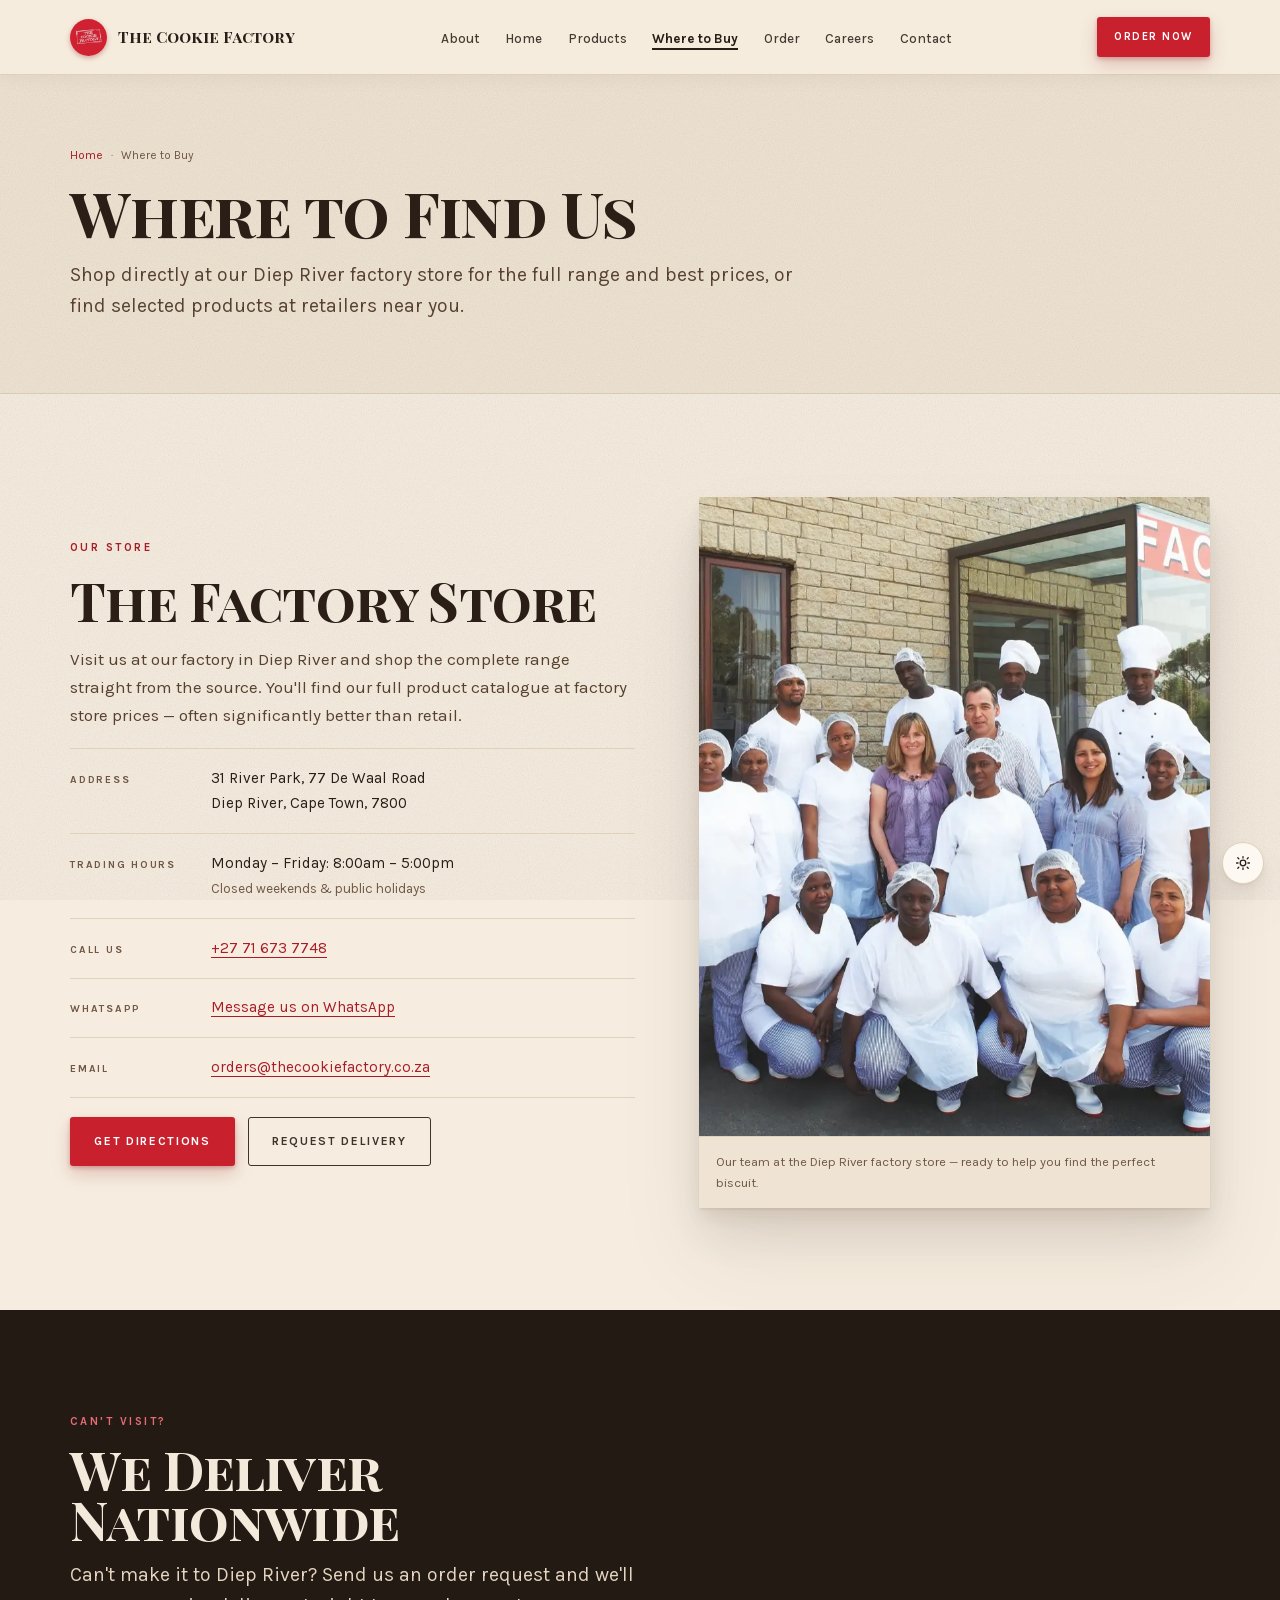
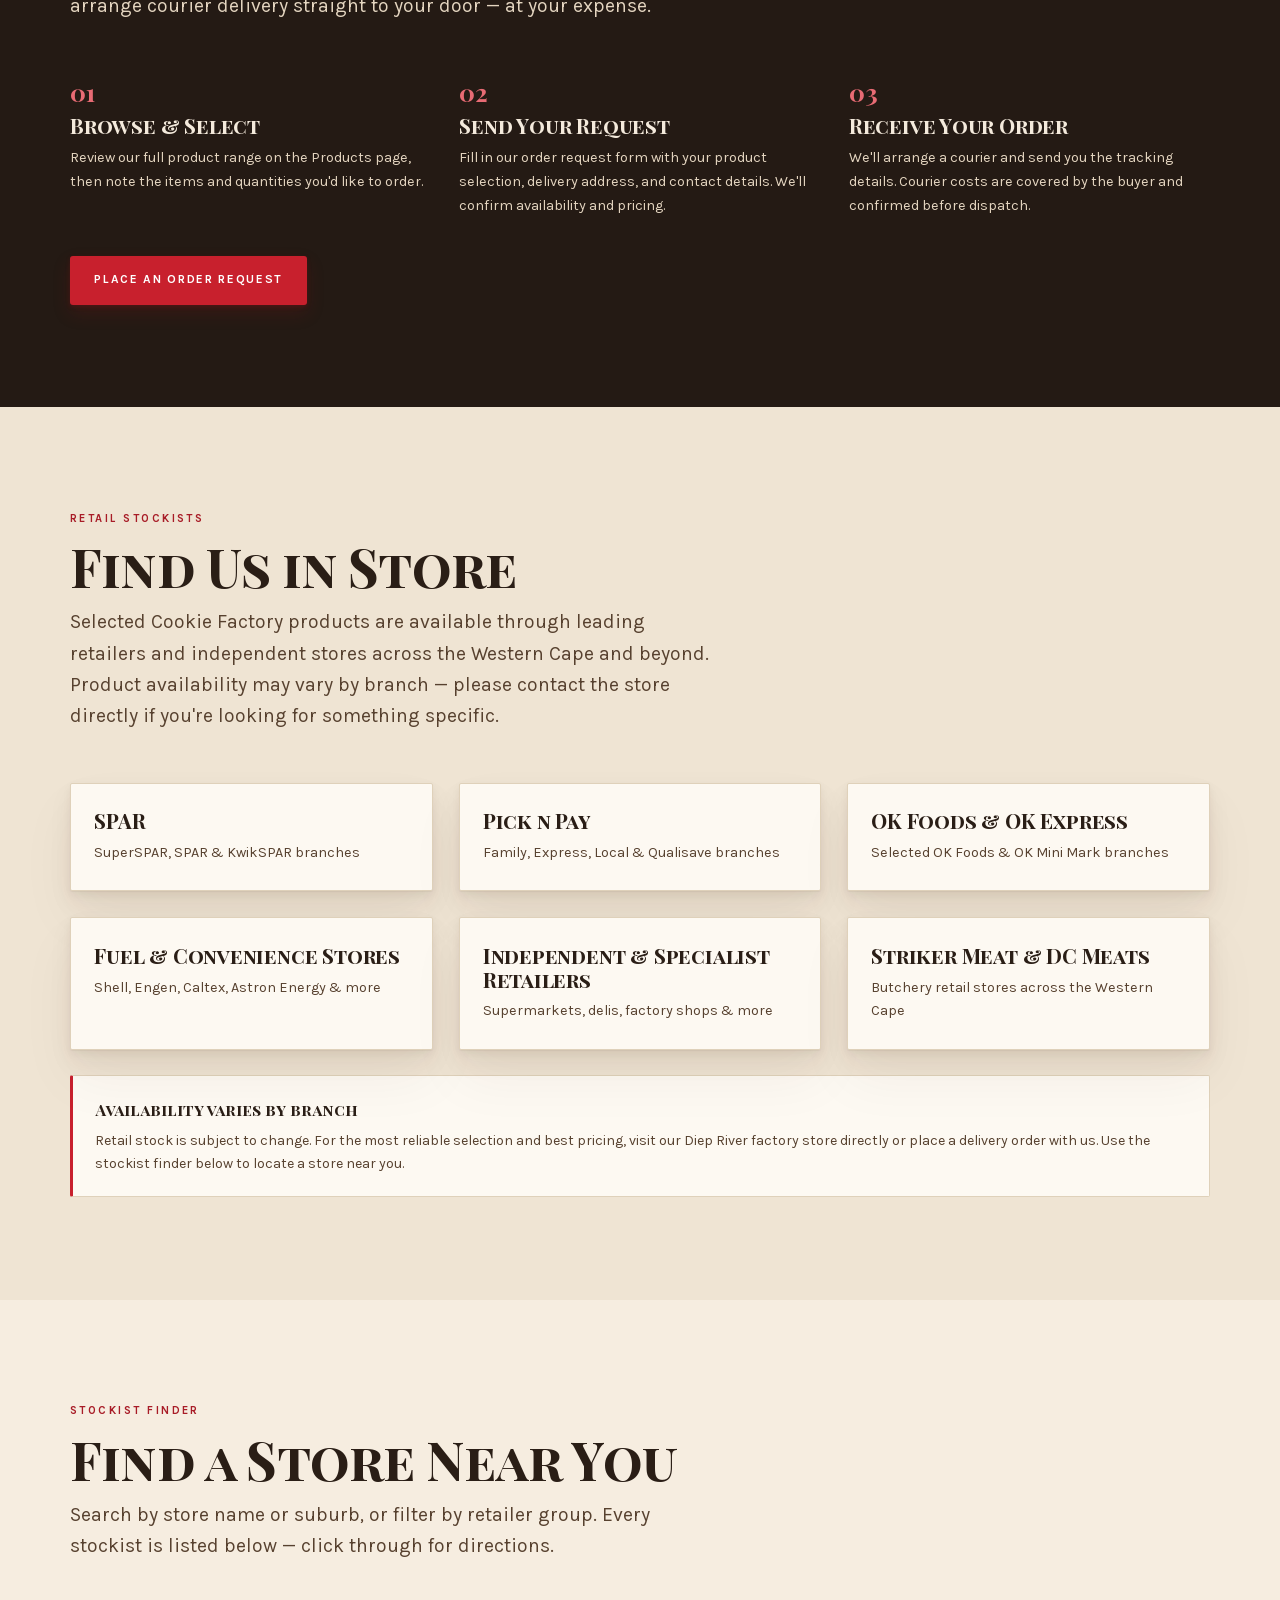
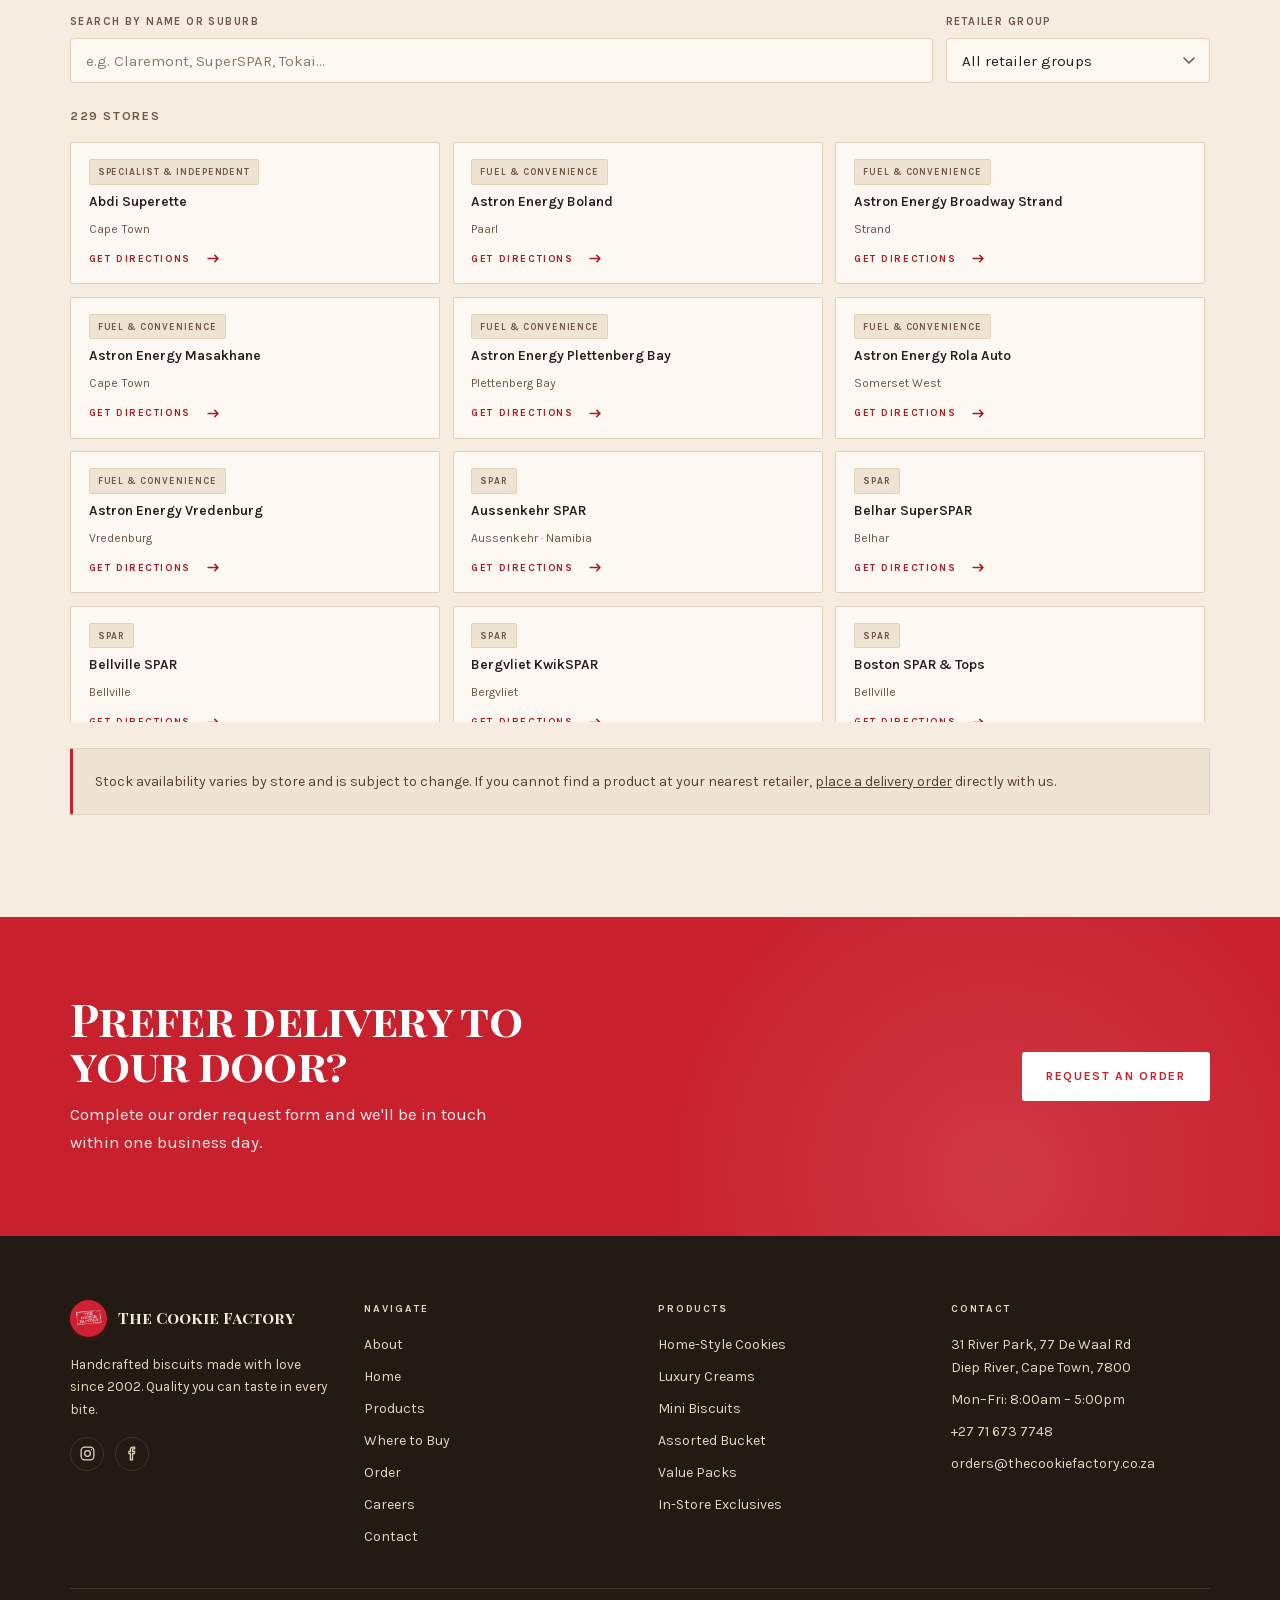
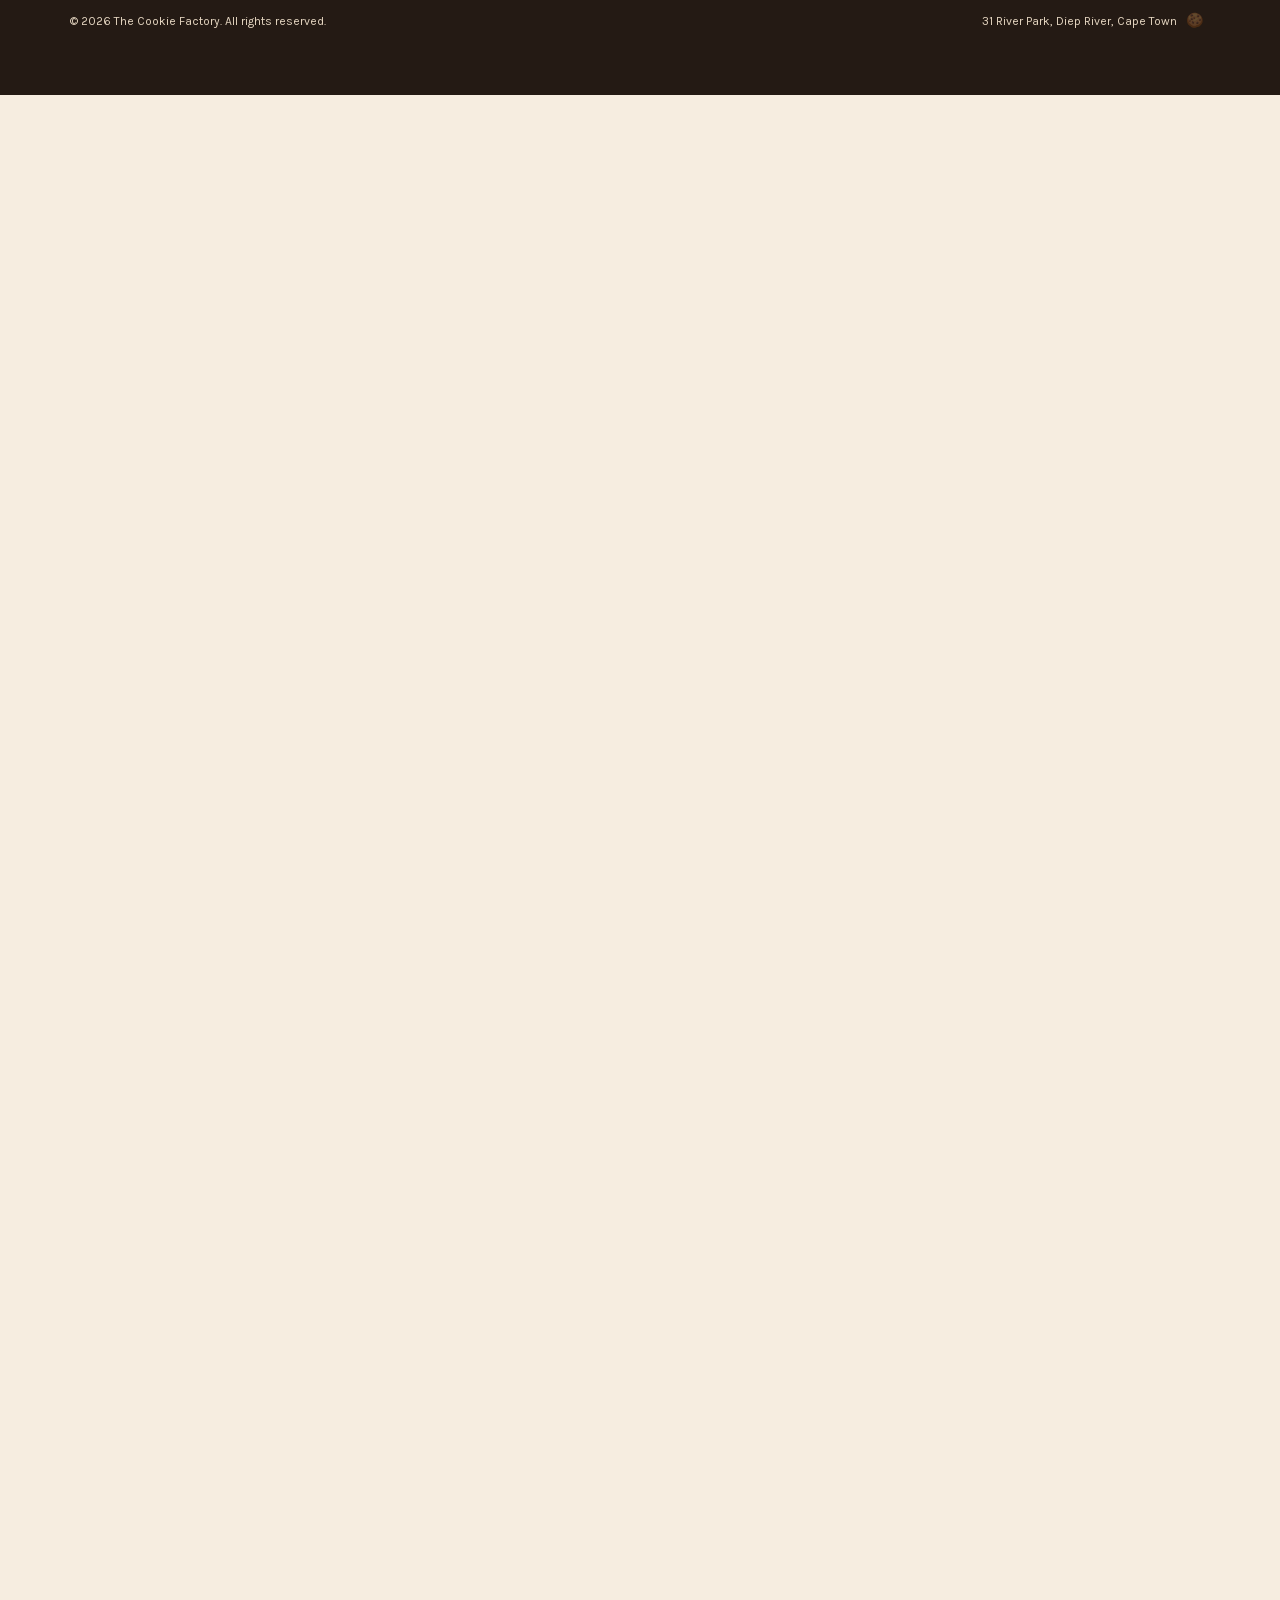
<file: where-to-buy.html>
<!DOCTYPE html>
<html lang="en-ZA">
<head>
  <!--
       🍪
      ( o o )
       \___/
    You found the crumbs behind the curtain too.
    We're hiring: thecookiefactory.co.za/careers.html
  -->
  <meta charset="UTF-8">
  <meta name="viewport" content="width=device-width, initial-scale=1, viewport-fit=cover">
  <title>Where to Buy — The Cookie Factory</title>
  <meta name="description" content="Find The Cookie Factory products at our Diep River factory store or at selected retailers across the Western Cape. We also deliver nationwide by courier.">
  <link rel="canonical" href="https://thecookiefactory.co.za/where-to-buy.html">
  <meta name="theme-color" content="#C8202D">
  <meta name="color-scheme" content="light dark">
  <meta property="og:type" content="website">
  <meta property="og:url" content="https://thecookiefactory.co.za/where-to-buy.html">
  <meta property="og:title" content="Where to Buy — The Cookie Factory">
  <meta property="og:description" content="Find The Cookie Factory products at our Diep River factory store or at selected retailers across the Western Cape. We also deliver nationwide by courier.">
  <meta property="og:image" content="https://thecookiefactory.co.za/assets/images/og-share.jpg">
  <meta property="og:site_name" content="The Cookie Factory">
  <meta property="og:locale" content="en_ZA">
  <meta name="twitter:card" content="summary_large_image">
  <meta name="twitter:title" content="Where to Buy — The Cookie Factory">
  <meta name="twitter:description" content="Find The Cookie Factory products at our Diep River factory store or at selected retailers across the Western Cape. We also deliver nationwide by courier.">
  <meta name="twitter:image" content="https://thecookiefactory.co.za/assets/images/og-share.jpg">
  <link rel="icon" href="assets/images/logo.png">
  <link rel="apple-touch-icon" href="assets/images/logo.png">
  <link rel="preload" href="assets/fonts/karla.woff2" as="font" type="font/woff2" crossorigin>
  <link rel="preload" href="assets/fonts/playfair-sc-700.woff2" as="font" type="font/woff2" crossorigin>
  <link rel="stylesheet" href="css/styles.css">
  <script>try{var t=localStorage.getItem('cf_theme');if(t)document.documentElement.setAttribute('data-theme',t);}catch(e){}</script>
  <script type="application/ld+json">
  {
    "@context": "https://schema.org",
    "@type": "Bakery",
    "@id": "https://thecookiefactory.co.za/#business",
    "name": "The Cookie Factory",
    "image": "https://thecookiefactory.co.za/assets/images/og-share.jpg",
    "url": "https://thecookiefactory.co.za/",
    "telephone": "+27716737748",
    "email": "orders@thecookiefactory.co.za",
    "address": {
      "@type": "PostalAddress",
      "streetAddress": "31 River Park, 77 De Waal Road",
      "addressLocality": "Diep River",
      "addressRegion": "Western Cape",
      "postalCode": "7800",
      "addressCountry": "ZA"
    },
    "geo": { "@type": "GeoCoordinates", "latitude": -34.0361, "longitude": 18.4722 },
    "openingHoursSpecification": [{
      "@type": "OpeningHoursSpecification",
      "dayOfWeek": ["Monday","Tuesday","Wednesday","Thursday","Friday"],
      "opens": "08:00", "closes": "17:00"
    }],
    "hasMap": "https://www.google.com/maps?q=31+River+Park,+77+De+Waal+Road,+Diep+River,+Cape+Town,+7800",
    "sameAs": ["https://www.instagram.com/thecookiefactory.official/","https://www.facebook.com/cookiefactory204"]
  }
  </script>
</head>
<body>
<a class="skip" href="#main">Skip to content</a>

<nav class="nav" id="nav" aria-label="Primary">
  <div class="wrap nav-in">
    <a class="brandmark" href="index.html">
      <img class="seal" src="assets/images/logo.png" alt="" width="240" height="240">
      <span class="brandname">The Cookie Factory</span>
    </a>
    <ul class="navlinks">
      <li><a class="navlink" href="about.html" data-nav="about.html">About</a></li>
      <li><a class="navlink" href="index.html" data-nav="index.html">Home</a></li>
      <li><a class="navlink" href="products.html" data-nav="products.html">Products</a></li>
      <li><a class="navlink" href="where-to-buy.html" data-nav="where-to-buy.html">Where to Buy</a></li>
      <li><a class="navlink" href="order.html" data-nav="order.html">Order</a></li>
      <li><a class="navlink" href="careers.html" data-nav="careers.html">Careers</a></li>
      <li><a class="navlink" href="contact.html" data-nav="contact.html">Contact</a></li>
    </ul>
    <div class="btn-row">
      <a class="btn btn-primary btn-sm nav-cta" href="order.html">Order Now</a>
      <button class="burger" id="burger" type="button" aria-label="Open menu" aria-expanded="false" aria-controls="mnav">
        <svg width="19" height="19" viewBox="0 0 24 24" fill="none" stroke="currentColor" stroke-width="2" stroke-linecap="round" aria-hidden="true"><path d="M3 6h18M3 12h18M3 18h18"/></svg>
      </button>
    </div>
  </div>
</nav>
<div class="mnav" id="mnav">
  <ul>
    <li><a href="about.html" data-nav="about.html">About</a></li>
    <li><a href="index.html" data-nav="index.html">Home</a></li>
    <li><a href="products.html" data-nav="products.html">Products</a></li>
    <li><a href="where-to-buy.html" data-nav="where-to-buy.html">Where to Buy</a></li>
    <li><a href="order.html" data-nav="order.html">Order</a></li>
    <li><a href="careers.html" data-nav="careers.html">Careers</a></li>
    <li><a href="contact.html" data-nav="contact.html">Contact</a></li>
  </ul>
</div>

<main id="main">
  <div class="banner"><div class="wrap">
    <nav aria-label="Breadcrumb"><ol class="crumbs"><li><a href="index.html">Home</a></li><li aria-hidden="true">·</li><li aria-current="page">Where to Buy</li></ol></nav>
    <h1>Where to Find Us</h1>
    <p class="lede">Shop directly at our Diep River factory store for the full range and best prices, or find selected products at retailers near you.</p>
  </div></div>

  <section class="sec">
    <div class="wrap">
      <div class="split split--wide">
        <div class="rv stack" style="gap:1.2rem;">
          <p class="label">Our Store</p>
          <h2 class="display">The Factory Store</h2>
          <p class="body-copy">Visit us at our factory in Diep River and shop the complete range straight from the source. You'll find our full product catalogue at factory store prices — often significantly better than retail.</p>
          <dl class="rows">
            <div class="row"><dt>Address</dt><dd>31 River Park, 77 De Waal Road<br>Diep River, Cape Town, 7800</dd></div>
            <div class="row"><dt>Trading hours</dt><dd>Monday &ndash; Friday: 8:00am &ndash; 5:00pm<br><span class="note">Closed weekends &amp; public holidays</span></dd></div>
            <div class="row"><dt>Call us</dt><dd><a href="tel:+27716737748">+27 71 673 7748</a></dd></div>
            <div class="row"><dt>WhatsApp</dt><dd><a href="https://wa.me/27716737748" target="_blank" rel="noopener">Message us on WhatsApp</a></dd></div>
            <div class="row"><dt>Email</dt><dd><a href="mailto:orders@thecookiefactory.co.za">orders@thecookiefactory.co.za</a></dd></div>
          </dl>
          <div class="btn-row"><a class="btn btn-primary" href="https://maps.google.com/?q=31+River+Park+77+De+Waal+Road+Diep+River+Cape+Town" target="_blank" rel="noopener">Get Directions</a><a class="btn btn-ghost" href="order.html">Request Delivery</a></div>
        </div>
        <div class="rv rv-d2">
          <figure class="plate">
            <picture>
            <source srcset="assets/images/team.webp" type="image/webp">
            <img src="assets/images/team.jpeg" alt="The Cookie Factory team outside the factory store" width="1300" height="966" loading="lazy" decoding="async">
          </picture>
            <figcaption class="cap">Our team at the Diep River factory store — ready to help you find the perfect biscuit.</figcaption>
          </figure>
        </div>
      </div>
    </div>
  </section>

  <section class="sec sec--ink">
    <div class="wrap">
      <div class="sec-head rv"><p class="label">Can't Visit?</p><h2 class="display">We Deliver Nationwide</h2><p class="lede">Can't make it to Diep River? Send us an order request and we'll arrange courier delivery straight to your door — at your expense.</p></div>
      <ol class="steps rv">
        <li class="step"><h3>Browse &amp; Select</h3><p>Review our full product range on the Products page, then note the items and quantities you'd like to order.</p></li>
        <li class="step"><h3>Send Your Request</h3><p>Fill in our order request form with your product selection, delivery address, and contact details. We'll confirm availability and pricing.</p></li>
        <li class="step"><h3>Receive Your Order</h3><p>We'll arrange a courier and send you the tracking details. Courier costs are covered by the buyer and confirmed before dispatch.</p></li>
      </ol>
      <p class="rv" style="margin-top:2.4rem;"><a class="btn btn-primary" href="order.html">Place an Order Request</a></p>
    </div>
  </section>

  <section class="sec sec--raised">
    <div class="wrap">
      <div class="sec-head rv"><p class="label">Retail Stockists</p><h2 class="display">Find Us in Store</h2><p class="lede">Selected Cookie Factory products are available through leading retailers and independent stores across the Western Cape and beyond. Product availability may vary by branch — please contact the store directly if you're looking for something specific.</p></div>
      <div class="grid g3 rv">
        <div class="card"><h3>SPAR</h3><p>SuperSPAR, SPAR &amp; KwikSPAR branches</p></div>
        <div class="card"><h3>Pick n Pay</h3><p>Family, Express, Local &amp; Qualisave branches</p></div>
        <div class="card"><h3>OK Foods &amp; OK Express</h3><p>Selected OK Foods &amp; OK Mini Mark branches</p></div>
        <div class="card"><h3>Fuel &amp; Convenience Stores</h3><p>Shell, Engen, Caltex, Astron Energy &amp; more</p></div>
        <div class="card"><h3>Independent &amp; Specialist Retailers</h3><p>Supermarkets, delis, factory shops &amp; more</p></div>
        <div class="card"><h3>Striker Meat &amp; DC Meats</h3><p>Butchery retail stores across the Western Cape</p></div>
      </div>
      <div class="callout rv" style="margin-top:1.6rem;"><b>Availability varies by branch</b><p>Retail stock is subject to change. For the most reliable selection and best pricing, visit our Diep River factory store directly or place a delivery order with us. Use the stockist finder below to locate a store near you.</p></div>
    </div>
  </section>

  <section class="sec">
    <div class="wrap">
      <div class="sec-head rv"><p class="label">Stockist Finder</p><h2 class="display">Find a Store Near You</h2><p class="lede">Search by store name or suburb, or filter by retailer group. Every stockist is listed below — click through for directions.</p></div>
      <div class="finder-bar rv">
        <div><label class="flabel" for="stockist-search">Search by name or suburb</label><input class="field" type="search" id="stockist-search" placeholder="e.g. Claremont, SuperSPAR, Tokai&hellip;"></div>
        <div><label class="flabel" for="stockist-group">Retailer group</label><select class="field" id="stockist-group"><option value="">All retailer groups</option><option>SPAR</option><option>Pick n Pay</option><option>OK Foods</option><option>Fuel &amp; Convenience</option><option>Specialist &amp; Independent</option></select></div>
      </div>
      <p class="f-count" id="stockist-count" role="status" aria-live="polite"></p>
      <ul class="s-grid" id="stockist-grid"></ul>
      <p class="s-empty" id="stockist-empty" hidden>No stores found. Try a different search term or filter.</p>
      <div class="callout rv" style="margin-top:1.6rem;"><p>Stock availability varies by store and is subject to change. If you cannot find a product at your nearest retailer, <a href="order.html">place a delivery order</a> directly with us.</p></div>
    </div>
  </section>

  <section class="closer"><div class="wrap closer-in">
    <div><h2>Prefer delivery to your door?</h2><p>Complete our order request form and we'll be in touch within one business day.</p></div>
    <div class="btn-row"><a class="btn btn-light" href="order.html">Request an Order</a></div>
  </div></section>
  <script src="assets/data/stockists-data.js" defer></script>
</main>

<footer class="foot">
  <div class="wrap">
    <div class="foot-grid">
      <div>
        <a class="brandmark" href="index.html" style="margin-bottom:1rem;">
          <img class="seal" src="assets/images/logo.png" alt="" width="240" height="240">
          <span class="brandname">The Cookie Factory</span>
        </a>
        <p style="font-size:.86rem;max-width:30ch;">Handcrafted biscuits made with love since 2002. Quality you can taste in every bite.</p>
        <div class="socials">
          <a href="https://www.instagram.com/thecookiefactory.official/" target="_blank" rel="noopener" aria-label="The Cookie Factory on Instagram">
            <svg width="17" height="17" viewBox="0 0 24 24" fill="none" stroke="currentColor" stroke-width="1.8" aria-hidden="true"><rect x="3" y="3" width="18" height="18" rx="5"/><circle cx="12" cy="12" r="4"/><circle cx="17.5" cy="6.5" r="1" fill="currentColor" stroke="none"/></svg>
          </a>
          <a href="https://www.facebook.com/cookiefactory204" target="_blank" rel="noopener" aria-label="The Cookie Factory on Facebook">
            <svg width="17" height="17" viewBox="0 0 24 24" fill="none" stroke="currentColor" stroke-width="1.8" aria-hidden="true"><path d="M15 3h-2.5A3.5 3.5 0 0 0 9 6.5V9H7v3h2v9h3v-9h2.5l.5-3H12V6.5a1 1 0 0 1 1-1h2z"/></svg>
          </a>
        </div>
      </div>
      <nav aria-labelledby="foot-nav">
        <h2 id="foot-nav">Navigate</h2>
        <ul>
          <li><a href="about.html">About</a></li>
          <li><a href="index.html">Home</a></li>
          <li><a href="products.html">Products</a></li>
          <li><a href="where-to-buy.html">Where to Buy</a></li>
          <li><a href="order.html">Order</a></li>
          <li><a href="careers.html">Careers</a></li>
          <li><a href="contact.html">Contact</a></li>
        </ul>
      </nav>
      <nav aria-labelledby="foot-prod">
        <h2 id="foot-prod">Products</h2>
        <ul>
          <li><a href="products.html#home-style">Home-Style Cookies</a></li>
          <li><a href="products.html#luxury-creams">Luxury Creams</a></li>
          <li><a href="products.html#mini-biscuits">Mini Biscuits</a></li>
          <li><a href="products.html#assorted-bucket">Assorted Bucket</a></li>
          <li><a href="products.html#value-packs">Value Packs</a></li>
          <li><a href="products.html#in-store-exclusive">In-Store Exclusives</a></li>
        </ul>
      </nav>
      <div>
        <h2>Contact</h2>
        <ul>
          <li>31 River Park, 77 De Waal Rd<br>Diep River, Cape Town, 7800</li>
          <li>Mon–Fri: 8:00am – 5:00pm</li>
          <li><a href="tel:+27716737748">+27 71 673 7748</a></li>
          <li><a href="mailto:orders@thecookiefactory.co.za">orders@thecookiefactory.co.za</a></li>
        </ul>
      </div>
    </div>
    <div class="foot-base">
      <p><button type="button" class="copyright-line">© 2026 The Cookie Factory. All rights reserved.</button></p>
      <p>31 River Park, Diep River, Cape Town <a class="egg-crumb" href="secret-recipe.html" aria-label="A crumb">🍪</a></p>
    </div>
  </div>
</footer>

<button id="back-to-top" type="button" aria-label="Back to top">
  <svg width="18" height="18" viewBox="0 0 24 24" fill="none" stroke="currentColor" stroke-width="2.5" stroke-linecap="round" stroke-linejoin="round" aria-hidden="true"><polyline points="18 15 12 9 6 15"/></svg>
</button>
<button class="tt" id="theme-toggle" type="button" aria-label="Switch colour theme">
  <svg width="16" height="16" viewBox="0 0 24 24" fill="none" stroke="currentColor" stroke-width="2" stroke-linecap="round" aria-hidden="true"><circle cx="12" cy="12" r="4.2"/><path d="M12 2.4v2.2M12 19.4v2.2M4.2 4.2l1.6 1.6M18.2 18.2l1.6 1.6M2.4 12h2.2M19.4 12h2.2M4.2 19.8l1.6-1.6M18.2 5.8l1.6-1.6"/></svg>
</button>

<script src="js/main.js" defer></script>
</body>
</html>
</file>
<file: css/styles.css>
/* ============================================================
   The Cookie Factory — stylesheet
   Self-contained: no Tailwind CDN, no icon CDN, no webfont CDN.
   ============================================================ */

/* ---- Fonts (self-hosted) ---- */
@font-face{font-family:'Karla';src:url('../assets/fonts/karla.woff2') format('woff2');font-weight:200 800;font-style:normal;font-display:swap;}
@font-face{font-family:'PlayfairSC';src:url('../assets/fonts/playfair-sc-400.woff2') format('woff2');font-weight:400;font-style:normal;font-display:swap;}
@font-face{font-family:'PlayfairSC';src:url('../assets/fonts/playfair-sc-700.woff2') format('woff2');font-weight:700;font-style:normal;font-display:swap;}
@font-face{font-family:'Playfair';src:url('../assets/fonts/playfair-600.woff2') format('woff2');font-weight:600;font-style:normal;font-display:swap;}

/* ---- Tokens ------------------------------------------------
   One warm ramp (sand -> cocoa) + one red ramp. No other hues.
   sand: 50 lifts (cards) · 100 ground · 200 recedes · 300 lines
   cocoa: 800 deep bands · 700 cards within them · 600 their lines
   Every text/background pairing is verified at 4.5:1 or better.
   ------------------------------------------------------------ */
:root{
  --sand-50:#FDF9F2; --sand-100:#F6EDE0; --sand-200:#EFE4D3; --sand-300:#DFD1BA;
  --cocoa-900:#1C1410; --cocoa-800:#241A14; --cocoa-700:#2F231B; --cocoa-600:#423227;
  --cocoa-100:#E4D5C0; --cocoa-50:#F4EADC;
  --red:#C8202D; --red-strong:#A81C27; --red-deep:#8E1219; --red-lite:#E86B74;

  --ink:var(--cocoa-800); --ink-2:var(--cocoa-700);
  --bg:var(--sand-100); --bg-raised:var(--sand-200); --slab:var(--sand-50);
  --fg:#2A1E16; --fg-soft:#57412F; --fg-mute:#715846;
  --rule:var(--sand-300); --deep-line:var(--cocoa-600);
  --accent:var(--red-strong);
  --accent-on-deep:var(--red-lite);

  --shadow:0 1px 1px rgba(60,36,20,.05),0 4px 8px rgba(60,36,20,.05),0 12px 24px rgba(60,36,20,.06),0 28px 56px rgba(60,36,20,.05);
  --shadow-lift:0 2px 2px rgba(60,36,20,.06),0 8px 16px rgba(60,36,20,.07),0 24px 44px rgba(60,36,20,.09),0 48px 88px rgba(60,36,20,.08);
  --wrap:1220px;
  --ease:cubic-bezier(.22,.61,.36,1);
  --ease-out:cubic-bezier(.16,1,.3,1);
  --nav-h:74px;
}
@media (prefers-color-scheme:dark){
  :root{
    --bg:var(--cocoa-900); --bg-raised:var(--cocoa-800); --slab:var(--cocoa-700);
    --ink:#14100D; --ink-2:var(--cocoa-800);
    --fg:var(--cocoa-50); --fg-soft:#CDB89F; --fg-mute:#A28A73;
    --rule:var(--cocoa-600); --deep-line:#3A2C22;
    --accent:var(--red-lite); --accent-on-deep:var(--red-lite);
    --shadow:0 1px 1px rgba(0,0,0,.3),0 6px 14px rgba(0,0,0,.32),0 18px 36px rgba(0,0,0,.3);
    --shadow-lift:0 2px 4px rgba(0,0,0,.36),0 12px 28px rgba(0,0,0,.4),0 36px 72px rgba(0,0,0,.38);
  }
}
:root[data-theme="dark"]{
  --bg:var(--cocoa-900); --bg-raised:var(--cocoa-800); --slab:var(--cocoa-700);
  --ink:#14100D; --ink-2:var(--cocoa-800);
  --fg:var(--cocoa-50); --fg-soft:#CDB89F; --fg-mute:#A28A73;
  --rule:var(--cocoa-600); --deep-line:#3A2C22;
  --accent:var(--red-lite); --accent-on-deep:var(--red-lite);
  --shadow:0 1px 1px rgba(0,0,0,.3),0 6px 14px rgba(0,0,0,.32),0 18px 36px rgba(0,0,0,.3);
  --shadow-lift:0 2px 4px rgba(0,0,0,.36),0 12px 28px rgba(0,0,0,.4),0 36px 72px rgba(0,0,0,.38);
}
:root[data-theme="light"]{
  --bg:var(--sand-100); --bg-raised:var(--sand-200); --slab:var(--sand-50);
  --ink:var(--cocoa-800); --ink-2:var(--cocoa-700);
  --fg:#2A1E16; --fg-soft:#57412F; --fg-mute:#715846;
  --rule:var(--sand-300); --deep-line:var(--cocoa-600);
  --accent:var(--red-strong); --accent-on-deep:var(--red-lite);
  --shadow:0 1px 1px rgba(60,36,20,.05),0 4px 8px rgba(60,36,20,.05),0 12px 24px rgba(60,36,20,.06),0 28px 56px rgba(60,36,20,.05);
  --shadow-lift:0 2px 2px rgba(60,36,20,.06),0 8px 16px rgba(60,36,20,.07),0 24px 44px rgba(60,36,20,.09),0 48px 88px rgba(60,36,20,.08);
}

/* ---- Base ---- */
*{box-sizing:border-box;}
html{scroll-behavior:smooth;-webkit-text-size-adjust:100%;}
body{
  margin:0;background:var(--bg);color:var(--fg);
  font-family:'Karla',system-ui,-apple-system,sans-serif;
  font-size:17px;line-height:1.65;-webkit-font-smoothing:antialiased;overflow-x:hidden;
}
body::before{
  content:"";position:fixed;inset:0;z-index:0;pointer-events:none;opacity:.45;mix-blend-mode:multiply;
  background-image:url("data:image/svg+xml,%3Csvg xmlns='http://www.w3.org/2000/svg' width='220' height='220'%3E%3Cfilter id='n'%3E%3CfeTurbulence type='fractalNoise' baseFrequency='.85' numOctaves='3' stitchTiles='stitch'/%3E%3C/filter%3E%3Crect width='220' height='220' filter='url(%23n)' opacity='.42'/%3E%3C/svg%3E");
}
@media (prefers-color-scheme:dark){body::before{mix-blend-mode:screen;opacity:.22;}}
:root[data-theme="dark"] body::before{mix-blend-mode:screen;opacity:.22;}
:root[data-theme="light"] body::before{mix-blend-mode:multiply;opacity:.45;}

img{max-width:100%;height:auto;display:block;}
a{color:inherit;}
/* The nav is fixed, so anything jumped to via #anchor would land underneath it.
   Extra headroom absorbs any settling as lazy images resolve. */
[id]{scroll-margin-top:calc(var(--nav-h) + 2.5rem);}
:where(a,button,summary,input,select,textarea):focus-visible{outline:2.5px solid var(--accent);outline-offset:3px;border-radius:2px;}

.skip{position:absolute;left:-9999px;top:0;z-index:200;background:var(--red);color:#fff;padding:.9rem 1.4rem;font-weight:700;font-size:.8rem;letter-spacing:.1em;text-transform:uppercase;text-decoration:none;}
.skip:focus{left:.6rem;top:.6rem;}
.wrap{width:100%;max-width:var(--wrap);margin-inline:auto;padding-inline:clamp(1.25rem,4vw,2.5rem);position:relative;z-index:1;}
.stack{display:flex;flex-direction:column;}
.vh{position:absolute;width:1px;height:1px;margin:-1px;padding:0;overflow:hidden;clip:rect(0 0 0 0);white-space:nowrap;border:0;}

/* ---- Type ---- */
.display{font-family:'PlayfairSC',Georgia,serif;font-weight:700;line-height:.94;letter-spacing:-.015em;text-wrap:balance;margin:0;}
h2.display{font-size:clamp(1.9rem,4.4vw,3.3rem);}
h3{font-family:'PlayfairSC',Georgia,serif;font-weight:700;font-size:1.3rem;line-height:1.15;margin:0;letter-spacing:-.01em;}
h4{font-family:'PlayfairSC',Georgia,serif;font-weight:700;font-size:1.02rem;margin:0;}
p{margin:0;}
.lede{font-size:clamp(1.02rem,1.6vw,1.22rem);line-height:1.6;color:var(--fg-soft);max-width:62ch;}
.body-copy{color:var(--fg-soft);max-width:66ch;}
.label{font-size:.7rem;font-weight:700;letter-spacing:.22em;text-transform:uppercase;color:var(--accent);margin:0;}
.note{font-size:.85rem;color:var(--fg-mute);}
.rack{height:1px;background:var(--rule);border:0;margin:0;position:relative;}
.rack::after{content:"";position:absolute;left:0;top:0;height:1px;width:var(--rack-fill,0%);background:var(--red);transition:width 1.4s var(--ease-out);}

/* ---- Nav ---- */
.nav{position:fixed;inset-inline:0;top:0;z-index:100;border-bottom:1px solid transparent;transition:background-color .4s var(--ease),box-shadow .4s var(--ease),border-color .4s var(--ease);}
.nav.solid{background:color-mix(in srgb,var(--bg) 92%,transparent);backdrop-filter:blur(14px) saturate(1.4);-webkit-backdrop-filter:blur(14px) saturate(1.4);border-bottom-color:var(--rule);box-shadow:0 1px 20px rgba(50,30,16,.06);}
.nav.onhero:not(.solid) .brandname,.nav.onhero:not(.solid) .navlink{color:#fff;}
.nav.onhero:not(.solid) .burger{background:rgba(255,255,255,.12);border-color:rgba(255,255,255,.4);color:#fff;}
.nav-in{display:flex;align-items:center;justify-content:space-between;gap:1rem;height:var(--nav-h);}
.brandmark{display:flex;align-items:center;gap:.7rem;text-decoration:none;flex-shrink:0;}
.seal{width:37px;height:37px;border-radius:50%;flex-shrink:0;object-fit:cover;box-shadow:0 2px 5px rgba(140,18,25,.34);}
.brandname{font-family:'PlayfairSC',serif;font-weight:700;font-size:.98rem;white-space:nowrap;}
.navlinks{display:none;gap:.15rem;list-style:none;margin:0;padding:0;}
.navlink{text-decoration:none;font-size:.84rem;font-weight:500;padding:.5rem .72rem;border-radius:4px;position:relative;opacity:.86;transition:opacity .2s;white-space:nowrap;}
.navlink:hover{opacity:1;}
.navlink::after{content:"";position:absolute;left:.72rem;right:.72rem;bottom:.26rem;height:1.5px;background:currentColor;transform:scaleX(0);transform-origin:left;transition:transform .35s var(--ease-out);}
.navlink:hover::after,.navlink.active::after{transform:scaleX(1);}
.navlink.active{opacity:1;font-weight:700;}
.burger{display:grid;place-items:center;width:42px;height:42px;flex-shrink:0;border:1px solid var(--rule);background:var(--slab);border-radius:4px;cursor:pointer;color:var(--fg);}
@media(min-width:1040px){.navlinks{display:flex;}.burger{display:none;}}
/* Below this width the brand + CTA + burger overflow the bar and push the
   menu button off-screen. Order is in the menu, so drop the CTA instead. */
@media(max-width:700px){.nav .nav-cta{display:none;}.nav-in{gap:.75rem;}}
@media(max-width:380px){.brandname{font-size:.82rem;}}

.mnav{position:fixed;inset:var(--nav-h) 0 auto 0;z-index:99;background:var(--bg);border-bottom:1px solid var(--rule);box-shadow:var(--shadow);transform:translateY(-135%);transition:transform .38s var(--ease-out);max-height:calc(100dvh - var(--nav-h));overflow-y:auto;}
.mnav.open{transform:translateY(0);}
.mnav ul{list-style:none;margin:0;padding:1rem clamp(1.25rem,4vw,2.5rem) 1.6rem;display:flex;flex-direction:column;gap:.1rem;}
.mnav a{display:block;padding:.85rem .4rem;text-decoration:none;font-size:1rem;font-weight:500;border-bottom:1px solid var(--rule);}
.mnav a.active{color:var(--accent);font-weight:700;}

/* ---- Buttons ---- */
.btn{display:inline-flex;align-items:center;justify-content:center;gap:.55rem;font-family:'Karla',sans-serif;font-size:.75rem;font-weight:700;letter-spacing:.14em;text-transform:uppercase;text-decoration:none;padding:.85rem 1.45rem;border-radius:3px;border:1.5px solid transparent;cursor:pointer;white-space:nowrap;transition:transform .25s var(--ease-out),box-shadow .25s var(--ease-out),background-color .25s,border-color .25s,color .25s,opacity .25s;}
.btn-primary{background:var(--red);color:#fff;box-shadow:0 2px 4px rgba(140,18,25,.28),0 8px 18px rgba(140,18,25,.2);}
.btn-primary:hover{background:var(--red-deep);transform:translateY(-2px);box-shadow:0 4px 8px rgba(140,18,25,.3),0 14px 30px rgba(140,18,25,.26);}
.btn-primary:active{transform:translateY(0);}
.btn-ghost{border-color:currentColor;color:inherit;opacity:.9;}
.btn-ghost:hover{opacity:1;transform:translateY(-2px);}
.btn-light{background:#fff;color:var(--red);}
.btn-sm{padding:.6rem 1rem;font-size:.68rem;}
.btn-wide{width:100%;padding-block:1rem;}
.hero .btn-ghost,.closer .btn-ghost{color:#fff;border-color:rgba(255,255,255,.65);}
.closer .btn-ghost:hover{background:rgba(255,255,255,.12);}
.btn-row{display:flex;flex-wrap:wrap;gap:.8rem;}

/* ---- Hero (home) ---- */
.hero{position:relative;min-height:min(92vh,860px);display:flex;align-items:flex-end;overflow:hidden;background:var(--ink);}
.hero-plate{position:absolute;inset:-14% 0 -14% 0;will-change:transform;}
.hero-plate img{width:100%;height:100%;min-height:100%;object-fit:cover;object-position:center 30%;}
.hero-veil{position:absolute;inset:0;background:linear-gradient(to top,rgba(20,12,8,.95) 0%,rgba(20,12,8,.68) 34%,rgba(20,12,8,.24) 62%,rgba(20,12,8,.46) 100%),radial-gradient(120% 80% at 18% 100%,rgba(140,18,25,.32),transparent 62%);}
.hero-in{position:relative;z-index:2;width:100%;padding-block:clamp(3rem,9vh,6rem);}
.hero-eyebrow{display:flex;align-items:center;gap:.85rem;color:rgba(255,255,255,.78);font-size:.7rem;font-weight:700;letter-spacing:.24em;text-transform:uppercase;margin-bottom:1.5rem;}
.hero-eyebrow::after{content:"";height:1px;flex:1;max-width:120px;background:rgba(255,255,255,.32);}
.hero h1{font-family:'PlayfairSC',Georgia,serif;font-weight:700;color:#fff;font-size:clamp(2.5rem,7.6vw,6rem);line-height:.9;letter-spacing:-.022em;margin:0 0 1.6rem;max-width:16ch;text-shadow:0 2px 30px rgba(0,0,0,.35);}
.hero h1 .ln{display:block;overflow:hidden;}
.hero h1 .ln>span{display:block;}
.hero-sub{color:rgba(255,255,255,.86);font-size:clamp(1rem,1.5vw,1.16rem);max-width:52ch;margin-bottom:2.1rem;}
body.pl .hero-eyebrow,body.pl .hero-sub,body.pl .hero-cta{opacity:0;}
body.pl .hero h1 .ln>span{transform:translateY(102%);}
body.loaded .hero-eyebrow{animation:rise .8s var(--ease-out) .15s both;}
body.loaded .hero h1 .ln>span{animation:lift 1s var(--ease-out) both;}
body.loaded .hero h1 .ln:nth-child(1)>span{animation-delay:.3s;}
body.loaded .hero h1 .ln:nth-child(2)>span{animation-delay:.42s;}
body.loaded .hero h1 .ln:nth-child(3)>span{animation-delay:.54s;}
body.loaded .hero-sub{animation:rise .85s var(--ease-out) .7s both;}
body.loaded .hero-cta{animation:rise .85s var(--ease-out) .82s both;}
@keyframes lift{from{transform:translateY(102%);}to{transform:translateY(0);}}
@keyframes rise{from{opacity:0;transform:translateY(14px);}to{opacity:1;transform:none;}}

/* ---- Inner page banner ---- */
.banner{background:var(--bg-raised);border-bottom:1px solid var(--rule);padding-top:calc(var(--nav-h) + clamp(2.5rem,6vw,4.5rem));padding-bottom:clamp(2.5rem,6vw,4.5rem);}
.crumbs{display:flex;flex-wrap:wrap;gap:.5rem;align-items:center;font-size:.74rem;color:var(--fg-mute);margin:0 0 1.1rem;list-style:none;padding:0;}
.crumbs a{text-decoration:none;color:var(--accent);}
.banner h1{font-family:'PlayfairSC',serif;font-weight:700;font-size:clamp(2.1rem,5.2vw,3.9rem);line-height:.96;letter-spacing:-.02em;margin:0 0 1rem;}

/* ---- Marquee ---- */
.marquee{background:var(--red);color:#fff;overflow:hidden;padding:.9rem 0;position:relative;z-index:2;}
.marquee-track{display:flex;width:max-content;animation:slide 44s linear infinite;}
.marquee:hover .marquee-track{animation-play-state:paused;}
.marquee span{font-size:.7rem;font-weight:700;letter-spacing:.24em;text-transform:uppercase;padding-inline:2rem;display:flex;align-items:center;gap:2rem;white-space:nowrap;}
.marquee span::after{content:"";width:5px;height:5px;border-radius:50%;background:rgba(255,255,255,.55);flex-shrink:0;}
@keyframes slide{from{transform:translateX(0);}to{transform:translateX(-50%);}}

/* ---- Sections ---- */
.sec{padding-block:clamp(3.5rem,8vw,6.5rem);position:relative;z-index:1;}
.sec--raised{background:var(--bg-raised);}
.sec--ink{background:var(--ink);color:var(--cocoa-50);}
.sec--ink .lede,.sec--ink .body-copy{color:var(--cocoa-100);}
.sec--ink .label{color:var(--accent-on-deep);}
.sec--ink .note{color:var(--cocoa-100);}
.sec-head{display:flex;flex-direction:column;gap:.9rem;margin-bottom:clamp(2rem,4vw,3.2rem);max-width:64ch;}
.split{display:grid;gap:clamp(2rem,5vw,4rem);align-items:center;}
@media(min-width:920px){
  .split{grid-template-columns:1fr 1fr;}
  .split--wide{grid-template-columns:1.05fr .95fr;}
  .split--form{grid-template-columns:1.15fr .85fr;align-items:start;}
}

.plate{position:relative;border-radius:2px;overflow:hidden;box-shadow:var(--shadow-lift);margin:0;}
.plate img{width:100%;aspect-ratio:4/5;object-fit:cover;transition:transform 1.4s var(--ease-out);}
.plate:hover img{transform:scale(1.045);}
.plate .cap{padding:.9rem 1.1rem;background:var(--bg-raised);border-top:1px solid var(--rule);font-size:.8rem;color:var(--fg-mute);}
.plate-stamp{position:absolute;right:0;bottom:0;background:var(--red);color:#fff;padding:1.1rem 1.4rem;text-align:center;box-shadow:-6px -6px 22px rgba(0,0,0,.18);}
.plate-stamp b{display:block;font-family:'PlayfairSC',serif;font-size:1.6rem;line-height:1;}
.plate-stamp small{display:block;font-size:.58rem;font-weight:700;letter-spacing:.18em;text-transform:uppercase;opacity:.9;margin-top:.3rem;}
.pull{font-family:'Playfair',Georgia,serif;font-weight:600;font-style:italic;font-size:clamp(1.15rem,2.2vw,1.55rem);line-height:1.4;color:var(--fg);border-left:2.5px solid var(--red);padding-left:1.4rem;margin:0;max-width:46ch;}
.sec--ink .pull{color:var(--cocoa-50);}

/* ---- Figures / counters ---- */
.figs{display:grid;grid-template-columns:repeat(auto-fit,minmax(140px,1fr));gap:1px;background:var(--rule);border:1px solid var(--rule);border-top:0;list-style:none;margin:0;padding:0;}
.fig{background:var(--bg-raised);padding:1.7rem 1.3rem;}
.fig b{display:block;font-family:'PlayfairSC',serif;font-weight:700;font-size:clamp(1.9rem,3.8vw,2.7rem);line-height:1;letter-spacing:-.02em;font-variant-numeric:tabular-nums;color:var(--accent);}
.fig small{display:block;font-size:.66rem;font-weight:700;letter-spacing:.16em;text-transform:uppercase;color:var(--fg-mute);margin-top:.55rem;}

/* ---- Grids & cards ---- */
.grid{display:grid;gap:clamp(1rem,2.2vw,1.6rem);list-style:none;margin:0;padding:0;}
.g2{grid-template-columns:1fr;} @media(min-width:700px){.g2{grid-template-columns:repeat(2,1fr);}}
.g3{grid-template-columns:1fr;} @media(min-width:640px){.g3{grid-template-columns:repeat(2,1fr);}} @media(min-width:980px){.g3{grid-template-columns:repeat(3,1fr);}}
.g4{grid-template-columns:1fr;} @media(min-width:600px){.g4{grid-template-columns:repeat(2,1fr);}} @media(min-width:1100px){.g4{grid-template-columns:repeat(4,1fr);}}

.card{background:var(--slab);border:1px solid var(--rule);border-radius:2px;padding:1.6rem 1.45rem;box-shadow:var(--shadow);transition:transform .4s var(--ease-out),box-shadow .4s var(--ease-out);}
.card:hover{transform:translateY(-4px);box-shadow:var(--shadow-lift);}
.card p{color:var(--fg-soft);font-size:.9rem;margin-top:.5rem;}
.card .ic{width:38px;height:38px;border-radius:50%;background:color-mix(in srgb,var(--red) 12%,transparent);color:var(--accent);display:grid;place-items:center;margin-bottom:1rem;}
.sec--ink .card{background:var(--ink-2);border-color:var(--deep-line);}
.sec--ink .card h3,.sec--ink .card h4{color:var(--cocoa-50);}
.sec--ink .card p{color:var(--cocoa-100);}

.tilt{position:relative;display:block;background:var(--slab);border:1px solid var(--rule);border-radius:2px;overflow:hidden;box-shadow:var(--shadow);transform-style:preserve-3d;text-decoration:none;color:inherit;transition:box-shadow .45s var(--ease-out),transform .45s var(--ease-out);}
.tilt:hover{box-shadow:var(--shadow-lift);}
.tilt-media{overflow:hidden;background:var(--sand-300);}
.tilt-media img{width:100%;aspect-ratio:5/4;object-fit:cover;transition:transform 1s var(--ease-out);}
.tilt:hover .tilt-media img{transform:scale(1.06);}
.tilt-body{padding:1.35rem 1.4rem 1.6rem;transform:translateZ(26px);}
.tilt-body p{color:var(--fg-soft);font-size:.88rem;margin-top:.5rem;}

.chips{display:flex;flex-wrap:wrap;gap:.36rem;margin-top:1rem;list-style:none;padding:0;}
.chip{font-size:.63rem;font-weight:700;letter-spacing:.09em;text-transform:uppercase;padding:.32rem .58rem;border:1px solid var(--rule);border-radius:2px;color:var(--fg-mute);}
.chip-b{border-color:color-mix(in srgb,var(--red) 40%,transparent);color:var(--accent);}
.go{display:inline-flex;align-items:center;gap:.5rem;margin-top:1.15rem;font-size:.67rem;font-weight:700;letter-spacing:.16em;text-transform:uppercase;color:var(--accent);text-decoration:none;}
.go svg{transition:transform .35s var(--ease-out);}
.tilt:hover .go svg,.go:hover svg{transform:translateX(5px);}

/* ---- Product category blocks ---- */
.cat{border:1px solid var(--rule);border-radius:2px;background:var(--slab);overflow:hidden;box-shadow:var(--shadow);}
.cat-grid{display:grid;gap:0;}
@media(min-width:860px){.cat-grid{grid-template-columns:.85fr 1.15fr;}.cat--flip .cat-media{order:2;}}
.cat-media{background:var(--sand-300);overflow:hidden;}
.cat-media img{width:100%;height:100%;min-height:270px;object-fit:cover;transition:transform 1.2s var(--ease-out);}
.cat:hover .cat-media img{transform:scale(1.04);}
.cat-body{padding:clamp(1.6rem,3.2vw,2.6rem);display:flex;flex-direction:column;justify-content:center;gap:1rem;}
.cat-no{font-size:.66rem;font-weight:700;letter-spacing:.2em;text-transform:uppercase;color:var(--fg-mute);}
.cat h3{font-size:clamp(1.35rem,2.6vw,1.85rem);}
.flavours{display:flex;flex-wrap:wrap;gap:.4rem;list-style:none;margin:0;padding:0;}
.sizes{display:flex;flex-wrap:wrap;gap:.5rem;align-items:center;padding-top:.8rem;border-top:1px solid var(--rule);}
.sizes b{font-size:.64rem;font-weight:700;letter-spacing:.16em;text-transform:uppercase;color:var(--fg-mute);margin-right:.3rem;}

/* ---- Definition rows ---- */
.rows{display:flex;flex-direction:column;border-top:1px solid var(--rule);margin:0;}
.row{display:flex;gap:1.2rem;padding:1.05rem 0;border-bottom:1px solid var(--rule);align-items:baseline;flex-wrap:wrap;}
.row dt{flex:0 0 122px;font-size:.65rem;font-weight:700;letter-spacing:.17em;text-transform:uppercase;color:var(--fg-mute);margin:0;}
.row dd{margin:0;font-size:.95rem;flex:1 1 200px;}
.row a{color:var(--accent);text-decoration:none;border-bottom:1px solid currentColor;}
.sec--ink .rows,.sec--ink .row{border-color:var(--deep-line);}
.sec--ink .row dt{color:var(--cocoa-100);}
.sec--ink .row dd{color:var(--cocoa-50);}
.sec--ink .row a{color:var(--accent-on-deep);}

/* ---- Steps ---- */
.steps{display:grid;gap:clamp(1rem,2.2vw,1.8rem);grid-template-columns:1fr;counter-reset:s;list-style:none;margin:0;padding:0;}
@media(min-width:800px){.steps{grid-template-columns:repeat(3,1fr);}}
.step{position:relative;padding-top:2.6rem;}
.step::before{counter-increment:s;content:"0" counter(s);position:absolute;top:0;left:0;font-family:'PlayfairSC',serif;font-size:1.5rem;font-weight:700;color:var(--accent);}
.sec--ink .step::before{color:var(--accent-on-deep);}
.step p{color:var(--fg-soft);font-size:.9rem;margin-top:.5rem;}
.sec--ink .step p{color:var(--cocoa-100);}
.sec--ink .step h3{color:var(--cocoa-50);}

/* ---- Tick lists ---- */
.ticks{list-style:none;margin:0;padding:0;display:flex;flex-direction:column;gap:.75rem;}
.ticks li{display:flex;gap:.7rem;align-items:flex-start;font-size:.92rem;color:var(--fg-soft);}
.ticks svg{flex-shrink:0;margin-top:.3rem;color:var(--accent);}

/* ---- Forms ---- */
.field{width:100%;padding:.8rem .95rem;font-size:.94rem;font-family:'Karla',sans-serif;color:var(--fg);background:var(--slab);border:1.5px solid var(--rule);border-radius:4px;outline:none;transition:border-color .2s,box-shadow .2s;}
.field:focus{border-color:var(--red);box-shadow:0 0 0 3px color-mix(in srgb,var(--red) 15%,transparent);}
.field::placeholder{color:var(--fg-mute);opacity:.8;}
select.field{appearance:none;background-image:url("data:image/svg+xml,%3Csvg xmlns='http://www.w3.org/2000/svg' width='12' height='8'%3E%3Cpath d='M1 1l5 5 5-5' stroke='%236F5747' stroke-width='1.5' fill='none' stroke-linecap='round' stroke-linejoin='round'/%3E%3C/svg%3E");background-repeat:no-repeat;background-position:right 14px center;padding-right:38px;}
textarea.field{resize:vertical;min-height:120px;}
.flabel{display:block;font-size:.68rem;font-weight:700;letter-spacing:.13em;text-transform:uppercase;color:var(--fg-mute);margin-bottom:.45rem;}
.flabel .req{color:var(--red);}
.fgrid{display:grid;gap:1.1rem;grid-template-columns:1fr;}
@media(min-width:620px){.fgrid.two{grid-template-columns:repeat(2,1fr);}}
.formbox{background:var(--bg-raised);border:1px solid var(--rule);border-radius:2px;padding:clamp(1.4rem,3vw,2.2rem);box-shadow:var(--shadow);}
.formnote{font-size:.79rem;color:var(--fg-mute);line-height:1.5;}
.warn{display:none;border-left:3px solid var(--red);background:color-mix(in srgb,var(--red) 7%,transparent);padding:.8rem 1rem;font-size:.85rem;border-radius:2px;color:var(--fg-soft);}
.warn.on{display:block;}

/* ---- Callout ---- */
.callout{background:var(--bg-raised);border:1px solid var(--rule);border-left:3px solid var(--red);border-radius:2px;padding:1.3rem 1.4rem;}
.callout > b{display:block;margin-bottom:.35rem;font-family:'PlayfairSC',serif;font-size:1rem;}
.callout p{font-size:.88rem;color:var(--fg-soft);}
.sec--raised .callout{background:var(--slab);}

/* ---- Stockist finder ---- */
.finder-bar{display:grid;gap:.8rem;grid-template-columns:1fr;margin-bottom:1.4rem;}
@media(min-width:760px){.finder-bar{grid-template-columns:1fr 264px;}}
.f-count{font-size:.78rem;font-weight:700;letter-spacing:.13em;text-transform:uppercase;color:var(--fg-mute);margin-bottom:1rem;}
.s-grid{display:grid;gap:.8rem;grid-template-columns:1fr;max-height:580px;overflow-y:auto;padding:0 .3rem 0 0;list-style:none;margin:0;}
@media(min-width:700px){.s-grid{grid-template-columns:repeat(2,1fr);}}
@media(min-width:1050px){.s-grid{grid-template-columns:repeat(3,1fr);}}
.s-card{background:var(--slab);border:1px solid var(--rule);border-radius:2px;padding:1rem 1.1rem;display:flex;flex-direction:column;gap:.5rem;}
.s-card b{font-size:.87rem;line-height:1.3;font-weight:600;}
.s-card small{color:var(--fg-mute);font-size:.76rem;}
.s-card .go{margin-top:.25rem;font-size:.62rem;}
/* group reads from the label itself — colour coding would add foreign hues */
.s-tag{align-self:flex-start;font-size:.59rem;font-weight:700;letter-spacing:.1em;text-transform:uppercase;padding:.24rem .5rem;border-radius:2px;background:var(--bg-raised);border:1px solid var(--rule);color:var(--fg-mute);}
.s-empty{padding:2.5rem 0;color:var(--fg-mute);}

/* ---- Closer ---- */
.closer{background:var(--red);color:#fff;padding-block:clamp(3rem,7vw,5rem);position:relative;overflow:hidden;z-index:1;}
.closer::after{content:"";position:absolute;right:-8%;top:-40%;width:60%;aspect-ratio:1;border-radius:50%;background:radial-gradient(circle,rgba(255,255,255,.11),transparent 68%);pointer-events:none;}
.closer-in{display:flex;flex-wrap:wrap;gap:1.8rem;align-items:center;justify-content:space-between;position:relative;z-index:1;}
.closer h2{font-family:'PlayfairSC',serif;font-weight:700;font-size:clamp(1.8rem,4vw,2.8rem);line-height:1;margin:0;max-width:16ch;letter-spacing:-.015em;}
.closer p{color:rgba(255,255,255,.9);margin-top:.8rem;max-width:44ch;}

/* ---- Footer ---- */
.foot{background:var(--ink);color:var(--cocoa-100);padding-block:clamp(2.5rem,5vw,4rem);position:relative;z-index:1;}
.foot-grid{display:grid;gap:2.2rem;grid-template-columns:repeat(auto-fit,minmax(180px,1fr));}
.foot h2{font-size:.65rem;font-weight:700;letter-spacing:.19em;text-transform:uppercase;color:var(--cocoa-100);margin:0 0 1rem;font-family:'Karla',sans-serif;}
.foot ul{list-style:none;margin:0;padding:0;display:flex;flex-direction:column;gap:.55rem;}
.foot a{text-decoration:none;font-size:.88rem;transition:color .2s;}
.foot a:hover{color:#fff;}
.foot li{font-size:.88rem;}
.foot .brandname{color:var(--cocoa-50);}
.foot-base{margin-top:2.5rem;padding-top:1.4rem;border-top:1px solid var(--deep-line);display:flex;flex-wrap:wrap;gap:1rem;justify-content:space-between;align-items:center;font-size:.75rem;color:var(--cocoa-100);}
.socials{display:flex;gap:.7rem;margin-top:1rem;}
.socials a{display:grid;place-items:center;width:34px;height:34px;border:1px solid var(--deep-line);border-radius:50%;color:var(--cocoa-100);}
.socials a:hover{color:#fff;border-color:var(--cocoa-100);}

/* ---- Reveals ---- */
.rv{opacity:0;transform:translateY(24px);transition:opacity .8s var(--ease-out),transform .8s var(--ease-out);}
.rv.in{opacity:1;transform:none;}
.rv-d1{transition-delay:.08s;} .rv-d2{transition-delay:.16s;} .rv-d3{transition-delay:.24s;}

/* ---- Floating controls ---- */
.tt,#back-to-top{position:fixed;z-index:120;width:42px;height:42px;border-radius:50%;display:grid;place-items:center;box-shadow:var(--shadow);cursor:pointer;border:1px solid var(--rule);background:var(--slab);color:var(--fg);transition:transform .3s var(--ease-out),opacity .3s ease,background-color .2s;}
.tt{right:1rem;bottom:1rem;}
.tt:hover{transform:translateY(-3px) rotate(-14deg);}
#back-to-top{right:1rem;bottom:4.2rem;background:var(--red);color:#fff;border-color:var(--red);opacity:0;pointer-events:none;transform:translateY(10px);}
#back-to-top.visible{opacity:1;pointer-events:auto;transform:none;}
#back-to-top:hover{background:var(--red-deep);}

/* ---- Easter eggs ---- */
.egg-toast{position:fixed;bottom:1.2rem;left:50%;transform:translateX(-50%) translateY(20px);background:var(--cocoa-900);color:var(--cocoa-50);padding:.8rem 1.2rem;border-radius:6px;font-size:.88rem;box-shadow:0 8px 24px rgba(0,0,0,.3);z-index:9999;opacity:0;transition:opacity .3s ease,transform .3s ease;pointer-events:none;max-width:90vw;text-align:center;}
.egg-toast.visible{opacity:1;transform:translateX(-50%) translateY(0);}
.egg-crumb{display:inline-block;opacity:.28;text-decoration:none;padding:6px 10px;margin:-6px -4px;font-size:16px;line-height:1;transition:opacity .2s ease;}
.egg-crumb:hover{opacity:.85;}
.copyright-line{cursor:pointer;background:none;border:0;padding:0;font:inherit;color:inherit;text-align:left;}

/* ---- Secret recipe page ---- */
.recipe{max-width:640px;margin-inline:auto;}
.recipe ol{padding-left:1.2rem;display:flex;flex-direction:column;gap:.6rem;color:var(--fg-soft);}

/* ---- 404 ---- */
.notfound{min-height:66vh;display:grid;place-items:center;text-align:center;padding-top:var(--nav-h);}

/* ---- Touch devices --------------------------------------------
   Two things phones need that desktops don't:
   1. Inputs under 16px make iOS Safari zoom the page on focus.
   2. Stacked text links need real height — WCAG 2.5.8 asks for 24px.
   Neither rule changes desktop rendering.
   ---------------------------------------------------------------- */
@media (pointer:coarse){
  .field{font-size:16px;}
  /* Standalone links and controls get a real hit area. Links sitting inside
     a sentence are exempt under WCAG 2.5.8 and are deliberately left alone. */
  .foot a,.row a,.s-card .go,.crumbs a,.card p a,.copyright-line{display:inline-flex;align-items:center;min-height:30px;}
  .foot ul{gap:.5rem;}              /* >=8px between adjacent touch targets */
  .burger,.tt,#back-to-top{width:44px;height:44px;}   /* iOS 44pt */
  .s-grid{max-height:none;overflow:visible;padding-right:0;}
}

@media (prefers-reduced-motion:reduce){
  html{scroll-behavior:auto;}
  *,*::before,*::after{animation-duration:.01ms !important;animation-iteration-count:1 !important;transition-duration:.01ms !important;}
  .rv{opacity:1 !important;transform:none !important;}
  body.pl .hero h1 .ln>span{transform:none !important;}
  body.pl .hero-eyebrow,body.pl .hero-sub,body.pl .hero-cta{opacity:1 !important;}
  .hero-plate{transform:none !important;}
}

@media print{
  .nav,.mnav,.tt,#back-to-top,.marquee,.hero-plate,.hero-veil{display:none !important;}
  body{background:#fff;color:#000;}
  .rv{opacity:1 !important;transform:none !important;}
}
</file>
